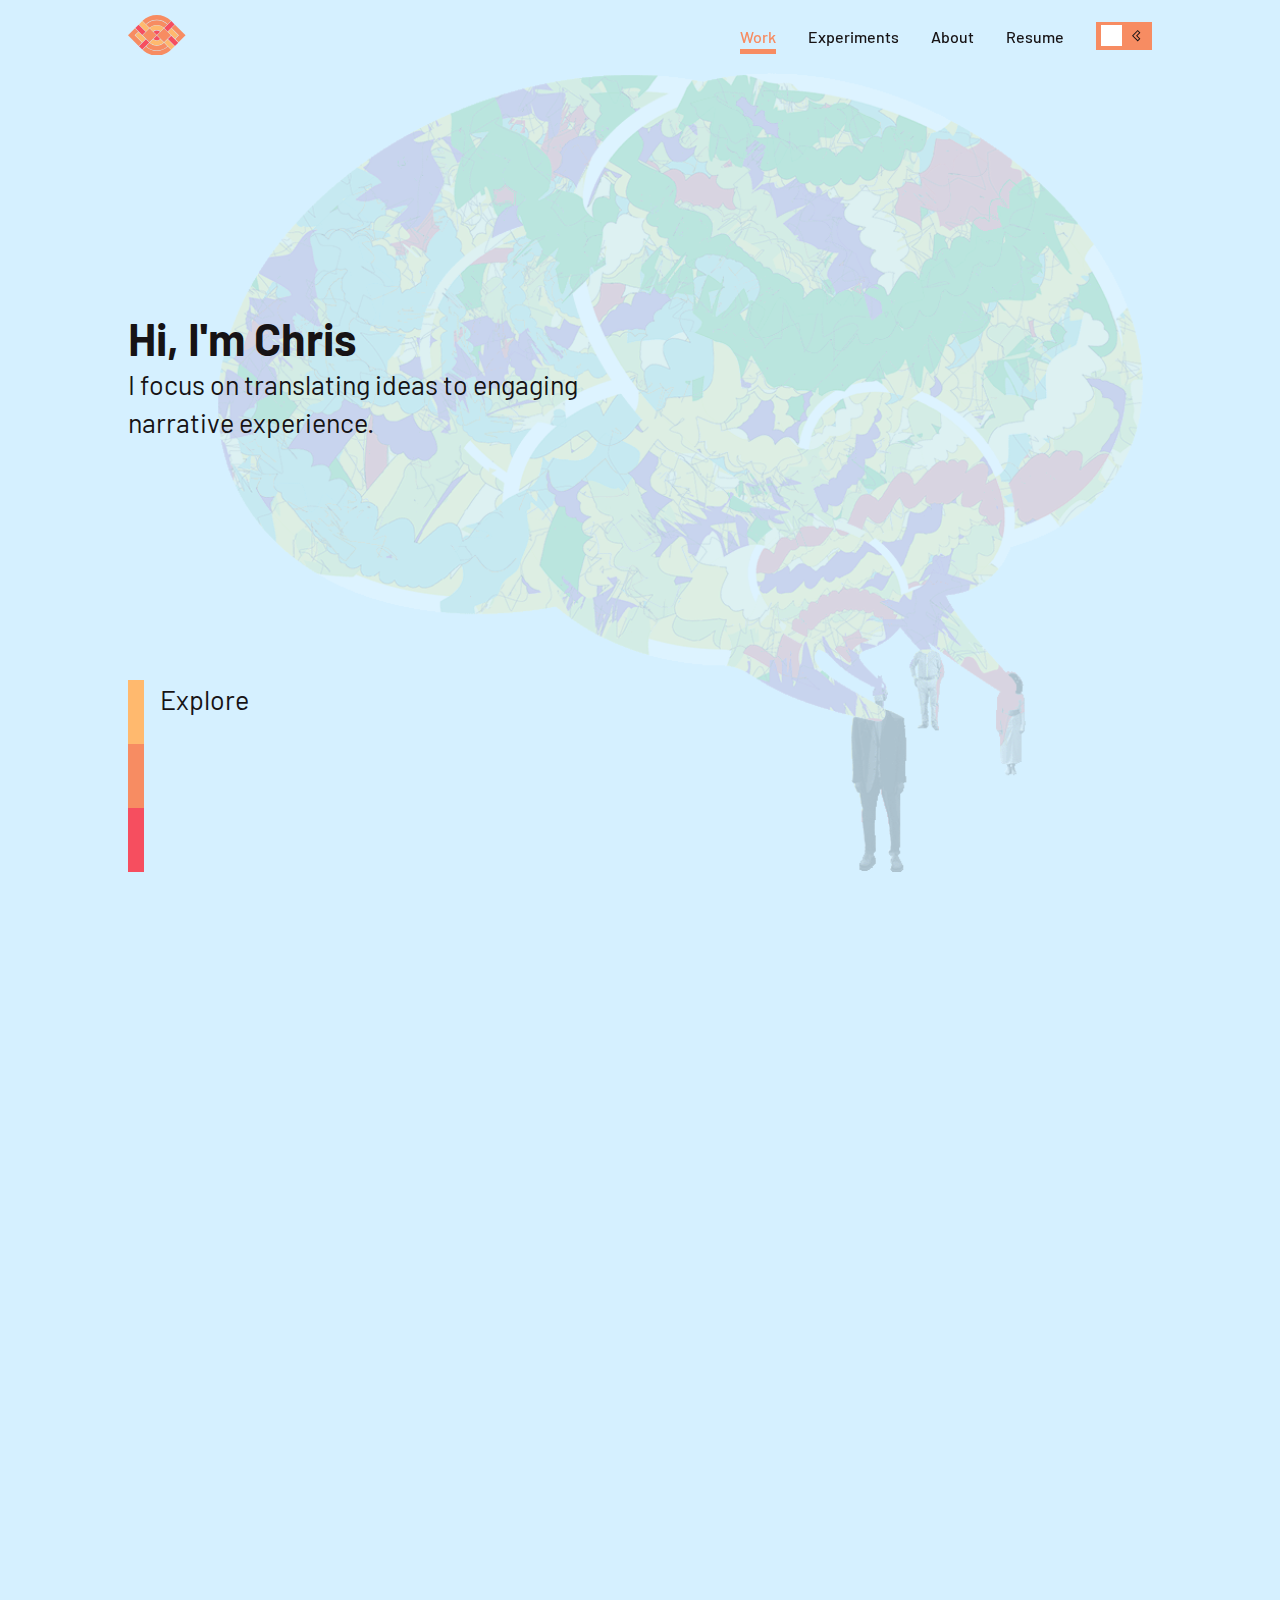
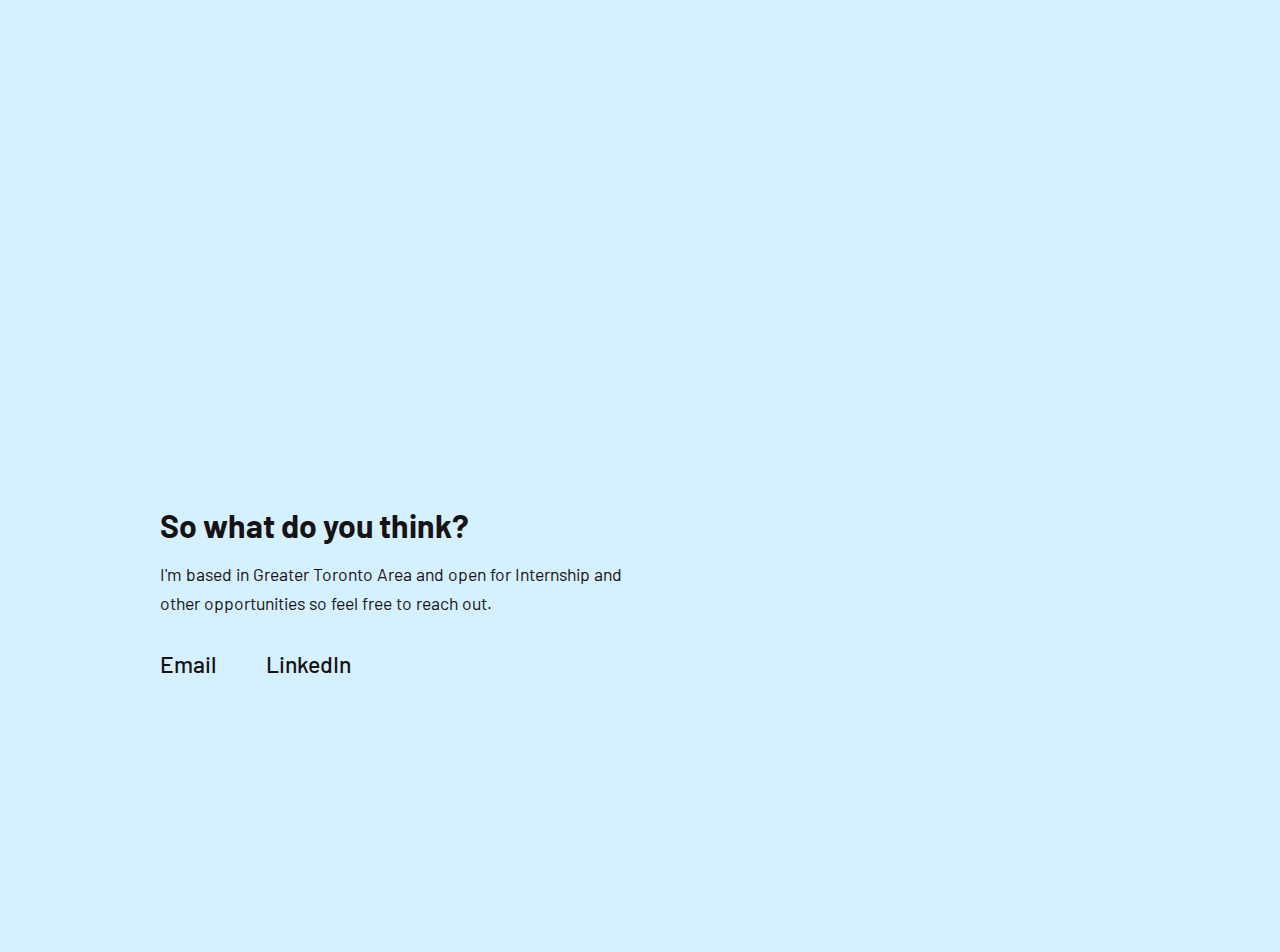
<file: index.html>
<!DOCTYPE html>
<html lang="en">

<head>
    <meta charset="utf-8">
    <meta name="viewport" content="width=device-width, initial-scale=1">
    <meta name="description" content="Hi, I'm Chris. I focus on translating ideas to engaging narrative experience.">
    <meta property="og:title" content="Chan Ik Chris Jung">
    <meta property="og:description"
        content="Hi, I'm Chris. I focus on translating ideas to engaging narrative experience.">
    <meta property="og:image" content="https://akachris.com/img/linkpreview.jpg">
    <meta name="author" content="Chan Ik Chris Jung">
    <link rel="stylesheet" type="text/css" href="css/style.css" />
    <link rel="stylesheet" href="https://unpkg.com/aos@next/dist/aos.css" />
    <link rel="icon" type="image/svg+xml" href="img/logo.svg">
    <link rel="shortcut icon" type="image/svg" href="img/logo.svg">
    <link rel="preconnect" href="https://fonts.googleapis.com">
    <link rel="preconnect" href="https://fonts.gstatic.com" crossorigin>
    <link
        href="https://fonts.googleapis.com/css2?family=Barlow:ital,wght@0,300;0,400;0,500;0,600;0,700;0,800;0,900;1,400;1,500;1,600;1,700;1,800;1,900&display=swap"
        rel="stylesheet">
    <title>aka Chris</title>
</head>

<body id="bglanding">
    <div class="container">
        <div id="bgnavbar"></div>
        <div id="navbar">
            <div id="homebutton">
                <a href="index.html">
                    <svg id="logo" xmlns="http://www.w3.org/2000/svg" viewbox="0 0 139.6787 98.6346">
                        <defs>
                            <style>
                                .cls-1 {
                                    fill: #f05060;
                                }

                                .cls-2 {
                                    fill: #f68c63;
                                }

                                .cls-3 {
                                    fill: #fcb86e;
                                }
                            </style>
                        </defs>
                        <g id="Layer_1-2">
                            <g id="eye">
                                <g id="highlight3">
                                    <path id="highlight3-2" class="cls-2"
                                        d="M52.2032,67.5425l-8.1317,8.1317c14.3342,13.956,37.2667,13.956,51.6008,0l-8.1317-8.1317c-9.8486,9.4737-25.4888,9.4737-35.3374,0Z" />
                                    <path id="highlight2-4" class="cls-2"
                                        d="M87.4755,31.0921l8.1317-8.1317c-14.3342-13.956-37.2667-13.956-51.6008,0l8.1317,8.1317c9.8486-9.4737,25.4888-9.4737,35.3374,0Z" />
                                    <path id="highlight3-3" class="cls-2"
                                        d="M43.3644,76.3814l-8.1317,8.1317c19.2089,18.8287,50.0696,18.8287,69.2785,0l-8.1317-8.1317c-14.7241,14.3457-38.291,14.3457-53.0151,0Z" />
                                    <rect id="highlight3-4" class="cls-2" x="40.3276" y="37.2911" width="23.9873"
                                        height="23.9873" transform="translate(50.1741 -22.5616) rotate(45)" />
                                    <polygon id="highlight3-5" class="cls-2"
                                        points="25.8047 75.094 33.9185 66.9801 16.2275 49.2892 25.0842 40.4326 16.9703 32.3187 0 49.2891 25.8047 75.094" />
                                    <path id="highlight3-6" class="cls-2"
                                        d="M96.3143,22.2533l8.1317-8.1317c-19.2089-18.8287-50.0696-18.8287-69.2785,0l8.1317,8.1317c14.7241-14.3457,38.291-14.3457,53.0151,0Z" />
                                    <rect id="highlight3-7" class="cls-2" x="75.3638" y="37.3562" width="23.9873"
                                        height="23.9873" transform="translate(114.2329 146.0165) rotate(-135)" />
                                    <polygon id="highlight3-8" class="cls-2"
                                        points="113.8741 23.5407 105.7602 31.6545 123.4512 49.3454 114.5946 58.2021 122.7084 66.3159 139.6787 49.3455 113.8741 23.5407" />
                                </g>
                                <g id="highlight2">
                                    <rect id="highlight2-2" class="cls-3" x="27.072" y="21.4503" width="23.9997"
                                        height="11.4747" transform="translate(30.6684 -19.6649) rotate(45)" />
                                    <rect id="highlight2-3" class="cls-3" x="18.2199" y="47.9713" width="23.9997"
                                        height="11.4747" transform="translate(46.8289 -5.6377) rotate(45)" />
                                    <rect id="highlight2-5" class="cls-3" x="88.607" y="65.7097" width="23.9997"
                                        height="11.4747" transform="translate(121.226 193.1075) rotate(-135)" />
                                    <rect id="highlight2-6" class="cls-3" x="97.4592" y="39.1887" width="23.9997"
                                        height="11.4747" transform="translate(155.0908 154.0927) rotate(-135)" />
                                    <path id="highlight2-7" class="cls-3"
                                        d="M61.051,58.6948l-8.1407,8.1407c9.4586,9.0841,24.4646,9.0841,33.9232,0l-8.1407-8.1407c-4.9694,4.6027-12.6725,4.6027-17.6418,0Z" />
                                    <path id="highlight2-8" class="cls-3"
                                        d="M78.6277,39.9399l8.1407-8.1407c-9.4586-9.0841-24.4646-9.0841-33.9232,0l8.1407,8.1407c4.9694-4.6027,12.6725-4.6027,17.6418,0Z" />
                                </g>
                                <g id="highlight1">
                                    <path id="highlight1-2" class="cls-1"
                                        d="M77.9857,57.9876l-8.1138-8.1138-8.1138,8.1138c4.5785,4.2135,11.6492,4.2135,16.2276,0Z" />
                                    <rect id="highlight1-3" class="cls-1" x="18.2287" y="30.2936" width="23.9997"
                                        height="11.4747" transform="translate(34.3314 -10.8216) rotate(45)" />
                                    <rect id="highlight1-4" class="cls-1" x="33.3194" y="59.3882" width="11.4873"
                                        height="23.9873" transform="translate(61.9159 -6.7145) rotate(45)" />
                                    <path id="highlight1-5" class="cls-1"
                                        d="M61.693,40.647l8.1138,8.1138,8.1138-8.1138c-4.5785-4.2135-11.6492-4.2135-16.2276,0Z" />
                                    <rect id="highlight1-6" class="cls-1" x="97.4503" y="56.8664" width="23.9997"
                                        height="11.4747" transform="translate(142.5756 184.2642) rotate(-135)" />
                                    <rect id="highlight1-7" class="cls-1" x="94.8721" y="15.2591" width="11.4873"
                                        height="23.9873" transform="translate(152.4912 117.6694) rotate(-135)" />
                                </g>
                            </g>
                        </g>
                    </svg>
                </a>
            </div>
            <ul class="menu">
                <li><a href="index.html" class="menulink menulink1">Work</a></li>
                <li><a href="experiments.html" class="menulink">Experiments</a></li>
                <li><a href="about.html" class="menulink">About</a></li>
                <li><a href="/download/Chris Jung Resume.pdf" target="_blank" class="menulink">Resume</a></li>
                <li>
                    <label class="darkmode-switch">
                        <input type="checkbox" id="darkmode" />
                        <span class="slider round">
                            <svg id="light" xmlns="http://www.w3.org/2000/svg" viewbox="0 0 137.9321 137.9326">
                                <defs>
                                    <style>
                                        .cls-1 {
                                            fill: #231f20;
                                        }
                                    </style>
                                </defs>
                                <g>
                                    <g>
                                        <path class="cls-5"
                                            d="M37.0811,68.9663l31.8848,31.8857,31.8857-31.8857-31.8857-31.8857-31.8848,31.8857Zm31.8848,17.7432l-17.7432-17.7432,17.7432-17.7432,17.7432,17.7432-17.7432,17.7432Z" />
                                        <rect class="cls-5" x="63.9658" width="10" height="29.7393" />
                                        <rect class="cls-5" x="25.714" y="15.8445" width="10.0003" height="29.7392"
                                            transform="translate(-12.7222 30.7141) rotate(-45)" />
                                        <rect class="cls-5" y="63.9663" width="29.7393" height="10" />
                                        <rect class="cls-5" x="15.8445" y="102.2183" width="29.7392" height="10.0003"
                                            transform="translate(-66.819 53.1217) rotate(-45)" />
                                        <rect class="cls-5" x="63.9658" y="108.1934" width="10" height="29.7393" />
                                        <rect class="cls-5" x="102.2179" y="92.3489" width="10.0003" height="29.7392"
                                            transform="translate(-44.4115 107.2182) rotate(-45)" />
                                        <rect class="cls-5" x="108.1929" y="63.9663" width="29.7393" height="10" />
                                        <rect class="cls-5" x="92.3484" y="25.714" width="29.7392" height="10.0003"
                                            transform="translate(9.6853 84.8105) rotate(-45)" />
                                    </g>
                                </g>
                            </svg>
                            <svg id="dark" xmlns="http://www.w3.org/2000/svg" viewbox="0 0 45.3687 61.7461">
                                <defs>
                                    <style>
                                        .cls-1 {
                                            fill: #231f20;
                                        }
                                    </style>
                                </defs>
                                <g>
                                    <path class="cls-5"
                                        d="M30.873,61.7461L0,30.873,30.873,0l14.4956,14.4956L28.9912,30.873l16.3774,16.3774-14.4956,14.4956ZM7.0713,30.873l23.8018,23.8018,7.4243-7.4243L21.9199,30.873,38.2974,14.4956l-7.4243-7.4243L7.0713,30.873Z" />
                                </g>
                            </svg>
                        </span>
                    </label>
                </li>
            </ul>
            <div class="hamburger">
                <span class="bar"></span>
                <span class="bar"></span>
                <span class="bar"></span>
            </div>
        </div>
        <div class="content">
            <div class="workpage">
                <div class="ctabg"></div>
                <div class="cta">
                    <div class="ctatext">
                        <h1>Hi, I'm Chris</h1>
                        <h3 class="ctawidth">I focus on translating ideas to engaging narrative experience.</h3>
                    </div>
                    <div>
                        <div class="line1 shade3">
                            <a href="#scrollto" class="menulink2">
                                <h3>Explore</h3>
                            </a>
                        </div>
                        <div class="line2 shade2"></div>
                        <div class="line3 shade1"></div>
                    </div>
                </div>
                <div id="scrollto" class="works">

                    <a href="reskale.html" target="_self" class="projectlink">
                        <div class="work" data-aos="fade-up" data-aos-easing="ease-in-out">
                            <div class="workimg workimg-animate reskalehover"></div>
                            <div class="worktext">
                                <div class="bug">
                                    <sup>Product Design</sup>
                                </div>
                                <h2>Re:skale</h2>
                                <div class="shade4">
                                    <div class="shade3"></div>
                                    <div class="shade2"></div>
                                    <div class="shade1"></div>
                                </div>
                                <p>Helping young women achieve financial wellbeing through customized rewards</p>
                            </div>
                            <div class="reskaletumbnail thumbheight"></div>
                        </div>
                    </a>

                    <a href="bookar.html" target="_self" class="projectlink">
                        <div class="work" data-aos="fade-up" data-aos-easing="ease-in-out">
                            <div class="workimg workimg-animate bookarhover"></div>
                            <div class="worktext">
                                <div class="bug">
                                    <sup>Visual Design</sup>
                                </div>
                                <h2>Book Cover (AR)</h2>
                                <div class="shade4">
                                    <div class="shade3"></div>
                                    <div class="shade2"></div>
                                    <div class="shade1"></div>
                                </div>
                                <p>Designing book cover with AR component that enhances the message</p>
                            </div>
                            <div class="bookartumbnail thumbheight"></div>
                        </div>
                    </a>

                    <a href="chatbot.html" target="_self" class="projectlink">
                        <div class="work" data-aos="fade-up" data-aos-easing="ease-in-out">
                            <div class="workimg workimg-animate chatbothover"></div>
                            <div class="worktext">
                                <div class="bug">
                                    <sup>Interaction Design</sup>
                                </div>
                                <h2>Audio Chatbot</h2>
                                <div class="shade4">
                                    <div class="shade3"></div>
                                    <div class="shade2"></div>
                                    <div class="shade1"></div>
                                </div>
                                <p>Exploring more personable audio chatbot</p>
                            </div>
                            <div class="chatbottumbnail thumbheight"></div>
                        </div>
                    </a>

                    <a href="sketchp5js.html" target="_self" class="projectlink">
                        <div class="work" data-aos="fade-up" data-aos-easing="ease-in-out">
                            <div class="workimg workimg-animate sketchhover"></div>
                            <div class="worktext">
                                <div class="bug">
                                    <sup>Design Exercise</sup>
                                </div>
                                <h2>Twizzlers Canvas</h2>
                                <div class="shade4">
                                    <div class="shade3"></div>
                                    <div class="shade2"></div>
                                    <div class="shade1"></div>
                                </div>
                                <p>Inspired by etch a sketch and powered by cherry Twizzler nibs!</p>
                            </div>
                            <div class="sketchtumbnail thumbheight"></div>
                        </div>
                    </a>

                </div>
            </div>
        </div>
        <div class="footer">
            <div class="contact">
                <h2>So what do you think?</h2>
                <p>I'm based in Greater Toronto Area and open for Internship and other opportunities so feel free to
                    reach out.</p>
                <div class="contactlink">
                    <a href="mailto:chanikjung@gmail.com" class="communication">Email</a>
                    <a href="https://www.linkedin.com/in/chanikjung" class="communication" target="_blank">LinkedIn</a>
                </div>
            </div>
        </div>
    </div>
    <script src="js/main.js" defer></script>
    <script src="https://unpkg.com/aos@next/dist/aos.js"></script>
    <script>
        AOS.init({
            duration: 250,
            anchorPlacement: 'center-bottom',
        });
    </script>
</body>

</html>
</file>
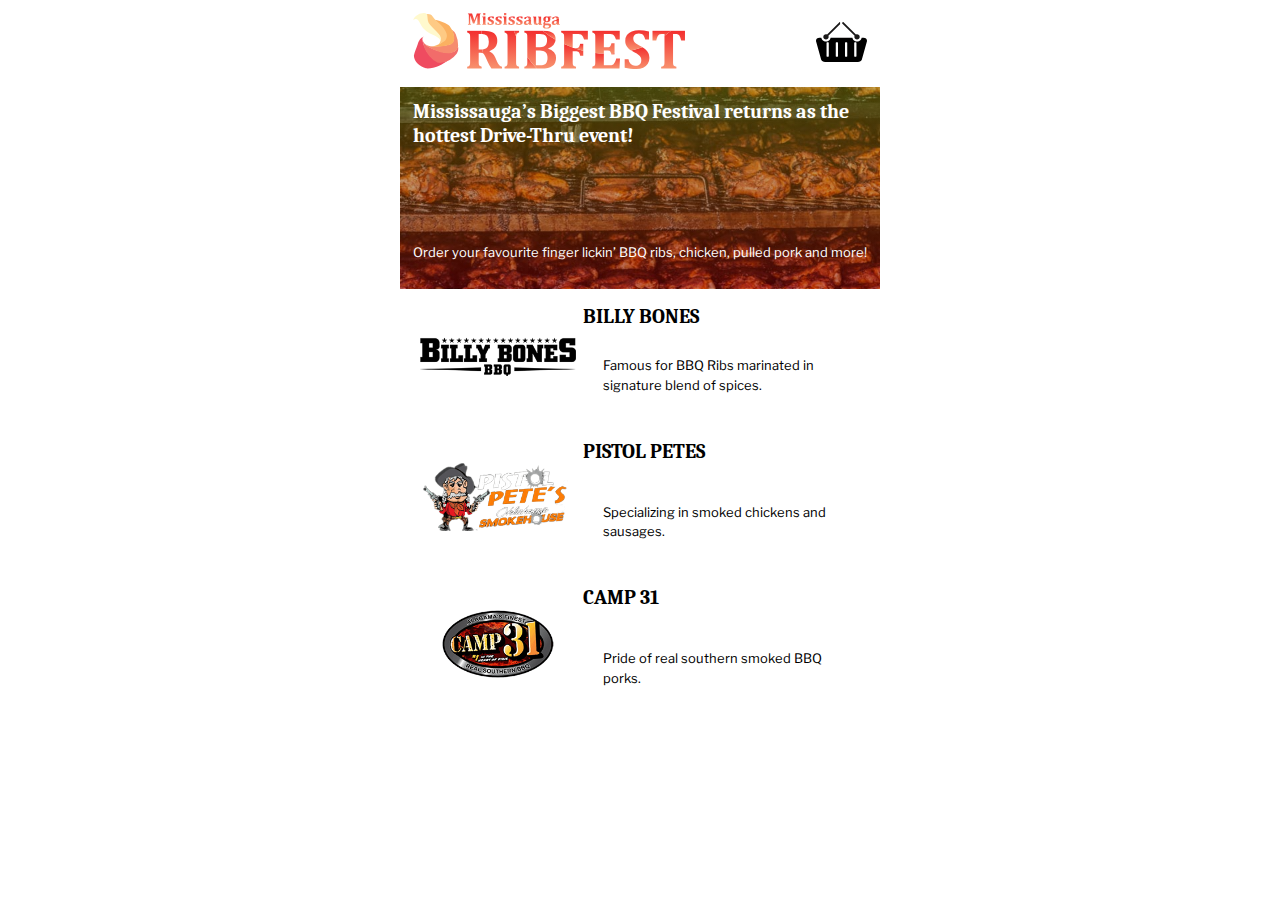
<file: rib/index.html>
<!DOCTYPE html>
<html lang="en">

<head>
    <meta charset="utf-8">
    <meta name="viewport" content="width=device-width, initial-scale=1.0">
    <title>RIB Fest</title>
    <link rel="stylesheet" href="css/design.css">
    <link rel="preconnect" href="https://fonts.gstatic.com">
    <link
        href="https://fonts.googleapis.com/css2?family=Caladea:ital,wght@0,700;1,700&family=Libre+Franklin:ital,wght@0,500;0,700;0,900;1,400;1,700;1,900&display=swap"
        rel="stylesheet">
</head>

<body>
    <div id="container">
        <div id="wrapper0">
            <div id="heading">
                <div id="title">
                    <img src="img/logo.svg">
                </div>
                <div id="navcart">
                    <div id="cartstat">
                        <p id="cartcount"></p>
                    </div>
                    <div id="cartbg">
                    </div>
                    <div id="sumup">
                        <img src="img/cart.svg">
                    </div>
                </div>
            </div>
            <div class="splash">
                <div id="welcome">
                    <h2>Mississauga’s Biggest BBQ Festival returns as the hottest Drive-Thru event!</h2>
                </div>
                <div>
                    <p>Order your favourite finger lickin’ BBQ ribs, chicken, pulled pork and more!</p>
                </div>
            </div>
            <div>
                <div class="menuitemv vendors" id="vendor1">
                    <div>
                        <img src="img/vendor1.png">
                    </div>
                    <div class="pad3">
                        <h2>BILLY&nbsp;BONES</h2>
                        <p>Famous for BBQ Ribs marinated in signature blend of spices.</p>
                    </div>
                </div>
                <div class="menuitemv vendors" id="vendor2">
                    <div>
                        <img src="img/vendor2.png">
                    </div>
                    <div class="pad3">
                        <h2>PISTOL&nbsp;PETES</h2>
                        <p>Specializing in smoked chickens and sausages.</p>
                    </div>
                </div>
                <div class="menuitemv vendors" id="vendor3">
                    <div>
                        <img src="img/vendor3.png">
                    </div>
                    <div class="pad3">
                        <h2>CAMP&nbsp;31</h2>
                        <p>Pride of real southern smoked BBQ porks.</p>
                    </div>
                </div>
            </div>
        </div>
        <div id="wrapper1">
            <div class="splash" id="vendorm">
                <div id="welcome2">
                    <button id="goback">X</button>
                </div>
            </div>
            <div id="menu">
                <div class="twocol pad">
                    <h1>Main Dish</h1>
                </div>
                <div class="menuitem btns" id="item1">
                    <div>
                        <img src="img/pulledpork.jpg">
                    </div>
                    <div>
                        <h3>Pulled Pork Sandwich</h3>
                    </div>
                    <div>
                        <p>w/ Beans Slaw</p>
                    </div>
                    <div>
                        <h3>$15</h3>
                    </div>
                </div>
                <div class="menuitem btns" id="item2">
                    <div>
                        <img src="img/2lbpulledpork.jpg">
                    </div>
                    <div>
                        <h3>2lb Pullled Pork </h3>
                    </div>
                    <div>
                        <p>w/ Beans Slaw &amp; Toasts</p>
                    </div>
                    <div>
                        <h3>$25</h3>
                    </div>
                </div>
                <div class="menuitem btns" id="item3">
                    <div>
                        <img src="img/halfrack.jpg">
                    </div>
                    <div>
                        <h3>Half Rack Ribs</h3>
                    </div>
                    <div>
                        <p>w/ Corn Slaw</p>
                    </div>
                    <div>
                        <h3>$20</h3>
                    </div>
                </div>
                <div class="menuitem btns" id="item4">
                    <div>
                        <img src="img/fullrack.jpg">
                    </div>
                    <div>
                        <h3>Full Rack Ribs</h3>
                    </div>
                    <div>
                        <p>w/ Corn Slaw</p>
                    </div>
                    <div>
                        <h3>$30</h3>
                    </div>
                </div>
                <div class="menuitem btns" id="item5">
                    <div>
                        <img src="img/3sausages.jpg">
                    </div>
                    <div>
                        <h3>3 Smoked Sausages</h3>
                    </div>
                    <div>
                        <p>w/ Coleslaw</p>
                    </div>
                    <div>
                        <h3>$15</h3>
                    </div>
                </div>
                <div class="menuitem btns" id="item6">
                    <div>
                        <img src="img/chicken.jpg">
                    </div>
                    <div>
                        <h3>Whole Chicken</h3>
                    </div>
                    <div>
                        <p>w/ Coleslaw</p>
                    </div>
                    <div>
                        <h3>$30</h3>
                    </div>
                </div>
            </div>
            <div id="specials">
                <div class="pad">
                    <h1>Specials</h1>
                </div>
                <div class="threecol menuitemh btns" id="special1">
                    <div>
                        <img src="img/speical1.jpg">
                    </div>
                    <div class="tworow">
                        <div>
                            <h2>Sampler Combo</h2>
                        </div>
                        <div>
                            <p>Assortment of Meat w/ sides</p>
                        </div>
                    </div>
                    <div class="sprice">
                        <h2>$50</h2>
                    </div>
                </div>
                <div class="threecol menuitemh btns" id="special2">
                    <div>
                        <img src="img/special2.jpg">
                    </div>
                    <div class="tworow">
                        <div>
                            <h2>Potbelly Combo</h2>
                        </div>
                        <div>
                            <p>Even more meat w/ sides</p>
                        </div>
                    </div>
                    <div class="sprice">
                        <h2>$80</h2>
                    </div>
                </div>
                <div class="threecol menuitemh btns" id="special3">
                    <div>
                        <img src="img/speical3.jpg">
                    </div>
                    <div class="tworow">
                        <div>
                            <h2>Carnivore Combo</h2>
                        </div>
                        <div>
                            <p>Feast on meat w/ sides</p>
                        </div>
                    </div>
                    <div class="sprice">
                        <h2>$120</h2>
                    </div>
                </div>
            </div>
            <div id="drink">
                <div class="pad">
                    <h1>Drink</h1>
                </div>
                <div class="threecol menuitemh btns" id="drink1">
                    <div>
                        <img src="img/drink.jpg">
                    </div>
                    <div class="tworow">
                        <div>
                            <h2>Coke</h2>
                        </div>
                        <div>
                            <p>Refreshing Drink</p>
                            <p>500ml</p>
                        </div>
                    </div>
                    <div class="sprice">
                        <h2>$2</h2>
                    </div>
                </div>
                <div class="threecol menuitemh btns" id="drink2">
                    <div>
                        <img src="img/drink.jpg">
                    </div>
                    <div class="tworow">
                        <div>
                            <h2>Diet Coke</h2>
                        </div>
                        <div>
                            <p>Refreshing Drink</p>
                            <p>500ml</p>
                        </div>
                    </div>
                    <div class="sprice">
                        <h2>$2</h2>
                    </div>
                </div>
                <div class="threecol menuitemh btns" id="drink3">
                    <div>
                        <img src="img/drink.jpg">
                    </div>
                    <div class="tworow">
                        <div>
                            <h2>Coke Zero</h2>
                        </div>
                        <div>
                            <p>Refreshing Drink</p>
                            <p>500ml</p>
                        </div>
                    </div>
                    <div class="sprice">
                        <h2>$2</h2>
                    </div>
                </div>
            </div>
            <div id="viewcartcontainer">
                <button id="viewcart">View Cart
                    <div id="itemcounter">0 items</div>
                    <div id="carttotalprice">$0</div>
                </button>
            </div>
        </div>
        <div id="wrapper2">
            <div class="detail">
                <div id="detailimg">
                    <button id="close">X</button>
                </div>
            </div>
            <div id="detaildesc">
                <div id="itemdesc">
                </div>
                <div>
                    <h2 id="itemprice"></h2>
                </div>
            </div>
            <div class="cartpanel">
                <div>
                    <button type="button" id="minus" class="addon">-</button>
                </div>
                <div>
                    <h2 id="counter">0</h2>
                </div>
                <div>
                    <button type="button" id="plus" class="addon">+</button>
                </div>
            </div>
            <div id="cartbuttoncontainer">
                <button id="cartbutton">Add to Cart</button>
            </div>
        </div>
        <div id="wrapper3">
            <div class="chekcout">
                <div class="pad2">
                    <button id="cartclose">X</button>
                </div>
                <div>
                    <h2>Cart</h2>
                </div>
            </div>
            <div id="summary">
                <h3>Order Summary</h3>
                <div class="ordersummary">
                    <div id="ordersummary">

                    </div>
                    <div id="orderprice">

                    </div>
                </div>
                <div class="addnotes">

                    <form>
                        <input type="text" placeholder="Add notes to your order..">
                    </form>
                </div>
                <br>
                <div class="viewcartmid">
                    <div class="schedule">
                        <h3>Schedule Pickup Time&nbsp;<svg class="dropdown" xmlns="http://www.w3.org/2000/svg"
                                width="28" height="28" viewbox="0 0 18 18">
                                <path d="M5 8l4 4 4-4z" />
                            </svg></h3>
                    </div>
                    <div>
                        <p class="droptext">2PM</p>
                    </div>
                    <br>
                    <div class="payment">
                        <h3>Select Payment&nbsp;<svg class="dropdown" xmlns="http://www.w3.org/2000/svg" width="28"
                                height="28" viewbox="0 0 18 18">
                                <path d="M5 8l4 4 4-4z" />
                            </svg></h3>
                    </div>
                    <div>
                        <p class="droptext">Credit Card</p>
                    </div>
                </div>
            </div>
            <div id="orderbuttoncontainer">
                <div id="total">
                    <div>
                        Total
                    </div>
                    <div>
                        <h1 id="totalpricehtml">$00</h1>
                    </div>
                </div>
                <button id="orderbutton">Place Order</button>
            </div>
        </div>
        <div id="wrapper4">
            <div class="chekcout2">
                <div>
                    <h2>Order Successful</h2>
                </div>
            </div>
            <div class="donemid">
                <div>
                    <h3>Thank you for your purchase!</h3>
                </div>
                <div>Order #13</div>
                <div>Your order will be ready by 2 pm. The app will notify you when order is ready to be picked up.
                </div>
                <div id="donecontainer">
                    <button id="done">Done</button>
                </div>
            </div>
        </div>
    </div>
    <script src="js/main.js"></script>
</body>

</html>
</file>
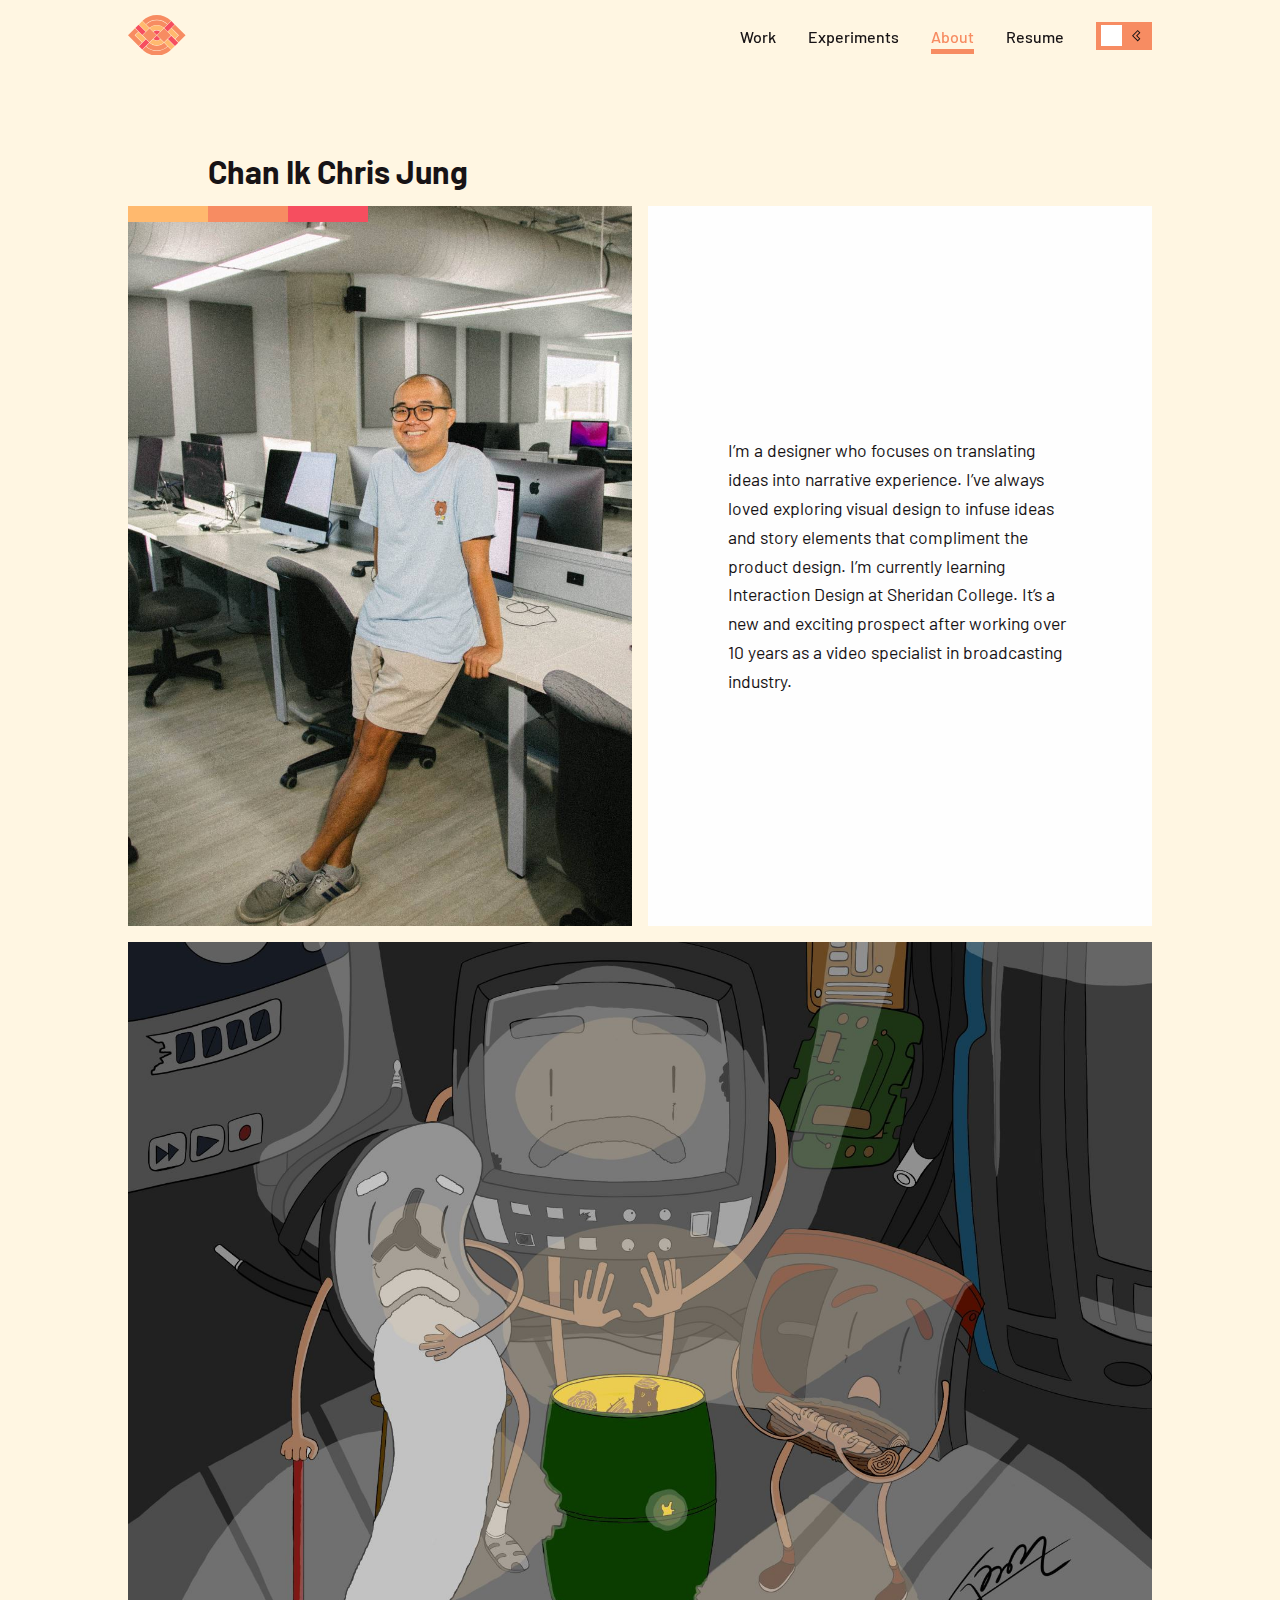
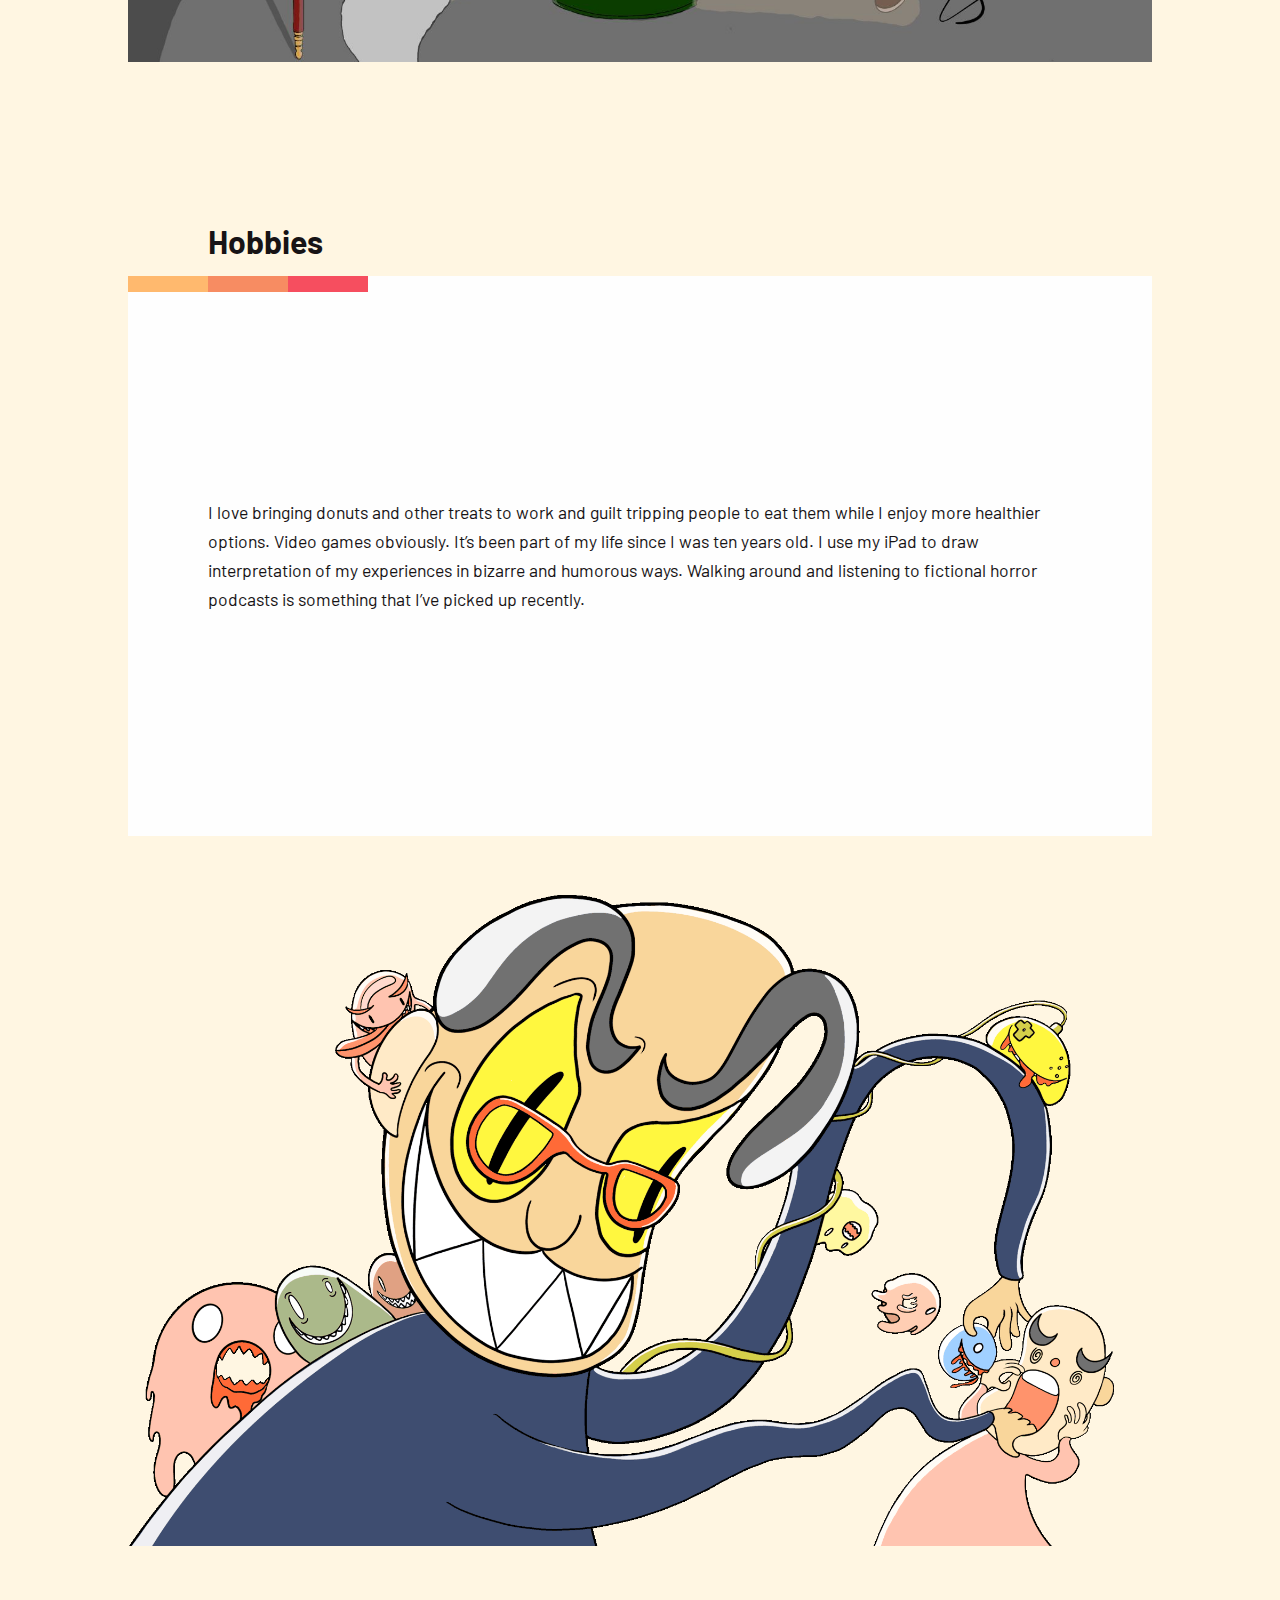
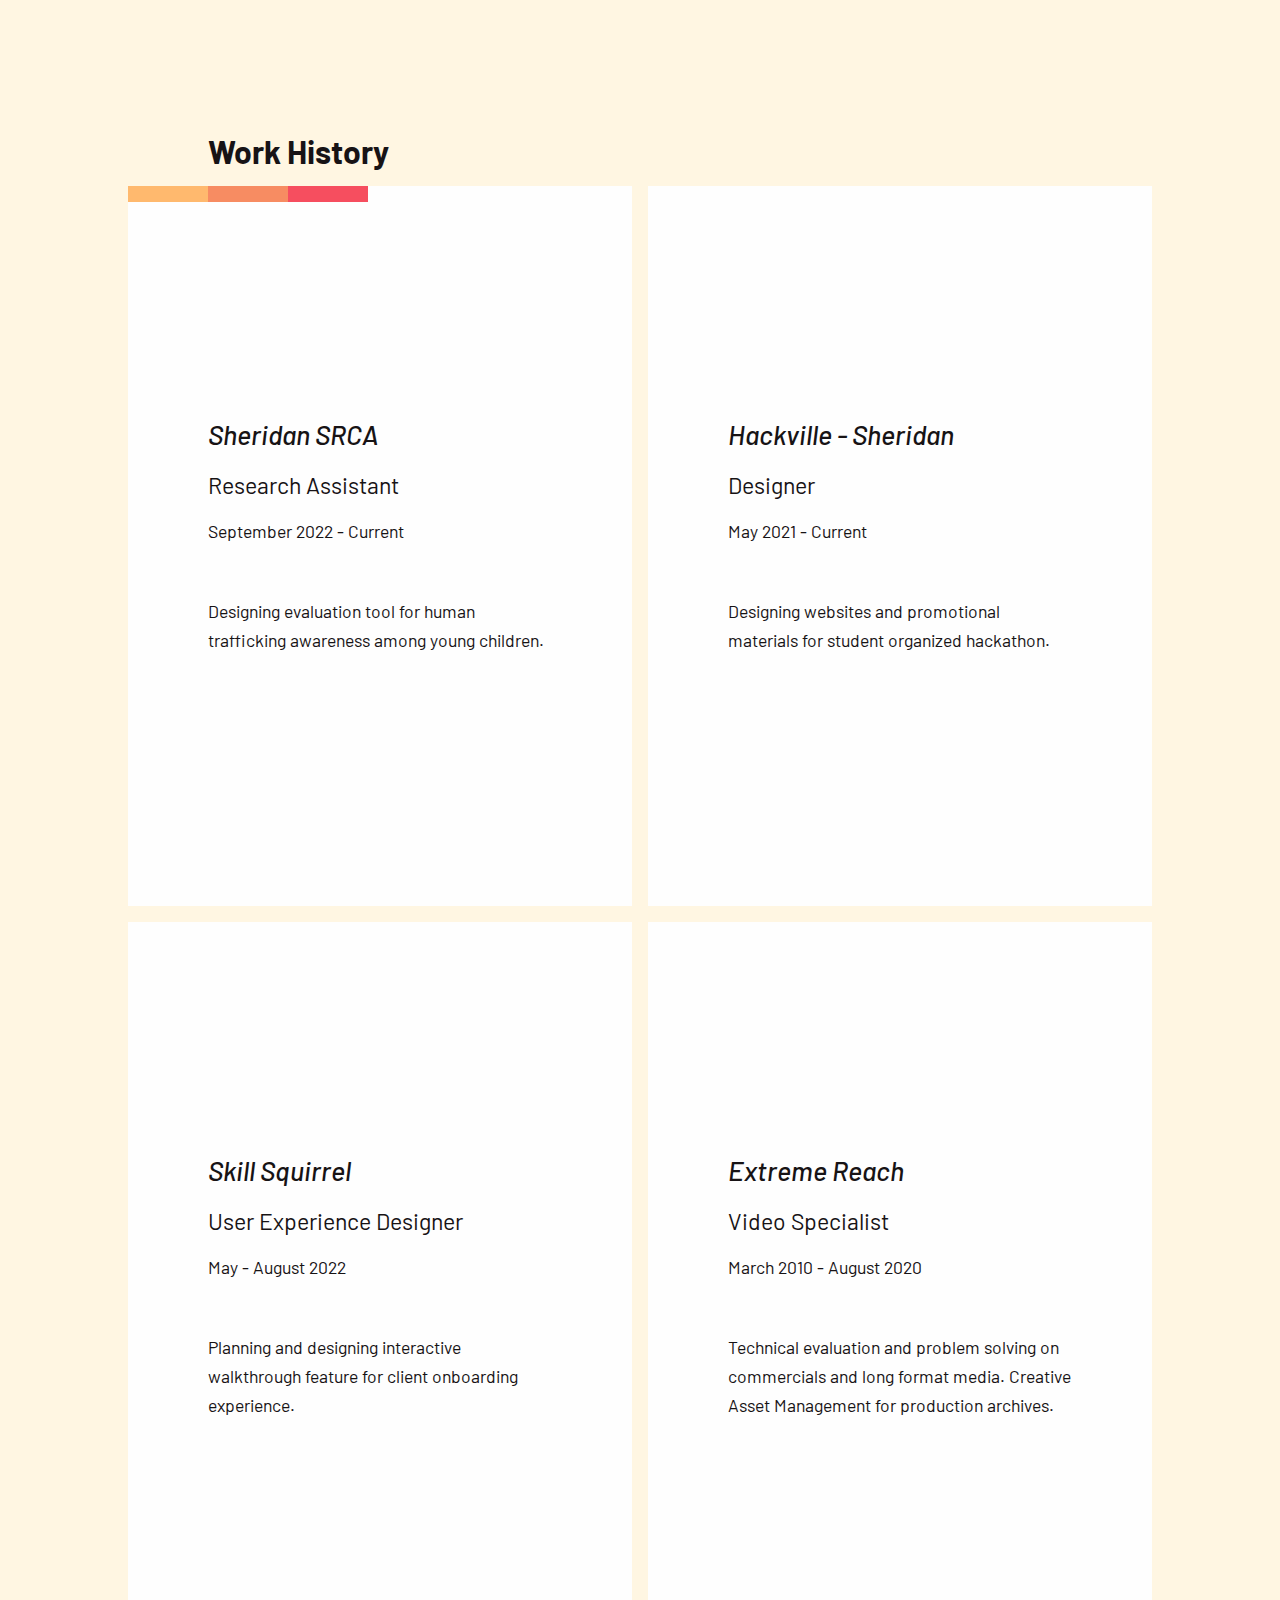
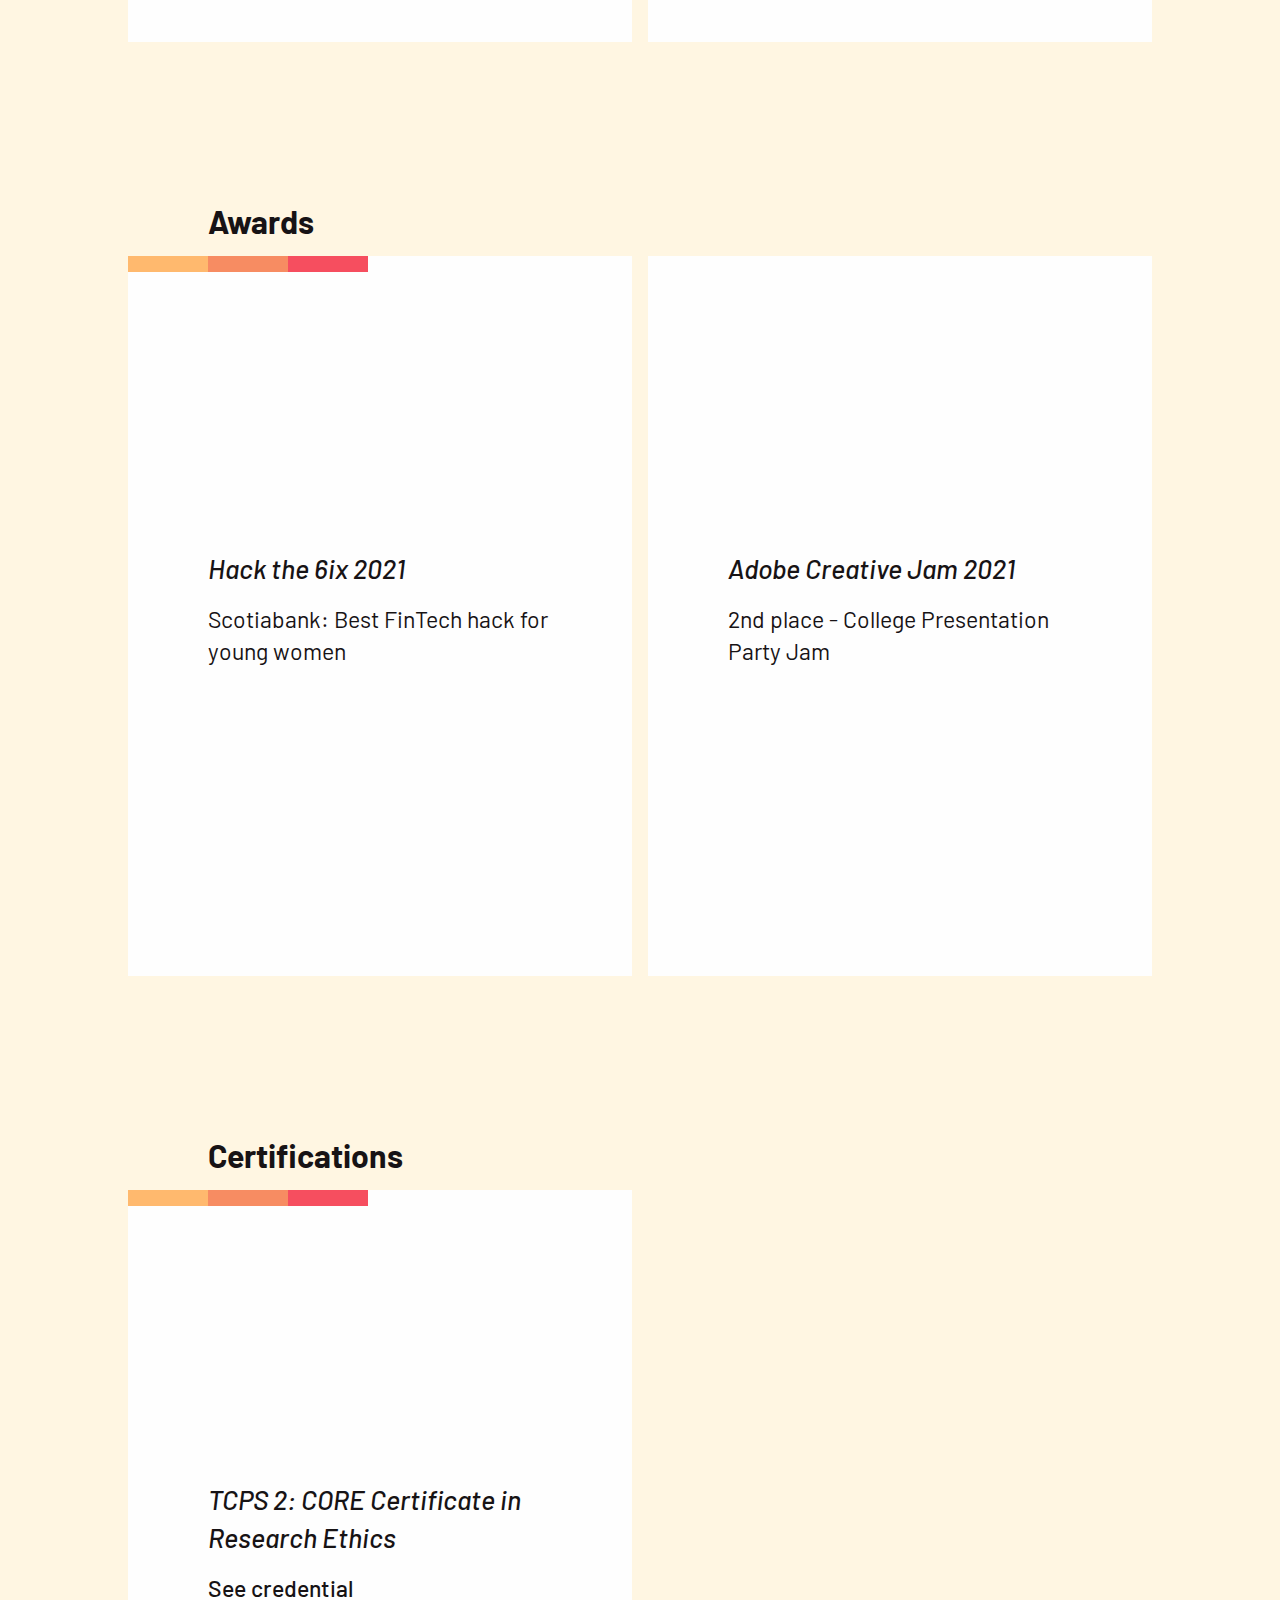
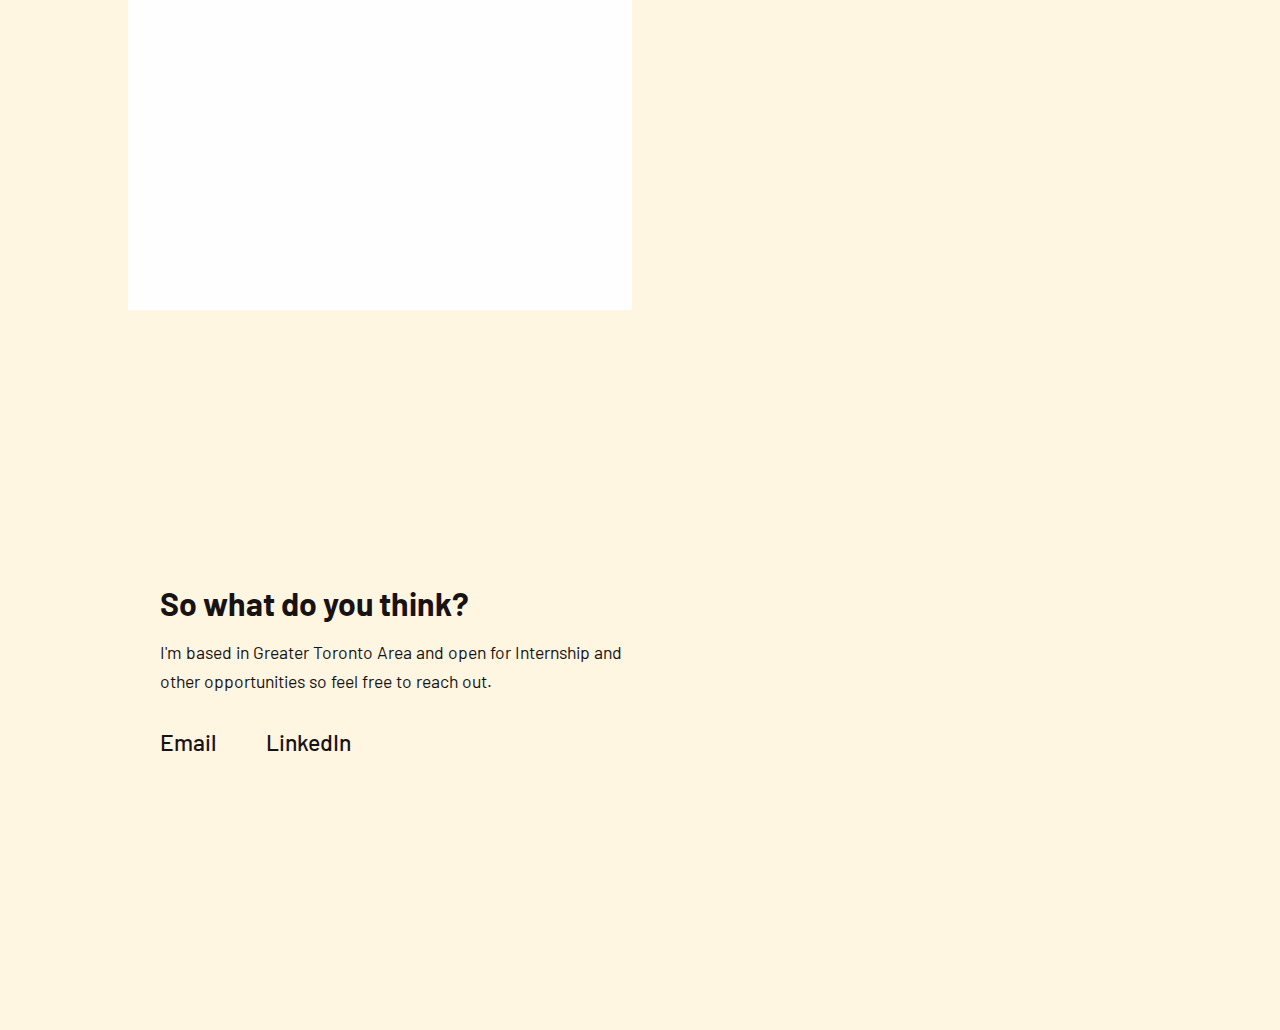
<file: about.html>
<!DOCTYPE html>
<html lang="en">

<head>
	<meta charset="utf-8">
	<meta name="viewport" content="width=device-width, initial-scale=1">
	<meta name="description" content="Hi, I'm Chris. I focus on translating ideas to engaging narrative experience.">
	<meta property="og:title" content="Chan Ik Chris Jung">
	<meta property="og:description"
		content="Hi, I'm Chris. I focus on translating ideas to engaging narrative experience.">
	<meta property="og:image" content="https://akachris.com/img/linkpreview.jpg">
	<meta name="author" content="Chan Ik Chris Jung">
	<link rel="stylesheet" type="text/css" href="css/style.css" />
	<link rel="stylesheet" href="https://unpkg.com/aos@next/dist/aos.css" />
	<link rel="icon" type="image/svg+xml" href="img/logo.svg">
	<link rel="shortcut icon" type="image/svg" href="img/logo.svg">
	<link rel="preconnect" href="https://fonts.googleapis.com">
	<link rel="preconnect" href="https://fonts.gstatic.com" crossorigin>
	<link
		href="https://fonts.googleapis.com/css2?family=Barlow:ital,wght@0,300;0,400;0,500;0,600;0,700;0,800;0,900;1,400;1,500;1,600;1,700;1,800;1,900&display=swap"
		rel="stylesheet">
	<title>aka Chris</title>
</head>

<body id="bgabout">
	<div class="project-container">
		<div id="bgnavbar"></div>
		<div id="navbar">
			<div id="homebutton">
				<a href="index.html">
					<svg id="logo" xmlns="http://www.w3.org/2000/svg" viewbox="0 0 139.6787 98.6346">
						<defs>
							<style>
								.cls-1 {
									fill: #f05060;
								}

								.cls-2 {
									fill: #f68c63;
								}

								.cls-3 {
									fill: #fcb86e;
								}
							</style>
						</defs>
						<g id="Layer_1-2">
							<g id="eye">
								<g id="highlight3">
									<path id="highlight3-2" class="cls-2"
										d="M52.2032,67.5425l-8.1317,8.1317c14.3342,13.956,37.2667,13.956,51.6008,0l-8.1317-8.1317c-9.8486,9.4737-25.4888,9.4737-35.3374,0Z" />
									<path id="highlight2-4" class="cls-2"
										d="M87.4755,31.0921l8.1317-8.1317c-14.3342-13.956-37.2667-13.956-51.6008,0l8.1317,8.1317c9.8486-9.4737,25.4888-9.4737,35.3374,0Z" />
									<path id="highlight3-3" class="cls-2"
										d="M43.3644,76.3814l-8.1317,8.1317c19.2089,18.8287,50.0696,18.8287,69.2785,0l-8.1317-8.1317c-14.7241,14.3457-38.291,14.3457-53.0151,0Z" />
									<rect id="highlight3-4" class="cls-2" x="40.3276" y="37.2911" width="23.9873" height="23.9873"
										transform="translate(50.1741 -22.5616) rotate(45)" />
									<polygon id="highlight3-5" class="cls-2"
										points="25.8047 75.094 33.9185 66.9801 16.2275 49.2892 25.0842 40.4326 16.9703 32.3187 0 49.2891 25.8047 75.094" />
									<path id="highlight3-6" class="cls-2"
										d="M96.3143,22.2533l8.1317-8.1317c-19.2089-18.8287-50.0696-18.8287-69.2785,0l8.1317,8.1317c14.7241-14.3457,38.291-14.3457,53.0151,0Z" />
									<rect id="highlight3-7" class="cls-2" x="75.3638" y="37.3562" width="23.9873" height="23.9873"
										transform="translate(114.2329 146.0165) rotate(-135)" />
									<polygon id="highlight3-8" class="cls-2"
										points="113.8741 23.5407 105.7602 31.6545 123.4512 49.3454 114.5946 58.2021 122.7084 66.3159 139.6787 49.3455 113.8741 23.5407" />
								</g>
								<g id="highlight2">
									<rect id="highlight2-2" class="cls-3" x="27.072" y="21.4503" width="23.9997" height="11.4747"
										transform="translate(30.6684 -19.6649) rotate(45)" />
									<rect id="highlight2-3" class="cls-3" x="18.2199" y="47.9713" width="23.9997" height="11.4747"
										transform="translate(46.8289 -5.6377) rotate(45)" />
									<rect id="highlight2-5" class="cls-3" x="88.607" y="65.7097" width="23.9997" height="11.4747"
										transform="translate(121.226 193.1075) rotate(-135)" />
									<rect id="highlight2-6" class="cls-3" x="97.4592" y="39.1887" width="23.9997" height="11.4747"
										transform="translate(155.0908 154.0927) rotate(-135)" />
									<path id="highlight2-7" class="cls-3"
										d="M61.051,58.6948l-8.1407,8.1407c9.4586,9.0841,24.4646,9.0841,33.9232,0l-8.1407-8.1407c-4.9694,4.6027-12.6725,4.6027-17.6418,0Z" />
									<path id="highlight2-8" class="cls-3"
										d="M78.6277,39.9399l8.1407-8.1407c-9.4586-9.0841-24.4646-9.0841-33.9232,0l8.1407,8.1407c4.9694-4.6027,12.6725-4.6027,17.6418,0Z" />
								</g>
								<g id="highlight1">
									<path id="highlight1-2" class="cls-1"
										d="M77.9857,57.9876l-8.1138-8.1138-8.1138,8.1138c4.5785,4.2135,11.6492,4.2135,16.2276,0Z" />
									<rect id="highlight1-3" class="cls-1" x="18.2287" y="30.2936" width="23.9997" height="11.4747"
										transform="translate(34.3314 -10.8216) rotate(45)" />
									<rect id="highlight1-4" class="cls-1" x="33.3194" y="59.3882" width="11.4873" height="23.9873"
										transform="translate(61.9159 -6.7145) rotate(45)" />
									<path id="highlight1-5" class="cls-1"
										d="M61.693,40.647l8.1138,8.1138,8.1138-8.1138c-4.5785-4.2135-11.6492-4.2135-16.2276,0Z" />
									<rect id="highlight1-6" class="cls-1" x="97.4503" y="56.8664" width="23.9997" height="11.4747"
										transform="translate(142.5756 184.2642) rotate(-135)" />
									<rect id="highlight1-7" class="cls-1" x="94.8721" y="15.2591" width="11.4873" height="23.9873"
										transform="translate(152.4912 117.6694) rotate(-135)" />
								</g>
							</g>
						</g>
					</svg>
				</a>
			</div>
			<ul class="menu">
				<li><a href="index.html" class="menulink">Work</a></li>
				<li><a href="experiments.html" class="menulink">Experiments</a></li>
				<li><a href="about.html" class="menulink menulink1">About</a></li>
				<li><a href="/download/Chris Jung Resume.pdf" target="_blank" class="menulink">Resume</a></li>
				<li>
					<label class="darkmode-switch">
						<input type="checkbox" id="darkmode" />
						<span class="slider round">
							<svg id="light" xmlns="http://www.w3.org/2000/svg" viewbox="0 0 137.9321 137.9326">
								<defs>
									<style>
										.cls-1 {
											fill: #231f20;
										}
									</style>
								</defs>
								<g>
									<g>
										<path class="cls-5"
											d="M37.0811,68.9663l31.8848,31.8857,31.8857-31.8857-31.8857-31.8857-31.8848,31.8857Zm31.8848,17.7432l-17.7432-17.7432,17.7432-17.7432,17.7432,17.7432-17.7432,17.7432Z" />
										<rect class="cls-5" x="63.9658" width="10" height="29.7393" />
										<rect class="cls-5" x="25.714" y="15.8445" width="10.0003" height="29.7392"
											transform="translate(-12.7222 30.7141) rotate(-45)" />
										<rect class="cls-5" y="63.9663" width="29.7393" height="10" />
										<rect class="cls-5" x="15.8445" y="102.2183" width="29.7392" height="10.0003"
											transform="translate(-66.819 53.1217) rotate(-45)" />
										<rect class="cls-5" x="63.9658" y="108.1934" width="10" height="29.7393" />
										<rect class="cls-5" x="102.2179" y="92.3489" width="10.0003" height="29.7392"
											transform="translate(-44.4115 107.2182) rotate(-45)" />
										<rect class="cls-5" x="108.1929" y="63.9663" width="29.7393" height="10" />
										<rect class="cls-5" x="92.3484" y="25.714" width="29.7392" height="10.0003"
											transform="translate(9.6853 84.8105) rotate(-45)" />
									</g>
								</g>
							</svg>
							<svg id="dark" xmlns="http://www.w3.org/2000/svg" viewbox="0 0 45.3687 61.7461">
								<defs>
									<style>
										.cls-1 {
											fill: #231f20;
										}
									</style>
								</defs>
								<g>
									<path class="cls-5"
										d="M30.873,61.7461L0,30.873,30.873,0l14.4956,14.4956L28.9912,30.873l16.3774,16.3774-14.4956,14.4956ZM7.0713,30.873l23.8018,23.8018,7.4243-7.4243L21.9199,30.873,38.2974,14.4956l-7.4243-7.4243L7.0713,30.873Z" />
								</g>
							</svg>
						</span>
					</label>
				</li>
			</ul>
			<div class="hamburger">
				<span class="bar"></span>
				<span class="bar"></span>
				<span class="bar"></span>
			</div>
		</div>
		<div class="content">
			<div class="aboutpage">
				<div id="scrollto" class="works">
					<div class="worktitle1">
						<h2>Chan Ik Chris Jung</h2>
					</div>
					<div class="projectgallery1">
						<div class="projectcontent1">
							<div class="shade5">
								<div class="shade3"></div>
								<div class="shade2"></div>
								<div class="shade1"></div>
							</div>
							<div class="about1 projectbodyorder"></div>
						</div>
						<div class="projectbody">
							<p>I’m a designer who focuses on translating ideas into narrative experience. I’ve always loved exploring
								visual design to infuse ideas and story elements that compliment the product design. I’m currently
								learning Interaction Design at Sheridan College. It’s a new and exciting prospect after working over 10
								years as a video specialist in broadcasting industry.</p>
						</div>
					</div>
					<div class="projectgallery2">
						<div class="about2"></div>
					</div>
					<div class="worktitle">
						<h2>Hobbies</h2>
					</div>
					<div class="projectcontent">
						<div class="shade5">
							<div class="shade3"></div>
							<div class="shade2"></div>
							<div class="shade1"></div>
						</div>
						<div class="projectbody projectbodyorder">
							<p>I love bringing donuts and other treats to work and guilt tripping people to eat them while I enjoy
								more healthier options. Video games obviously. It’s been part of my life since I was ten years old. I
								use my iPad
								to draw interpretation of my experiences in bizarre and humorous ways. Walking around and listening to
								fictional horror podcasts is something that I’ve picked up recently.</p>
						</div>
					</div>
					<div class="projectgallery2">
						<div class="about3"></div>
					</div>
					<div class="worktitle">
						<h2>Work History</h2>
					</div>
					<div class="projectgallery1">
						<div class="projectcontent1">
							<div class="shade5">
								<div class="shade3"></div>
								<div class="shade2"></div>
								<div class="shade1"></div>
							</div>
							<div class="projectbody1 projectbodyorder">
								<h3><i>Sheridan SRCA</i></h3>
								<h5>Research Assistant</h5>
								<p>September 2022 - Current</p>
								<p>Designing evaluation tool for human trafficking awareness among young children.</p>
							</div>
						</div>
						<div class="projectbody1">
							<h3><i>Hackville - Sheridan</i></h3>
							<h5>Designer</h5>
							<p>May 2021 - Current</p>
							<p>Designing websites and promotional materials for student organized hackathon.</p>
						</div>
						<div class="projectbody1">
							<h3><i>Skill Squirrel</i></h3>
							<h5>User Experience Designer</h5>
							<p>May - August 2022</p>
							<p>Planning and designing interactive walkthrough feature for client onboarding experience.</p>
						</div>
						<div class="projectbody1">
							<h3><i>Extreme Reach</i></h3>
							<h5>Video Specialist</h5>
							<p>March 2010 - August 2020</p>
							<p>Technical evaluation and problem solving on commercials and long format media. Creative Asset
								Management for production archives.</p>
						</div>
					</div>
					<div class="worktitle">
						<h2>Awards</h2>
					</div>
					<div class="projectgallery1">
						<div class="projectcontent1">
							<div class="shade5">
								<div class="shade3"></div>
								<div class="shade2"></div>
								<div class="shade1"></div>
							</div>
							<div class="projectbody1 projectbodyorder">
								<h3><i>Hack the 6ix 2021</i></h3>
								<h5>Scotiabank: Best FinTech hack for young women</h5>
							</div>
						</div>
						<div class="projectbody1">
							<h3><i>Adobe Creative Jam 2021</i></h3>
							<h5>2nd place - College Presentation Party Jam</h5>
						</div>
					</div>
					<div class="worktitle">
						<h2>Certifications</h2>
					</div>
					<div class="projectgallery1">
						<div class="projectcontent1">
							<div class="shade5">
								<div class="shade3"></div>
								<div class="shade2"></div>
								<div class="shade1"></div>
							</div>
							<div class="projectbody1 projectbodyorder">
								<h3><i>TCPS 2: CORE Certificate in Research Ethics</i></h3>
								<h5><a href="https://drive.google.com/file/d/1dQeGtapF_4GK3xTcIZBSYLBc-oEQPyGr/view" target="_blank"
										class="menulink">See credential</a></h5>
							</div>
						</div>
					</div>
				</div>
			</div>
		</div>
		<div class="footer">
			<div class="contact">
				<h2>So what do you think?</h2>
				<p>I'm based in Greater Toronto Area and open for Internship and other opportunities so feel free to reach out.
				</p>
				<div class="contactlink">
					<a href="mailto:chanikjung@gmail.com" class="communication">Email</a>
					<a href="https://www.linkedin.com/in/chanikjung" class="communication" target="_blank">LinkedIn</a>
				</div>
			</div>
		</div>
	</div>
	<script src="js/main.js"></script>
	<script src="https://unpkg.com/aos@next/dist/aos.js"></script>
	<script>
		AOS.init({
			duration: 250,
			anchorPlacement: 'center-bottom',
		});
	</script>
</body>

</html>
</file>
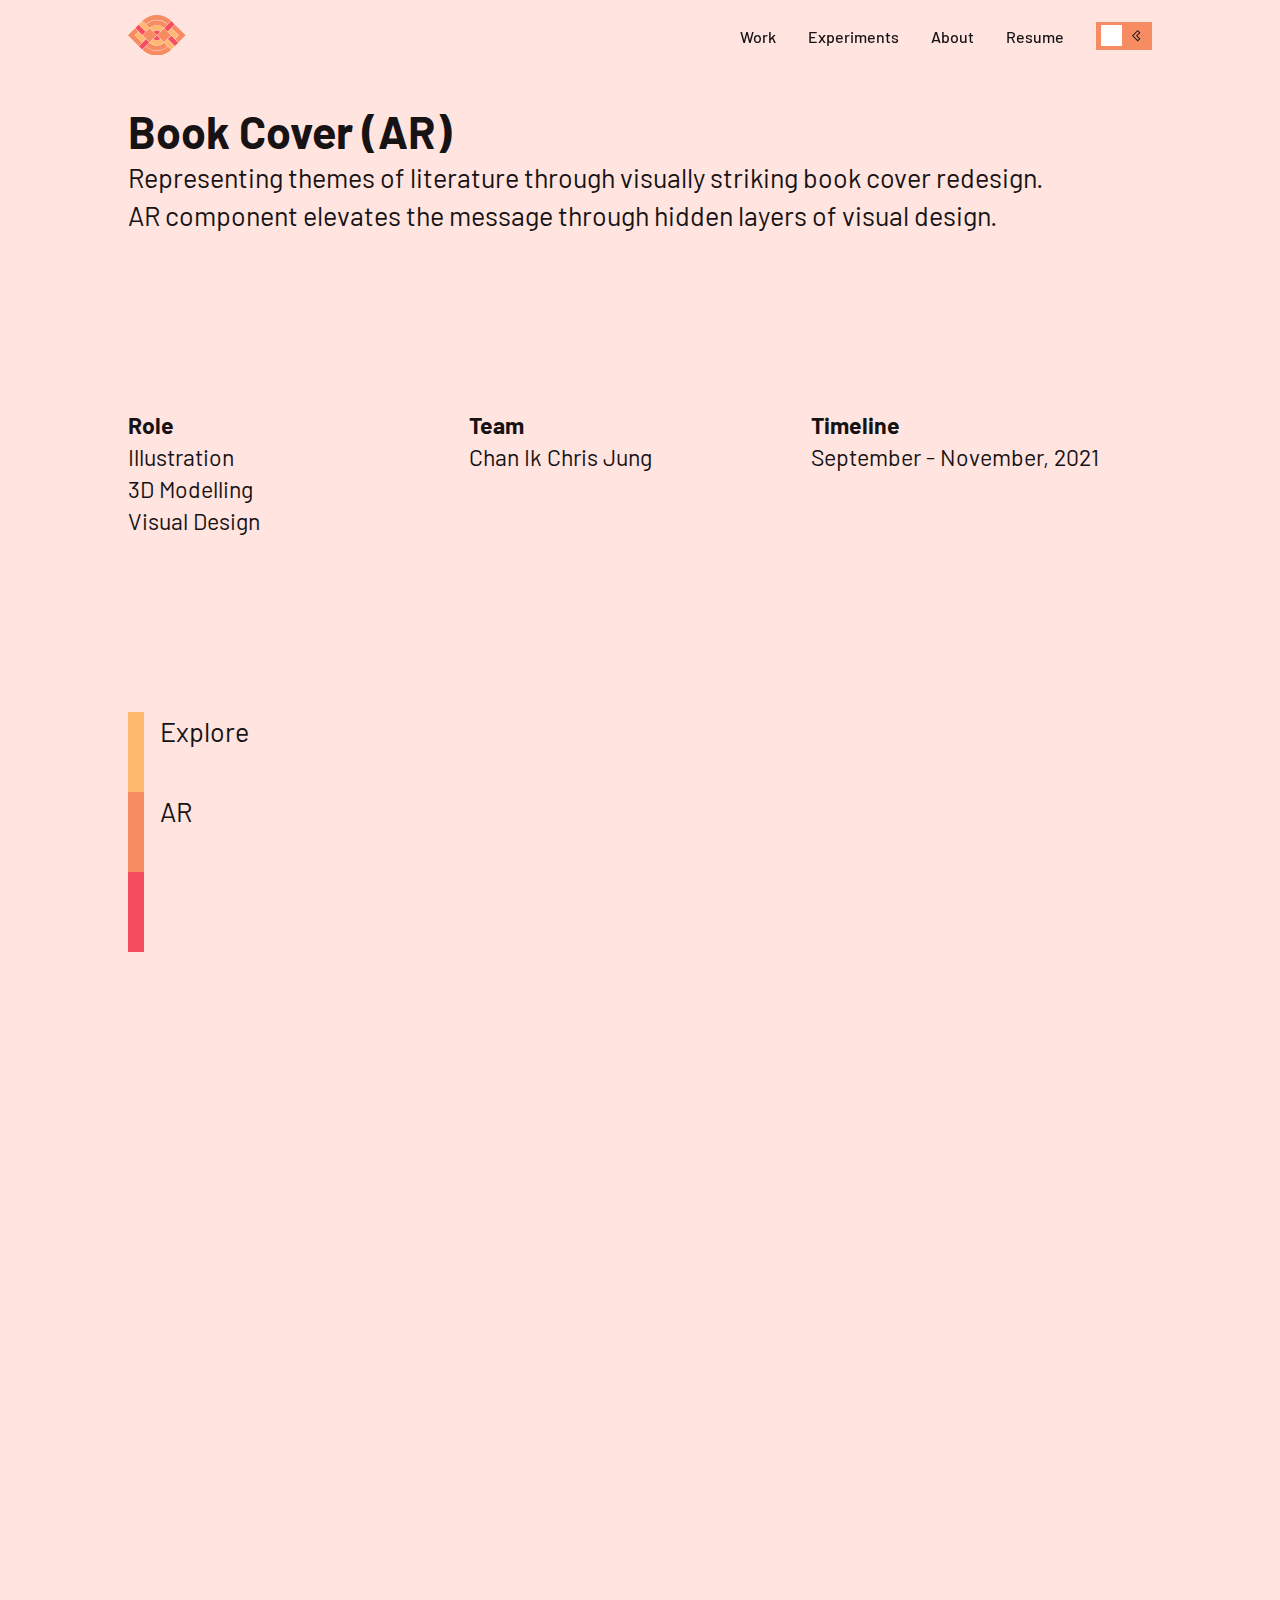
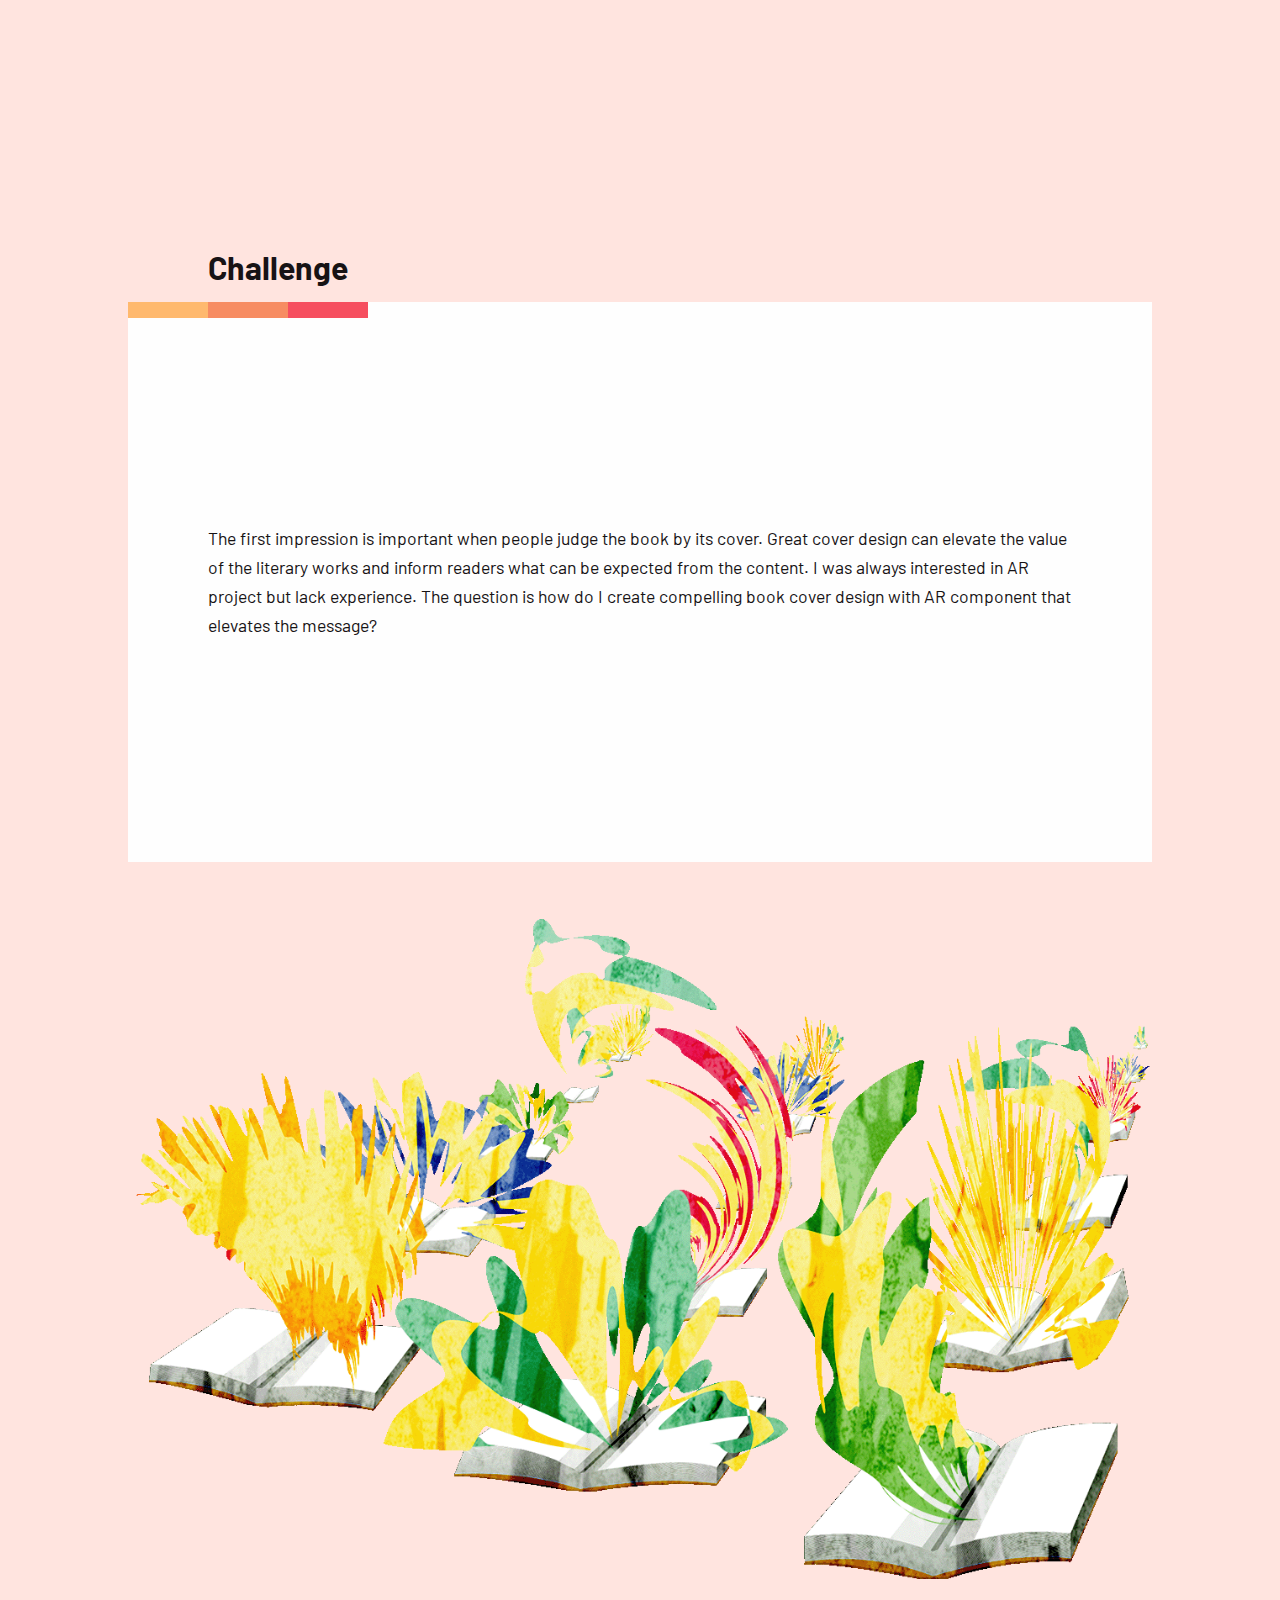
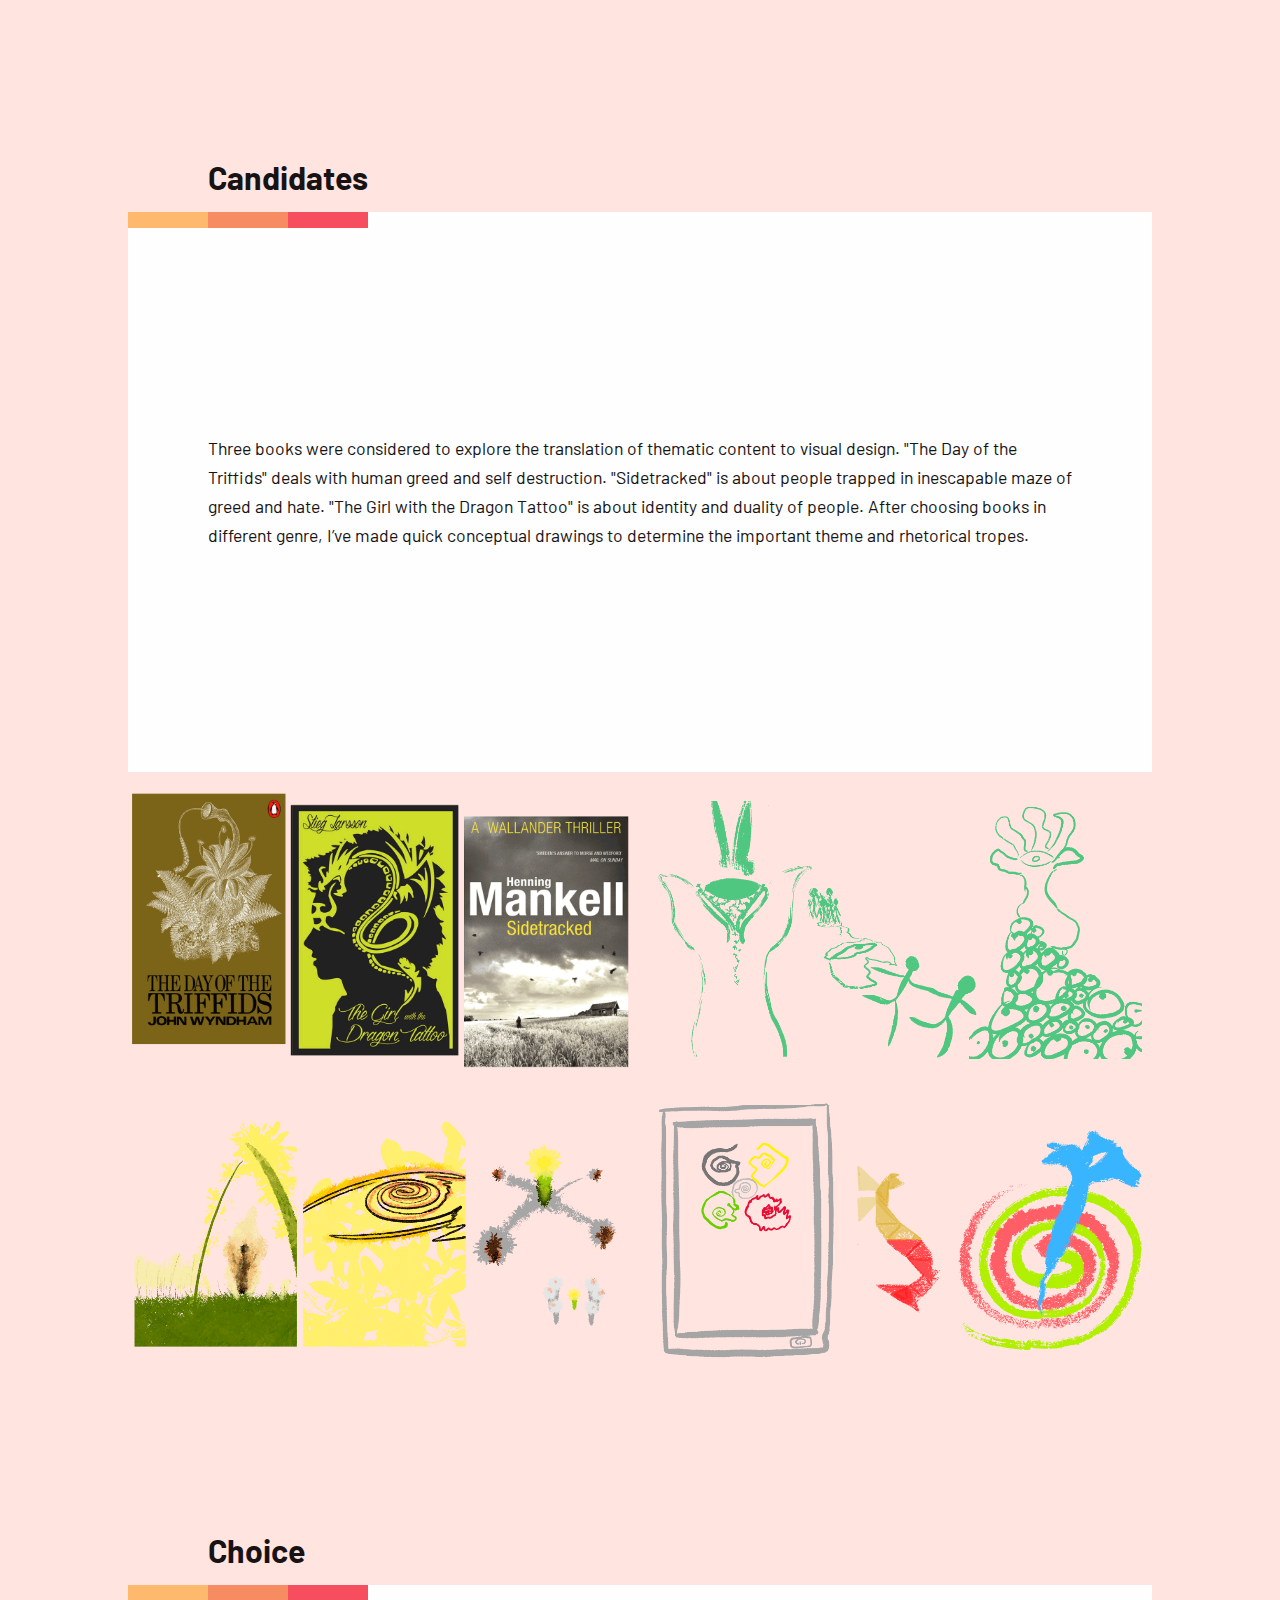
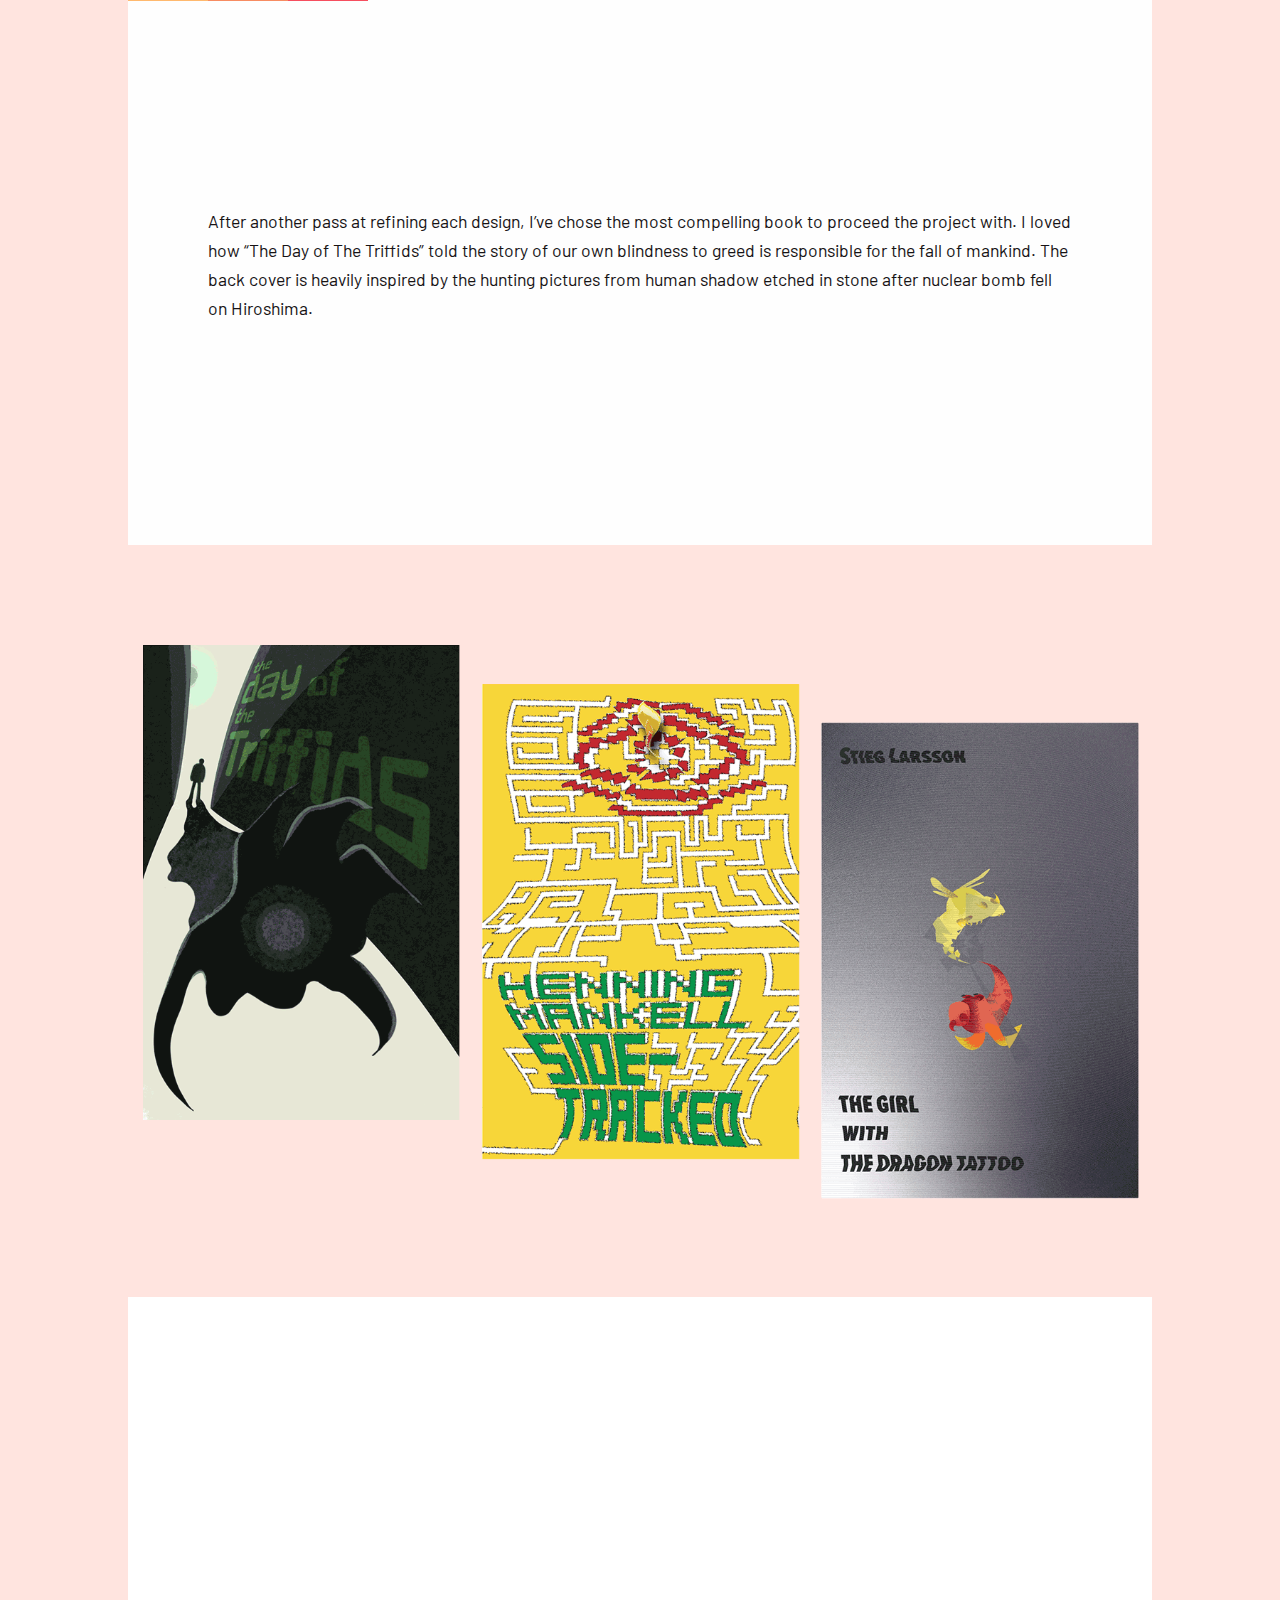
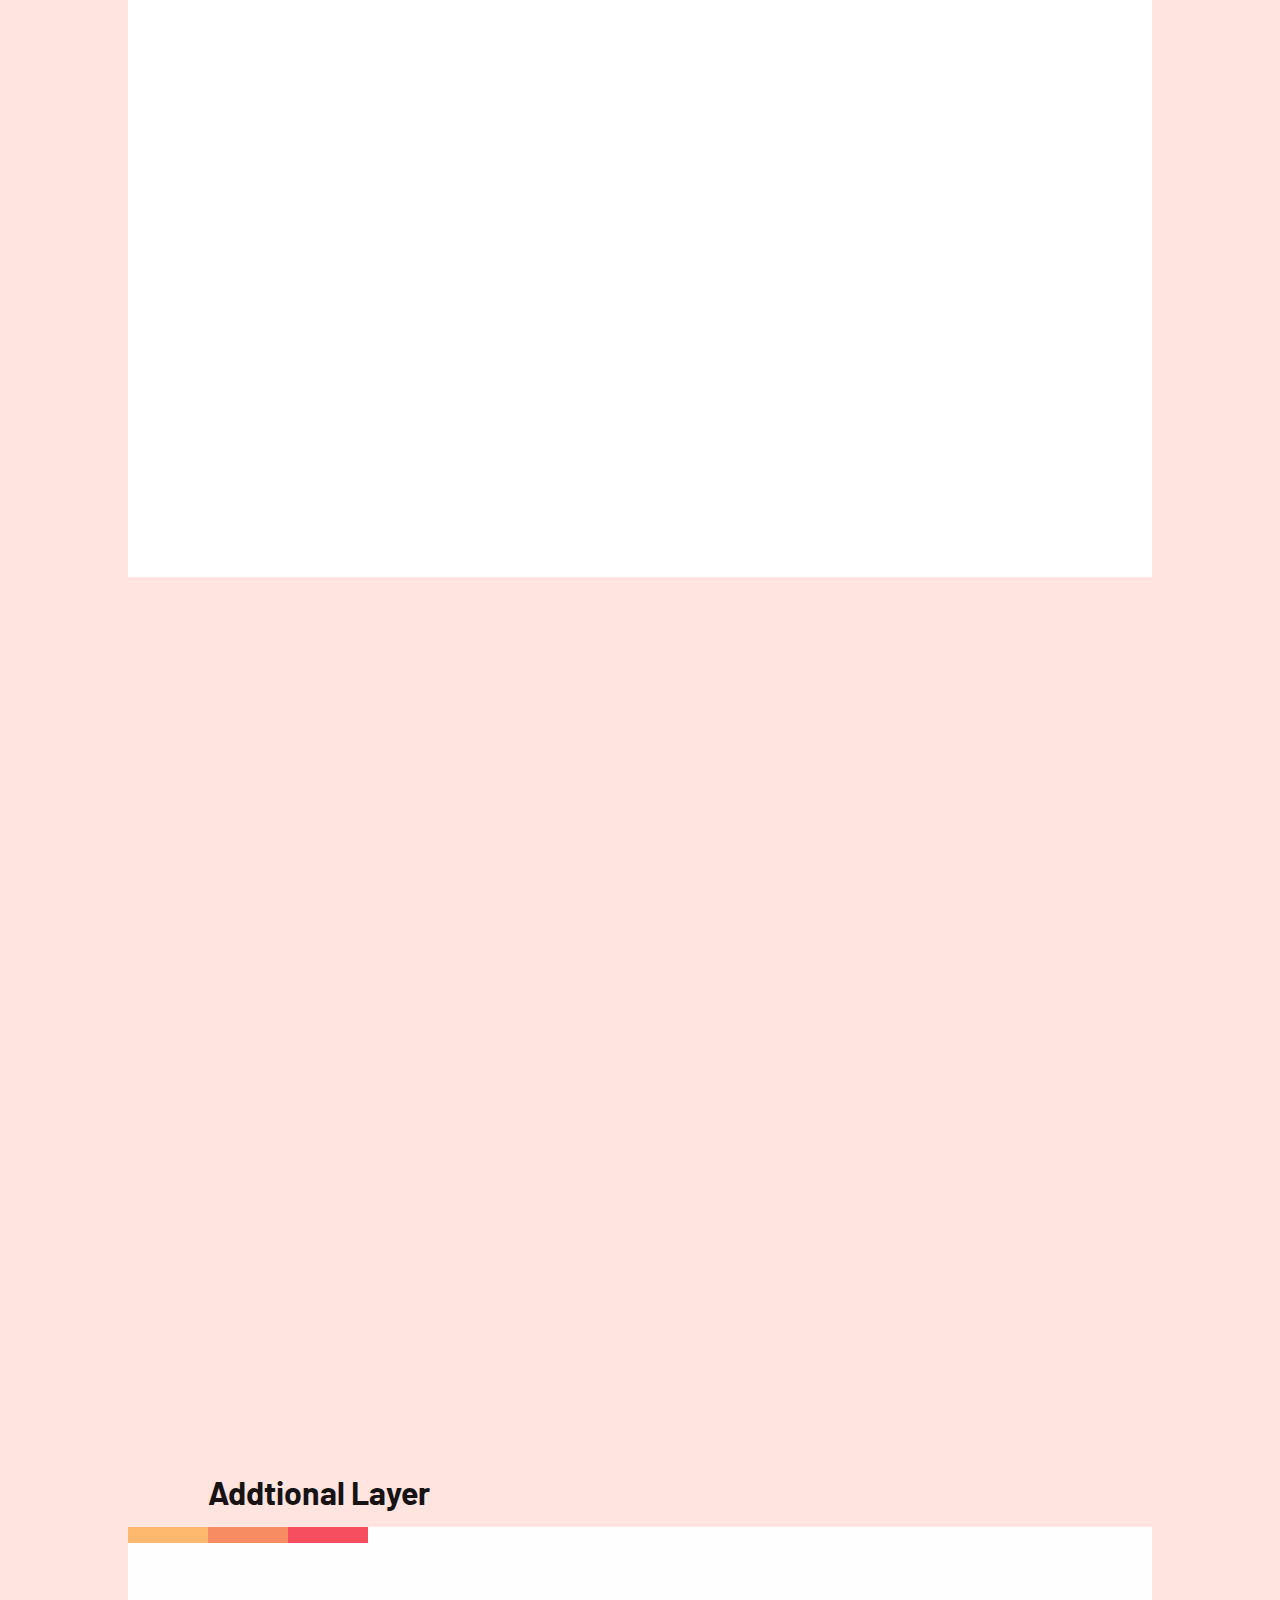
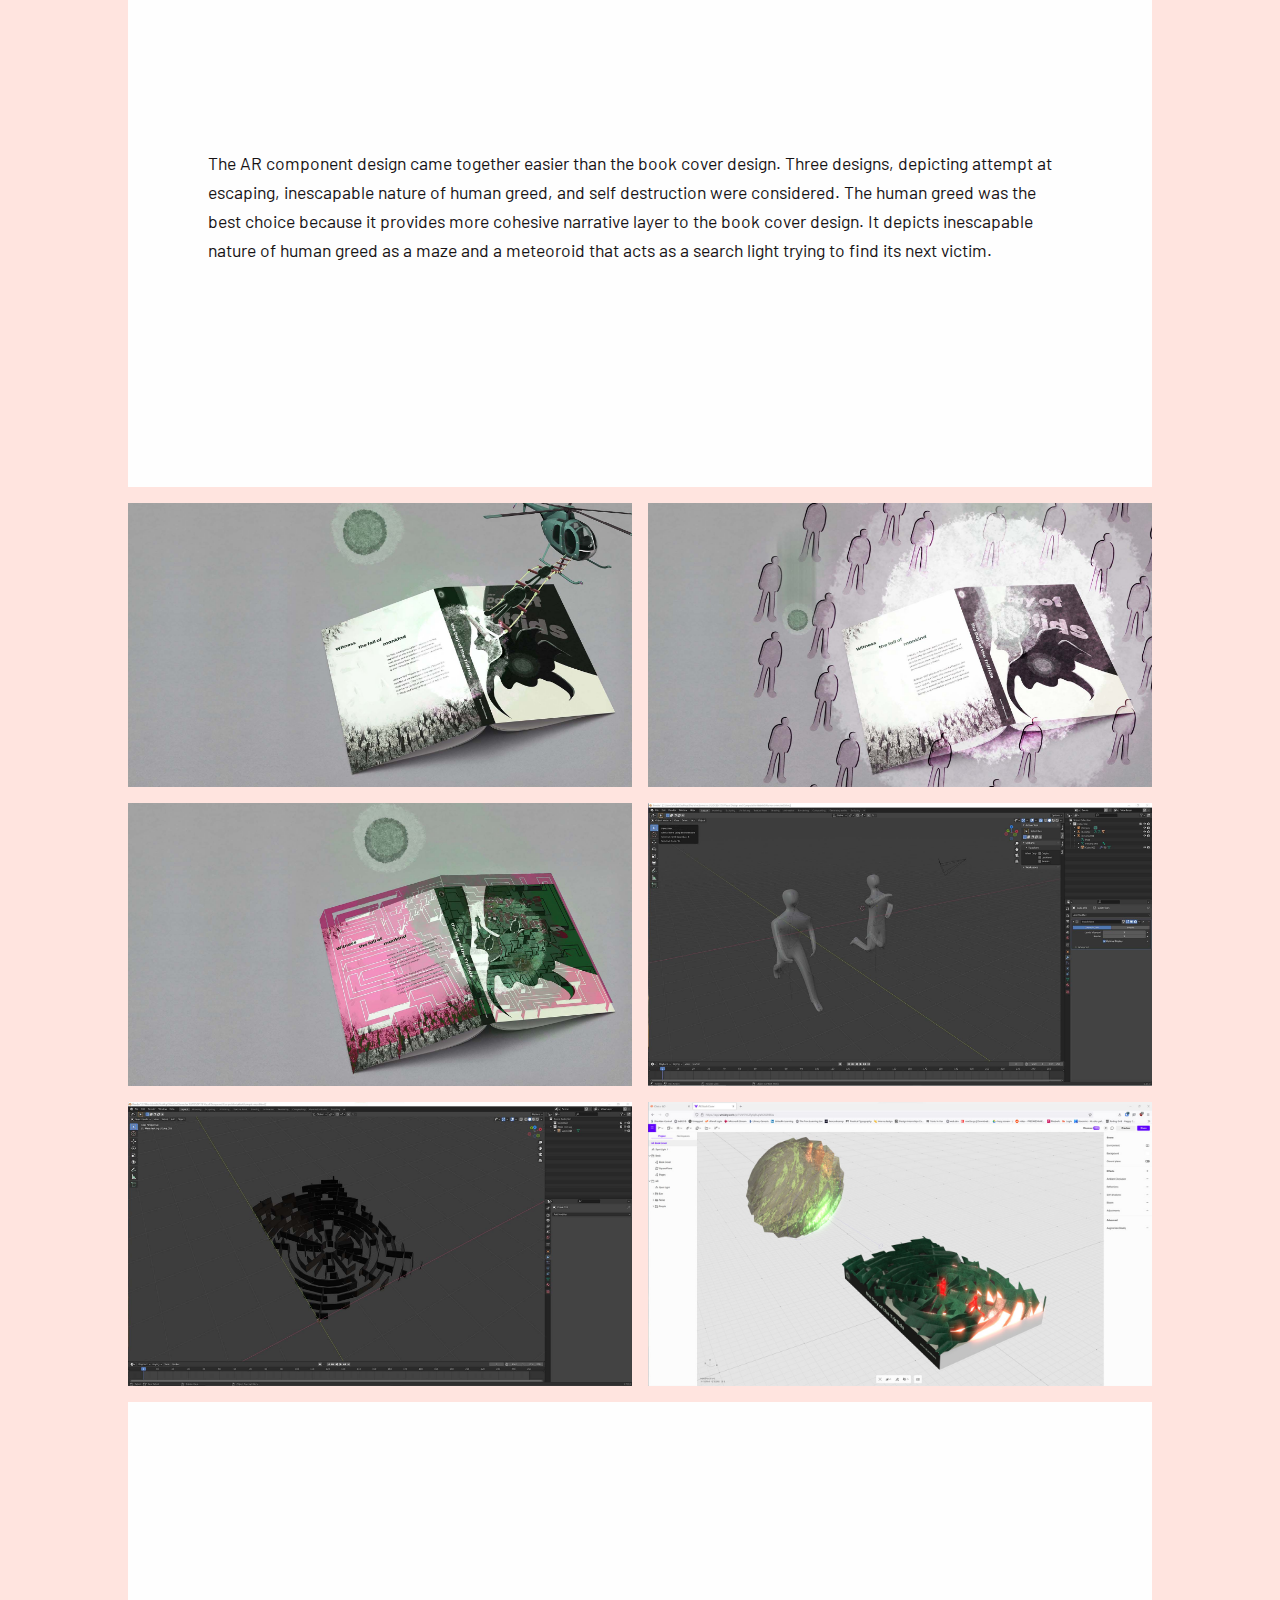
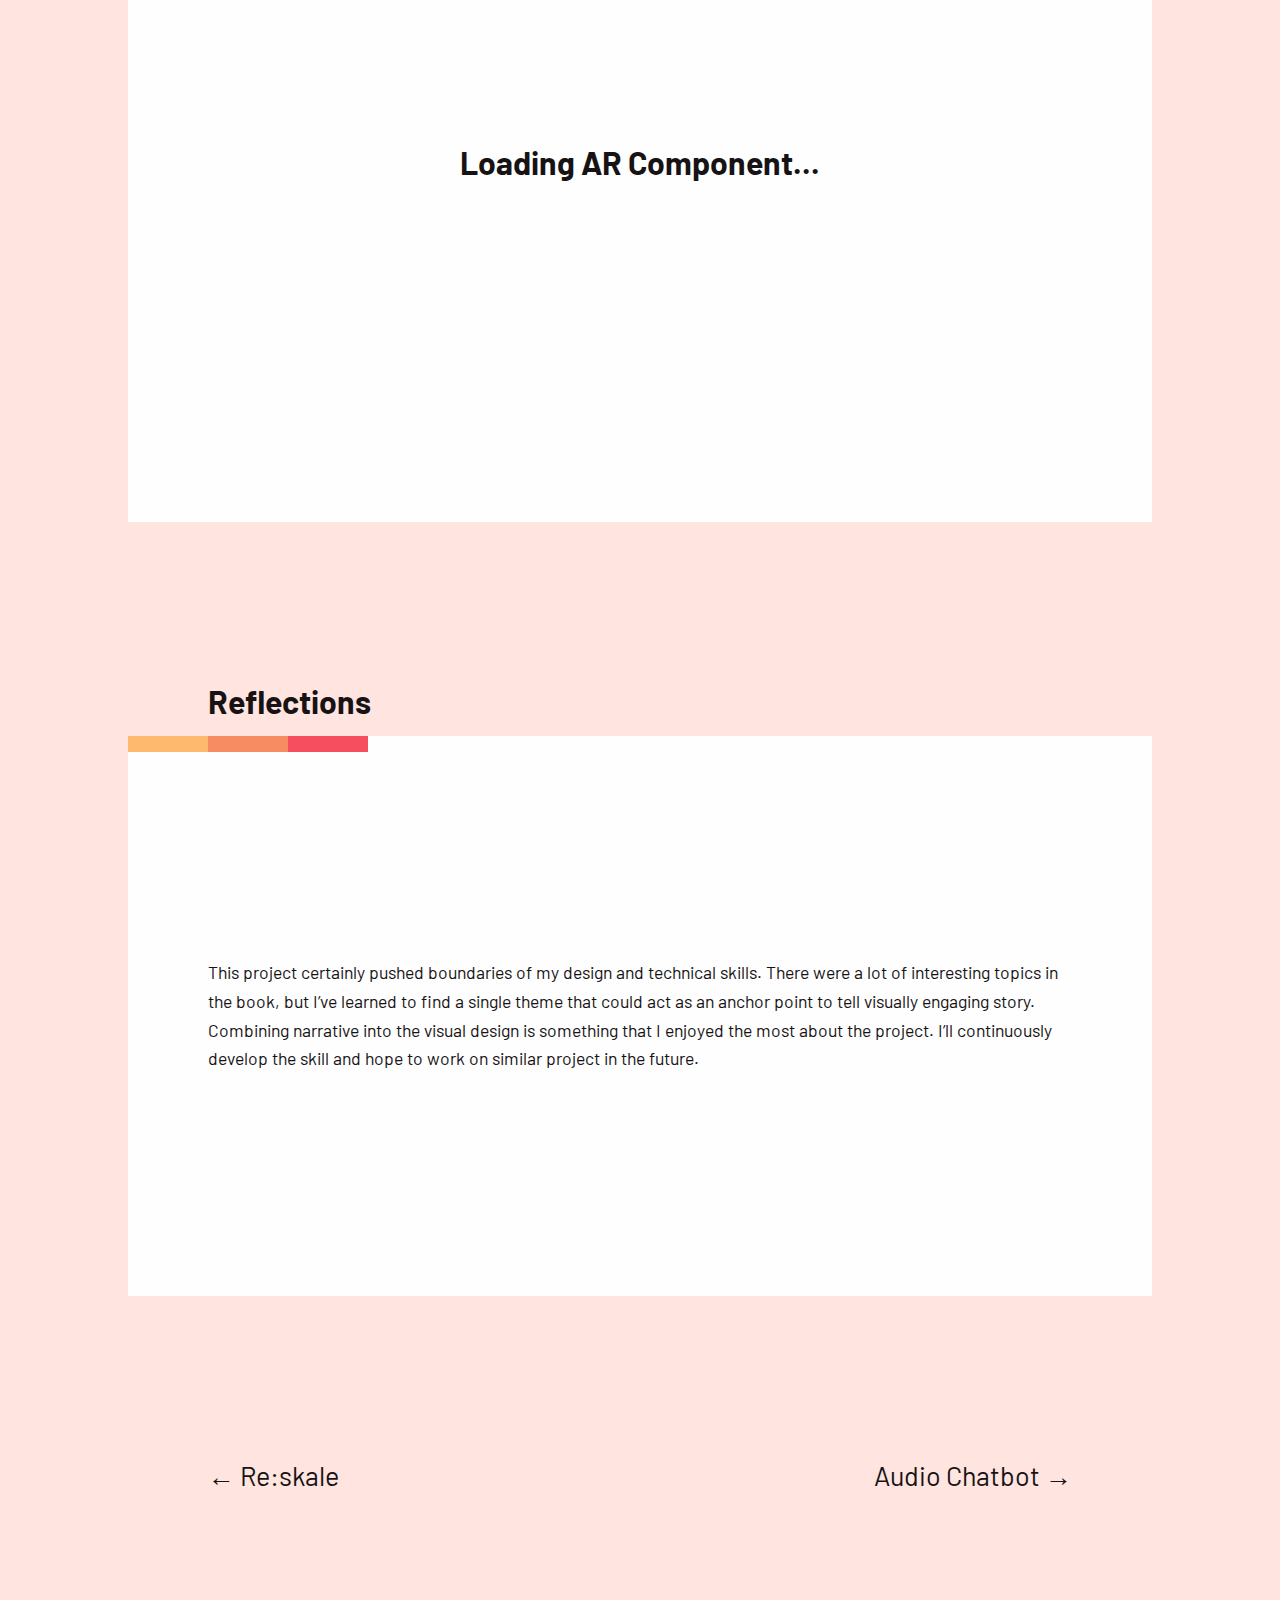
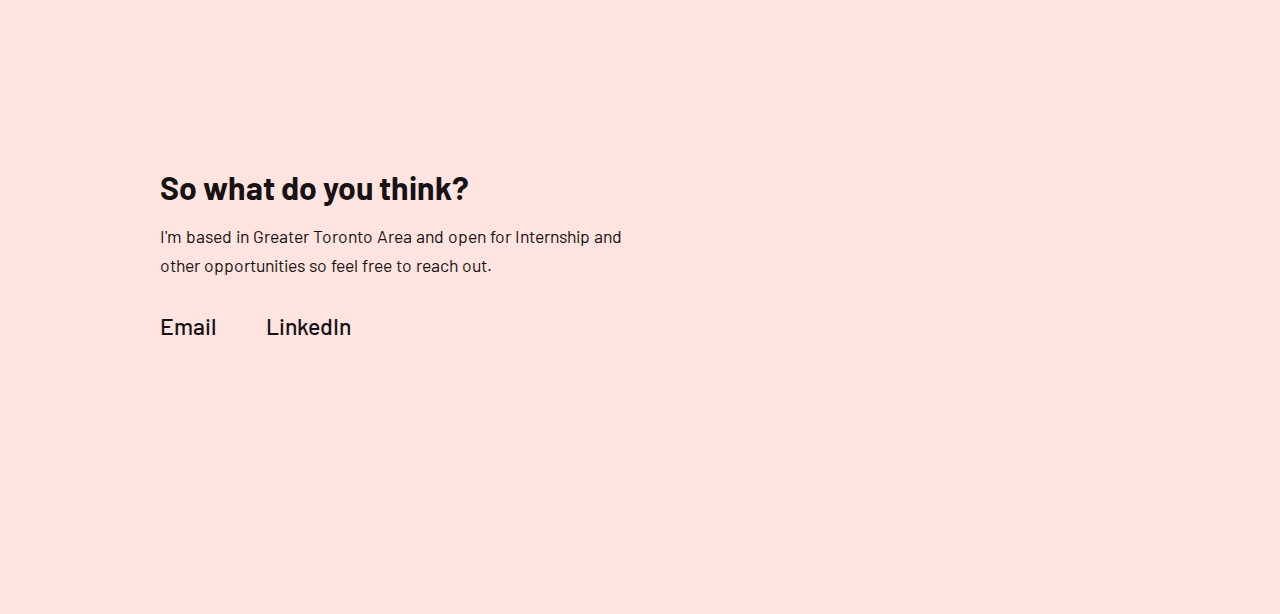
<file: bookar.html>
<!DOCTYPE html>
<html lang="en">

<head>
	<meta charset="utf-8">
	<meta name="viewport" content="width=device-width, initial-scale=1">
	<meta name="description" content="Hi, I'm Chris. I focus on translating ideas to engaging narrative experience.">
	<meta property="og:title" content="Chan Ik Chris Jung">
	<meta property="og:description"
		content="Hi, I'm Chris. I focus on translating ideas to engaging narrative experience.">
	<meta property="og:image" content="https://akachris.com/img/linkpreview.jpg">
	<meta name="author" content="Chan Ik Chris Jung">
	<link rel="stylesheet" type="text/css" href="css/style.css" />
	<link rel="stylesheet" href="https://unpkg.com/aos@next/dist/aos.css" />
	<link rel="icon" type="image/svg+xml" href="img/logo.svg">
	<link rel="shortcut icon" type="image/svg" href="img/logo.svg">
	<link rel="preconnect" href="https://fonts.googleapis.com">
	<link rel="preconnect" href="https://fonts.gstatic.com" crossorigin>
	<link
		href="https://fonts.googleapis.com/css2?family=Barlow:ital,wght@0,300;0,400;0,500;0,600;0,700;0,800;0,900;1,400;1,500;1,600;1,700;1,800;1,900&display=swap"
		rel="stylesheet">
	<title>aka Chris</title>
</head>

<body id="bgwork">
	<div class="project-container">
		<div id="bgnavbar"></div>
		<div id="navbar">
			<div id="homebutton">
				<a href="index.html">
					<svg id="logo" xmlns="http://www.w3.org/2000/svg" viewbox="0 0 139.6787 98.6346">
						<defs>
							<style>
								.cls-1 {
									fill: #f05060;
								}

								.cls-2 {
									fill: #f68c63;
								}

								.cls-3 {
									fill: #fcb86e;
								}
							</style>
						</defs>
						<g id="Layer_1-2">
							<g id="eye">
								<g id="highlight3">
									<path id="highlight3-2" class="cls-2"
										d="M52.2032,67.5425l-8.1317,8.1317c14.3342,13.956,37.2667,13.956,51.6008,0l-8.1317-8.1317c-9.8486,9.4737-25.4888,9.4737-35.3374,0Z" />
									<path id="highlight2-4" class="cls-2"
										d="M87.4755,31.0921l8.1317-8.1317c-14.3342-13.956-37.2667-13.956-51.6008,0l8.1317,8.1317c9.8486-9.4737,25.4888-9.4737,35.3374,0Z" />
									<path id="highlight3-3" class="cls-2"
										d="M43.3644,76.3814l-8.1317,8.1317c19.2089,18.8287,50.0696,18.8287,69.2785,0l-8.1317-8.1317c-14.7241,14.3457-38.291,14.3457-53.0151,0Z" />
									<rect id="highlight3-4" class="cls-2" x="40.3276" y="37.2911" width="23.9873" height="23.9873"
										transform="translate(50.1741 -22.5616) rotate(45)" />
									<polygon id="highlight3-5" class="cls-2"
										points="25.8047 75.094 33.9185 66.9801 16.2275 49.2892 25.0842 40.4326 16.9703 32.3187 0 49.2891 25.8047 75.094" />
									<path id="highlight3-6" class="cls-2"
										d="M96.3143,22.2533l8.1317-8.1317c-19.2089-18.8287-50.0696-18.8287-69.2785,0l8.1317,8.1317c14.7241-14.3457,38.291-14.3457,53.0151,0Z" />
									<rect id="highlight3-7" class="cls-2" x="75.3638" y="37.3562" width="23.9873" height="23.9873"
										transform="translate(114.2329 146.0165) rotate(-135)" />
									<polygon id="highlight3-8" class="cls-2"
										points="113.8741 23.5407 105.7602 31.6545 123.4512 49.3454 114.5946 58.2021 122.7084 66.3159 139.6787 49.3455 113.8741 23.5407" />
								</g>
								<g id="highlight2">
									<rect id="highlight2-2" class="cls-3" x="27.072" y="21.4503" width="23.9997" height="11.4747"
										transform="translate(30.6684 -19.6649) rotate(45)" />
									<rect id="highlight2-3" class="cls-3" x="18.2199" y="47.9713" width="23.9997" height="11.4747"
										transform="translate(46.8289 -5.6377) rotate(45)" />
									<rect id="highlight2-5" class="cls-3" x="88.607" y="65.7097" width="23.9997" height="11.4747"
										transform="translate(121.226 193.1075) rotate(-135)" />
									<rect id="highlight2-6" class="cls-3" x="97.4592" y="39.1887" width="23.9997" height="11.4747"
										transform="translate(155.0908 154.0927) rotate(-135)" />
									<path id="highlight2-7" class="cls-3"
										d="M61.051,58.6948l-8.1407,8.1407c9.4586,9.0841,24.4646,9.0841,33.9232,0l-8.1407-8.1407c-4.9694,4.6027-12.6725,4.6027-17.6418,0Z" />
									<path id="highlight2-8" class="cls-3"
										d="M78.6277,39.9399l8.1407-8.1407c-9.4586-9.0841-24.4646-9.0841-33.9232,0l8.1407,8.1407c4.9694-4.6027,12.6725-4.6027,17.6418,0Z" />
								</g>
								<g id="highlight1">
									<path id="highlight1-2" class="cls-1"
										d="M77.9857,57.9876l-8.1138-8.1138-8.1138,8.1138c4.5785,4.2135,11.6492,4.2135,16.2276,0Z" />
									<rect id="highlight1-3" class="cls-1" x="18.2287" y="30.2936" width="23.9997" height="11.4747"
										transform="translate(34.3314 -10.8216) rotate(45)" />
									<rect id="highlight1-4" class="cls-1" x="33.3194" y="59.3882" width="11.4873" height="23.9873"
										transform="translate(61.9159 -6.7145) rotate(45)" />
									<path id="highlight1-5" class="cls-1"
										d="M61.693,40.647l8.1138,8.1138,8.1138-8.1138c-4.5785-4.2135-11.6492-4.2135-16.2276,0Z" />
									<rect id="highlight1-6" class="cls-1" x="97.4503" y="56.8664" width="23.9997" height="11.4747"
										transform="translate(142.5756 184.2642) rotate(-135)" />
									<rect id="highlight1-7" class="cls-1" x="94.8721" y="15.2591" width="11.4873" height="23.9873"
										transform="translate(152.4912 117.6694) rotate(-135)" />
								</g>
							</g>
						</g>
					</svg>
				</a>
			</div>
			<ul class="menu">
				<li><a href="index.html" class="menulink">Work</a></li>
				<li><a href="experiments.html" class="menulink">Experiments</a></li>
				<li><a href="about.html" class="menulink">About</a></li>
				<li><a href="/download/Chris Jung Resume.pdf" target="_blank" class="menulink">Resume</a></li>
				<li>
					<label class="darkmode-switch">
						<input type="checkbox" id="darkmode" />
						<span class="slider round">
							<svg id="light" xmlns="http://www.w3.org/2000/svg" viewbox="0 0 137.9321 137.9326">
								<defs>
									<style>
										.cls-1 {
											fill: #231f20;
										}
									</style>
								</defs>
								<g>
									<g>
										<path class="cls-5"
											d="M37.0811,68.9663l31.8848,31.8857,31.8857-31.8857-31.8857-31.8857-31.8848,31.8857Zm31.8848,17.7432l-17.7432-17.7432,17.7432-17.7432,17.7432,17.7432-17.7432,17.7432Z" />
										<rect class="cls-5" x="63.9658" width="10" height="29.7393" />
										<rect class="cls-5" x="25.714" y="15.8445" width="10.0003" height="29.7392"
											transform="translate(-12.7222 30.7141) rotate(-45)" />
										<rect class="cls-5" y="63.9663" width="29.7393" height="10" />
										<rect class="cls-5" x="15.8445" y="102.2183" width="29.7392" height="10.0003"
											transform="translate(-66.819 53.1217) rotate(-45)" />
										<rect class="cls-5" x="63.9658" y="108.1934" width="10" height="29.7393" />
										<rect class="cls-5" x="102.2179" y="92.3489" width="10.0003" height="29.7392"
											transform="translate(-44.4115 107.2182) rotate(-45)" />
										<rect class="cls-5" x="108.1929" y="63.9663" width="29.7393" height="10" />
										<rect class="cls-5" x="92.3484" y="25.714" width="29.7392" height="10.0003"
											transform="translate(9.6853 84.8105) rotate(-45)" />
									</g>
								</g>
							</svg>
							<svg id="dark" xmlns="http://www.w3.org/2000/svg" viewbox="0 0 45.3687 61.7461">
								<defs>
									<style>
										.cls-1 {
											fill: #231f20;
										}
									</style>
								</defs>
								<g>
									<path class="cls-5"
										d="M30.873,61.7461L0,30.873,30.873,0l14.4956,14.4956L28.9912,30.873l16.3774,16.3774-14.4956,14.4956ZM7.0713,30.873l23.8018,23.8018,7.4243-7.4243L21.9199,30.873,38.2974,14.4956l-7.4243-7.4243L7.0713,30.873Z" />
								</g>
							</svg>
						</span>
					</label>
				</li>
			</ul>
			<div class="hamburger">
				<span class="bar"></span>
				<span class="bar"></span>
				<span class="bar"></span>
			</div>
		</div>
		<div class="content">
			<div class="projectpage">
				<div class="projectlanding">
					<div class="project-title">
						<h1>Book Cover (AR)</h1>
						<h3>Representing themes of literature through visually striking book cover redesign. AR
							component elevates the message through hidden layers of visual design.</h3>
					</div>
					<div class="rollcall">
						<div>
							<h4>Role</h4>
							<h5>Illustration</h5>
							<h5>3D Modelling</h5>
							<h5>Visual Design</h5>
						</div>
						<div>
							<h4>Team</h4>
							<h5>Chan Ik Chris Jung</h5>
						</div>
						<div>
							<h4>Timeline</h4>
							<h5>September - November, 2021</h5>
						</div>
					</div>
					<div>
						<div class="line1 shade3">
							<a href="#scrollto" class="menulink2">
								<h3>Explore</h3>
							</a>
						</div>
						<div class="line2 shade2">
							<a href="#vectaryframe" class="menulink2">
								<h3>AR</h3>
							</a>
						</div>
						<div class="line3 shade1"></div>
					</div>
				</div>
				<div id="scrollto" class="works">
					<div class="projectgallery2">
						<div class="bookar1" data-aos="fade-up" data-aos-easing="ease-in-out"></div>
					</div>
					<div class="worktitle">
						<h2>Challenge</h2>
					</div>
					<div class="projectcontent">
						<div class="shade5">
							<div class="shade3"></div>
							<div class="shade2"></div>
							<div class="shade1"></div>
						</div>
						<div class="projectbody projectbodyorder">
							<p>The first impression is important when people judge the book by its cover. Great cover
								design can elevate the value of the literary works and inform readers what can be
								expected from the content.<br><br> I was always interested in AR project but lack experience.
								The question is how do I create compelling book cover design with AR component that
								elevates the message?</p>
						</div>
					</div>
					<div class="projectgallery2">
						<div class="bookar2"></div>
					</div>
					<div class="worktitle">
						<h2>Candidates</h2>
					</div>
					<div class="projectcontent">
						<div class="shade5">
							<div class="shade3"></div>
							<div class="shade2"></div>
							<div class="shade1"></div>
						</div>
						<div class="projectbody projectbodyorder">
							<p>Three books were considered to explore the translation of thematic content to visual
								design. "The Day of the Triffids" deals with human greed and self destruction. "Sidetracked"
								is about people trapped in inescapable maze of greed and hate.<br><br> "The Girl with the Dragon
								Tattoo" is about identity and duality of people. After choosing books in different genre,
								I’ve made quick conceptual drawings to determine the important theme and rhetorical
								tropes.</p>
						</div>
					</div>
					<div class="projectgallery4">
						<div>
							<div class="bookar3 bookarsizeaos"></div>
						</div>
						<div>
							<div class="bookar4 bookarsizeaos"></div>
						</div>
						<div>
							<div class="bookar5 bookarsizeaos"></div>
						</div>
						<div>
							<div class="bookar6 bookarsizeaos"></div>
						</div>
					</div>
					<div class="worktitle">
						<h2>Choice</h2>
					</div>
					<div class="projectcontent">
						<div class="shade5">
							<div class="shade3"></div>
							<div class="shade2"></div>
							<div class="shade1"></div>
						</div>
						<div class="projectbody projectbodyorder">
							<p>After another pass at refining each design, I’ve chose the most compelling book to
								proceed the project with. I loved how “The Day of The Triffids” told the story of our
								own blindness to greed is responsible for the fall of mankind.<br><br> The back cover is heavily
								inspired by the hunting pictures from human shadow etched in stone after nuclear bomb
								fell on Hiroshima.</p>
						</div>
					</div>
					<div class="projectgallery2">
						<div class="bookar7"></div>
					</div>
					<div class="projectgallery2">
						<div class="projectfocus">
							<div data-aos="fade-up" data-aos-easing="ease-in-out" data-aos-delay="50">
								<div class="bookar8"></div>
								<div class="keypoints">
									<h4>People as greedy monster</h4>
								</div>
							</div>
							<div data-aos="fade-up" data-aos-easing="ease-in-out" data-aos-delay="150">
								<div class="bookar9"></div>
								<div class="keypoints">
									<h4>Meteoroid as eyes blind by greed</h4>
								</div>
							</div>
							<div data-aos="fade-up" data-aos-easing="ease-in-out" data-aos-delay="250">
								<div class="bookar10"></div>
								<div class="keypoints">
									<h4>Nuclear shadow as destructive human nature</h4>
								</div>
							</div>
						</div>
					</div>
					<div class="projectgallery2">
						<div class="bookar11" data-aos="fade-up" data-aos-easing="ease-in-out" data-aos-delay="50"></div>
					</div>
					<div class="worktitle">
						<h2>Addtional Layer</h2>
					</div>
					<div class="projectcontent">
						<div class="shade5">
							<div class="shade3"></div>
							<div class="shade2"></div>
							<div class="shade1"></div>
						</div>
						<div class="projectbody projectbodyorder">
							<p>The AR component design came together easier than the book cover design. Three designs,
								depicting attempt at escaping, inescapable nature of human greed, and self destruction
								were considered.<br><br> The human greed was the best choice because it provides more cohesive
								narrative layer to the book cover design. It depicts inescapable nature of human greed
								as a maze and a meteoroid that acts as a search light trying to find its next victim.
							</p>
						</div>
					</div>
					<div class="projectgallery4">
						<div class="bookar12 bookarsize"></div>
						<div class="bookar14 bookarsize"></div>
						<div class="bookar13 bookarsize"></div>
						<div class="bookar15 bookarsize"></div>
						<div class="bookar16 bookarsize"></div>
						<div class="bookar19 bookarsize"></div>
					</div>
					<div class="projectgallery2">
						<div>
							<div id="arloading" class="projectbody projectbodyorder">
								<h2>Loading AR Component...</h2>
							</div>
							<iframe id="vectaryframe" loading="lazy" src="https://app.vectary.com/p/7UW7V3Zfy4qhLpWCKGNBGu"
								frameborder="0" width="100%" height="100%"></iframe>
						</div>
					</div>
					<div class="worktitle">
						<h2>Reflections</h2>
					</div>
					<div class="projectcontent">
						<div class="shade5">
							<div class="shade3"></div>
							<div class="shade2"></div>
							<div class="shade1"></div>
						</div>
						<div class="projectbody projectbodyorder">
							<p>This project certainly pushed boundaries of my design and technical skills. There were a
								lot of interesting topics in the book, but I’ve learned to find a single theme that
								could act as an anchor point to tell visually engaging story.<br><br> Combining narrative into
								the visual design is something that I enjoyed the most about the project. I’ll
								continuously develop the skill and hope to work on similar project in the future.</p>
						</div>
					</div>
					<div class="projectnav">
						<div>
							<a href="/reskale.html" class="menulink">
								<h3>&#8592; Re:skale</h3>
							</a>
						</div>
						<div>
							<a href="/chatbot.html" class="menulink">
								<h3>Audio Chatbot &#8594;</h3>
							</a>
						</div>
					</div>
				</div>
			</div>
		</div>
		<div class="footer">
			<div class="contact">
				<h2>So what do you think?</h2>
				<p>I'm based in Greater Toronto Area and open for Internship and other opportunities so feel free to reach out.
				</p>
				<div class="contactlink">
					<a href="mailto:chanikjung@gmail.com" class="communication">Email</a>
					<a href="https://www.linkedin.com/in/chanikjung" class="communication" target="_blank">LinkedIn</a>
				</div>
			</div>
		</div>
	</div>
	<script src="js/main.js"></script>
	<script src="https://unpkg.com/aos@next/dist/aos.js"></script>
	<script>
		AOS.init({
			duration: 250,
			anchorPlacement: 'center-bottom',
		});
	</script>
</body>

</html>
</file>
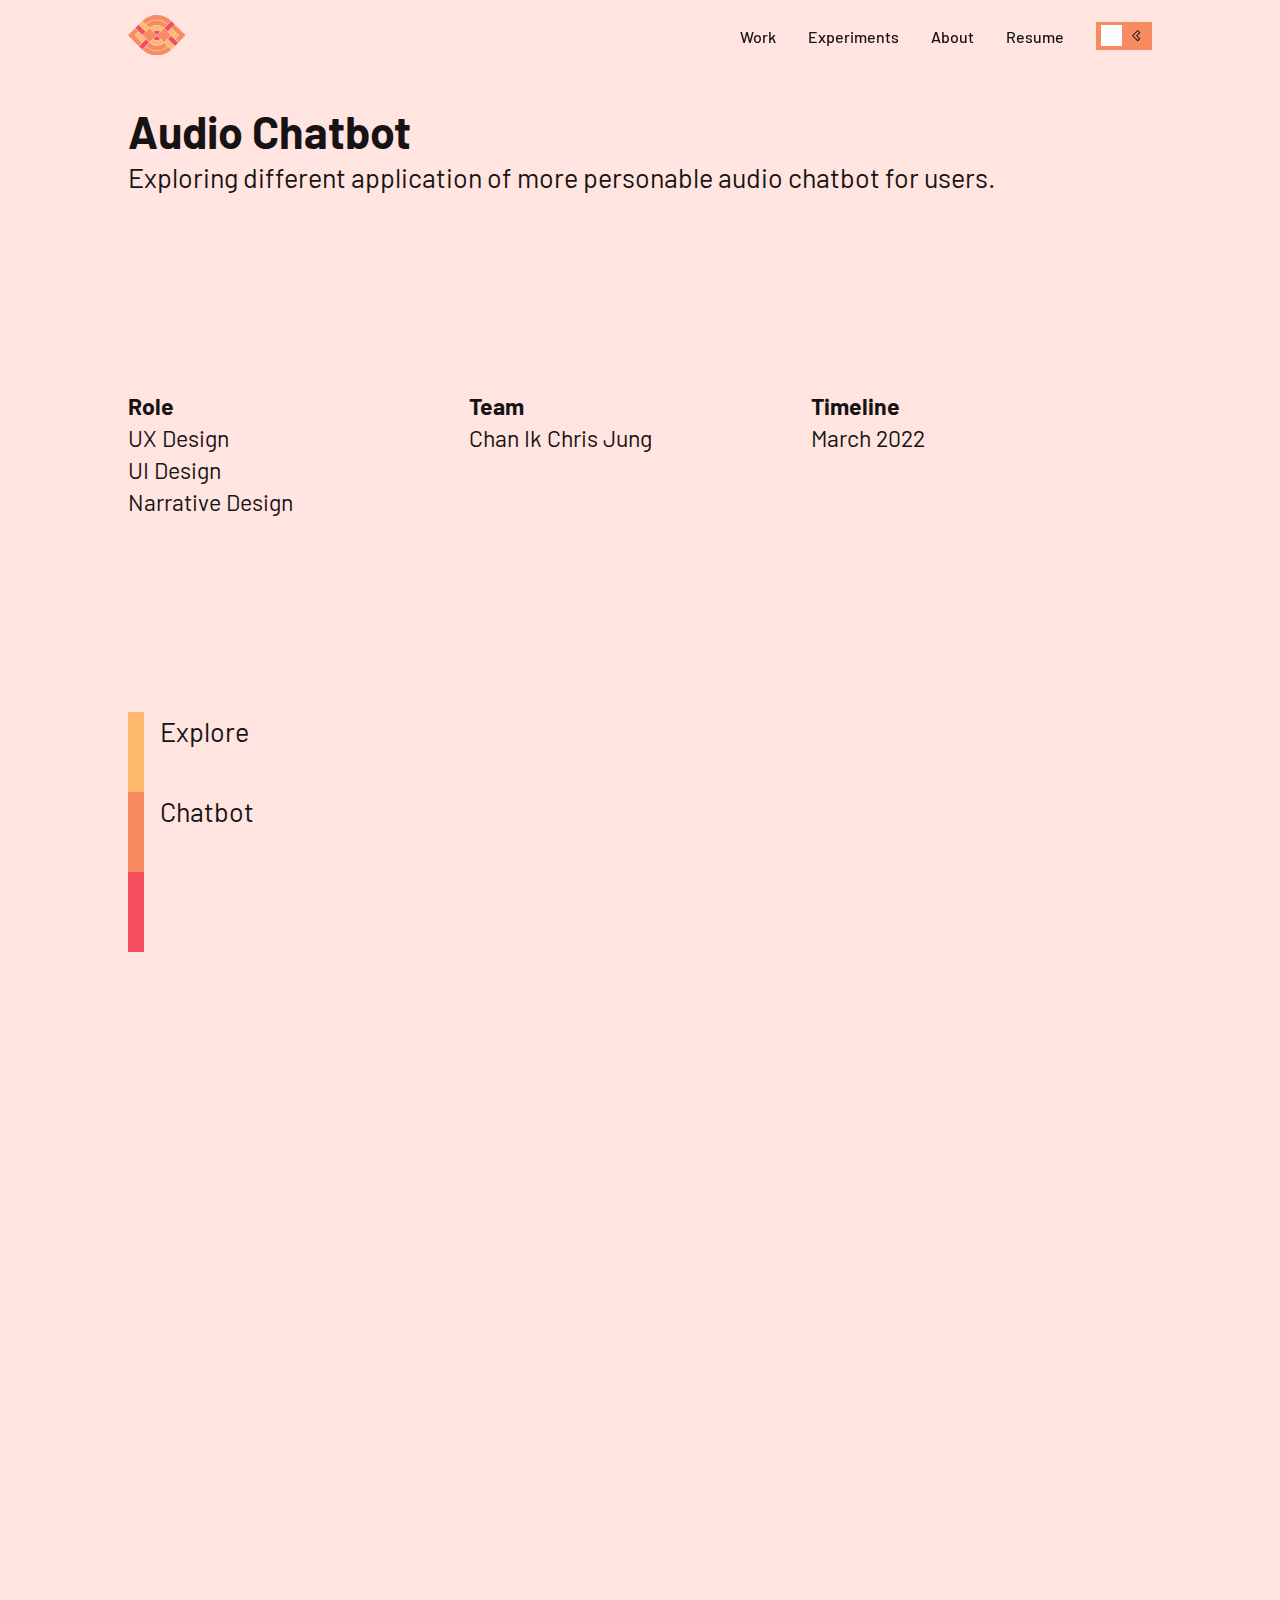
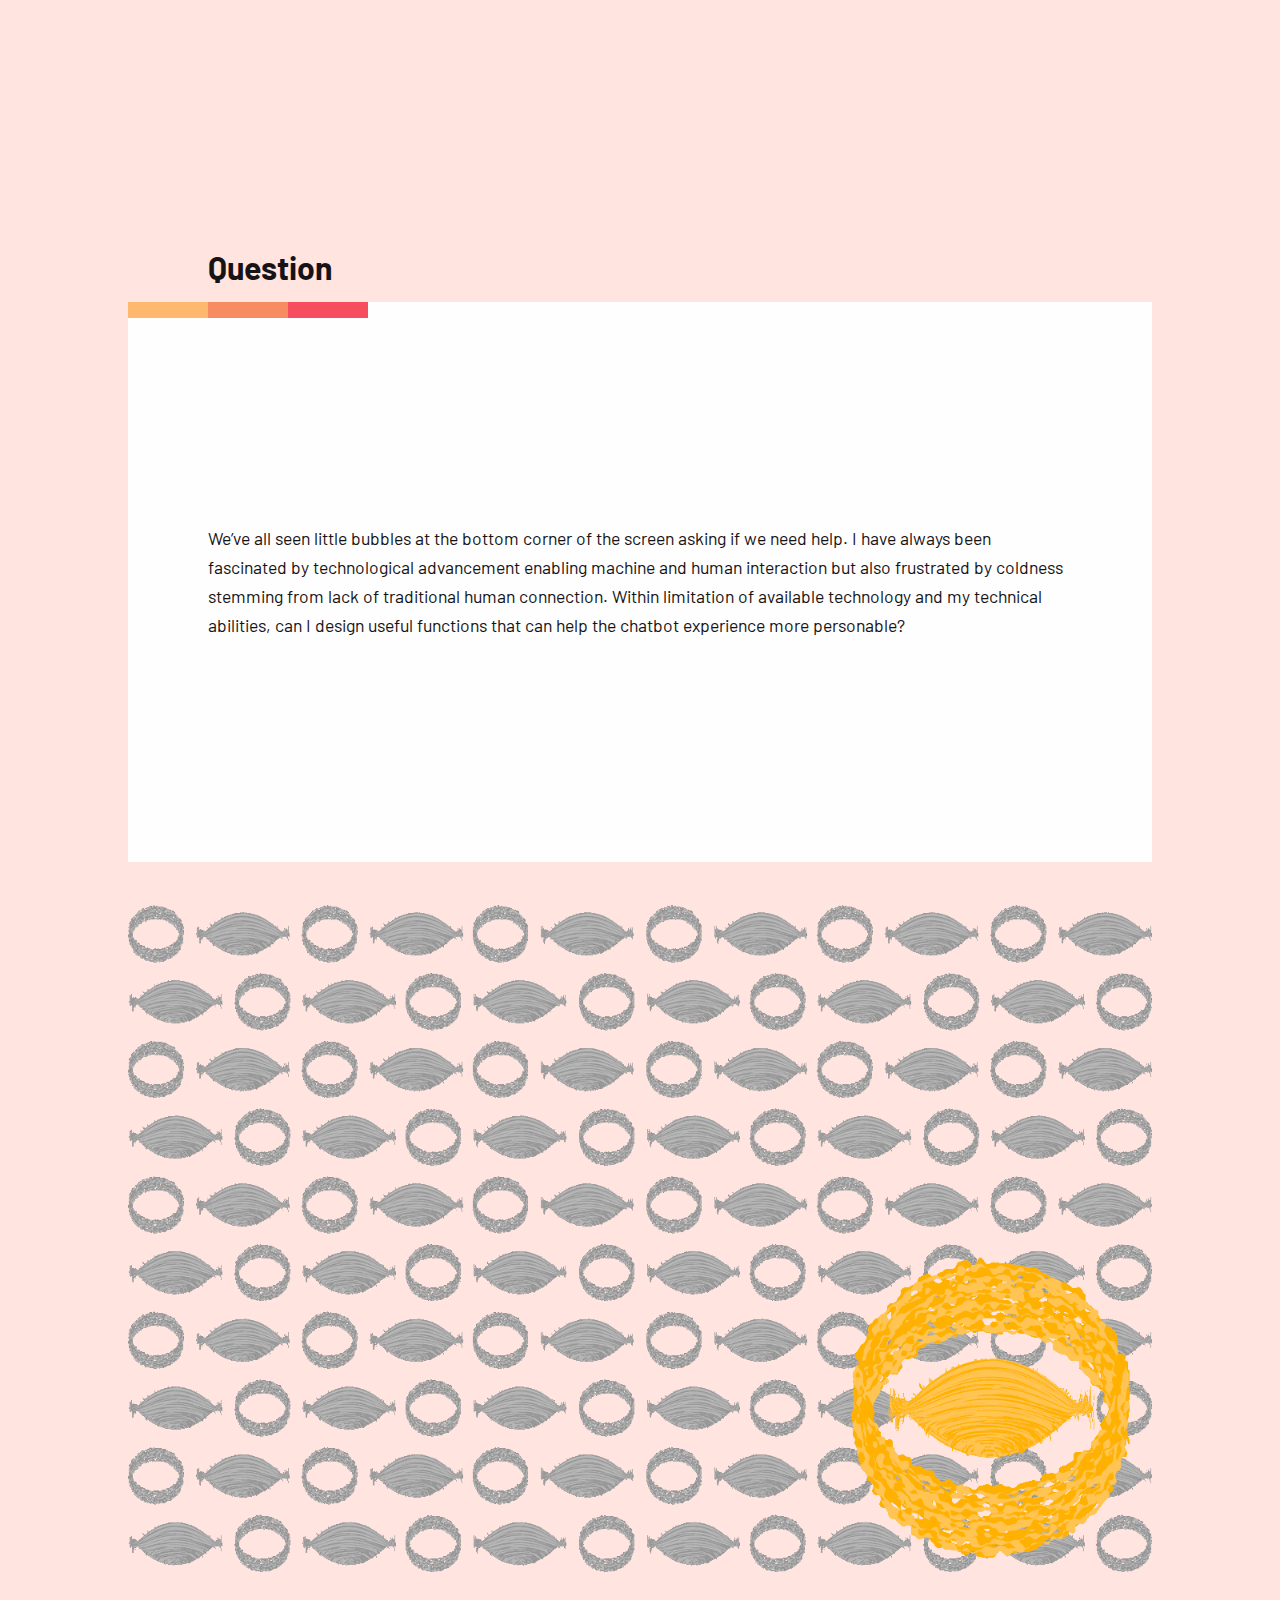
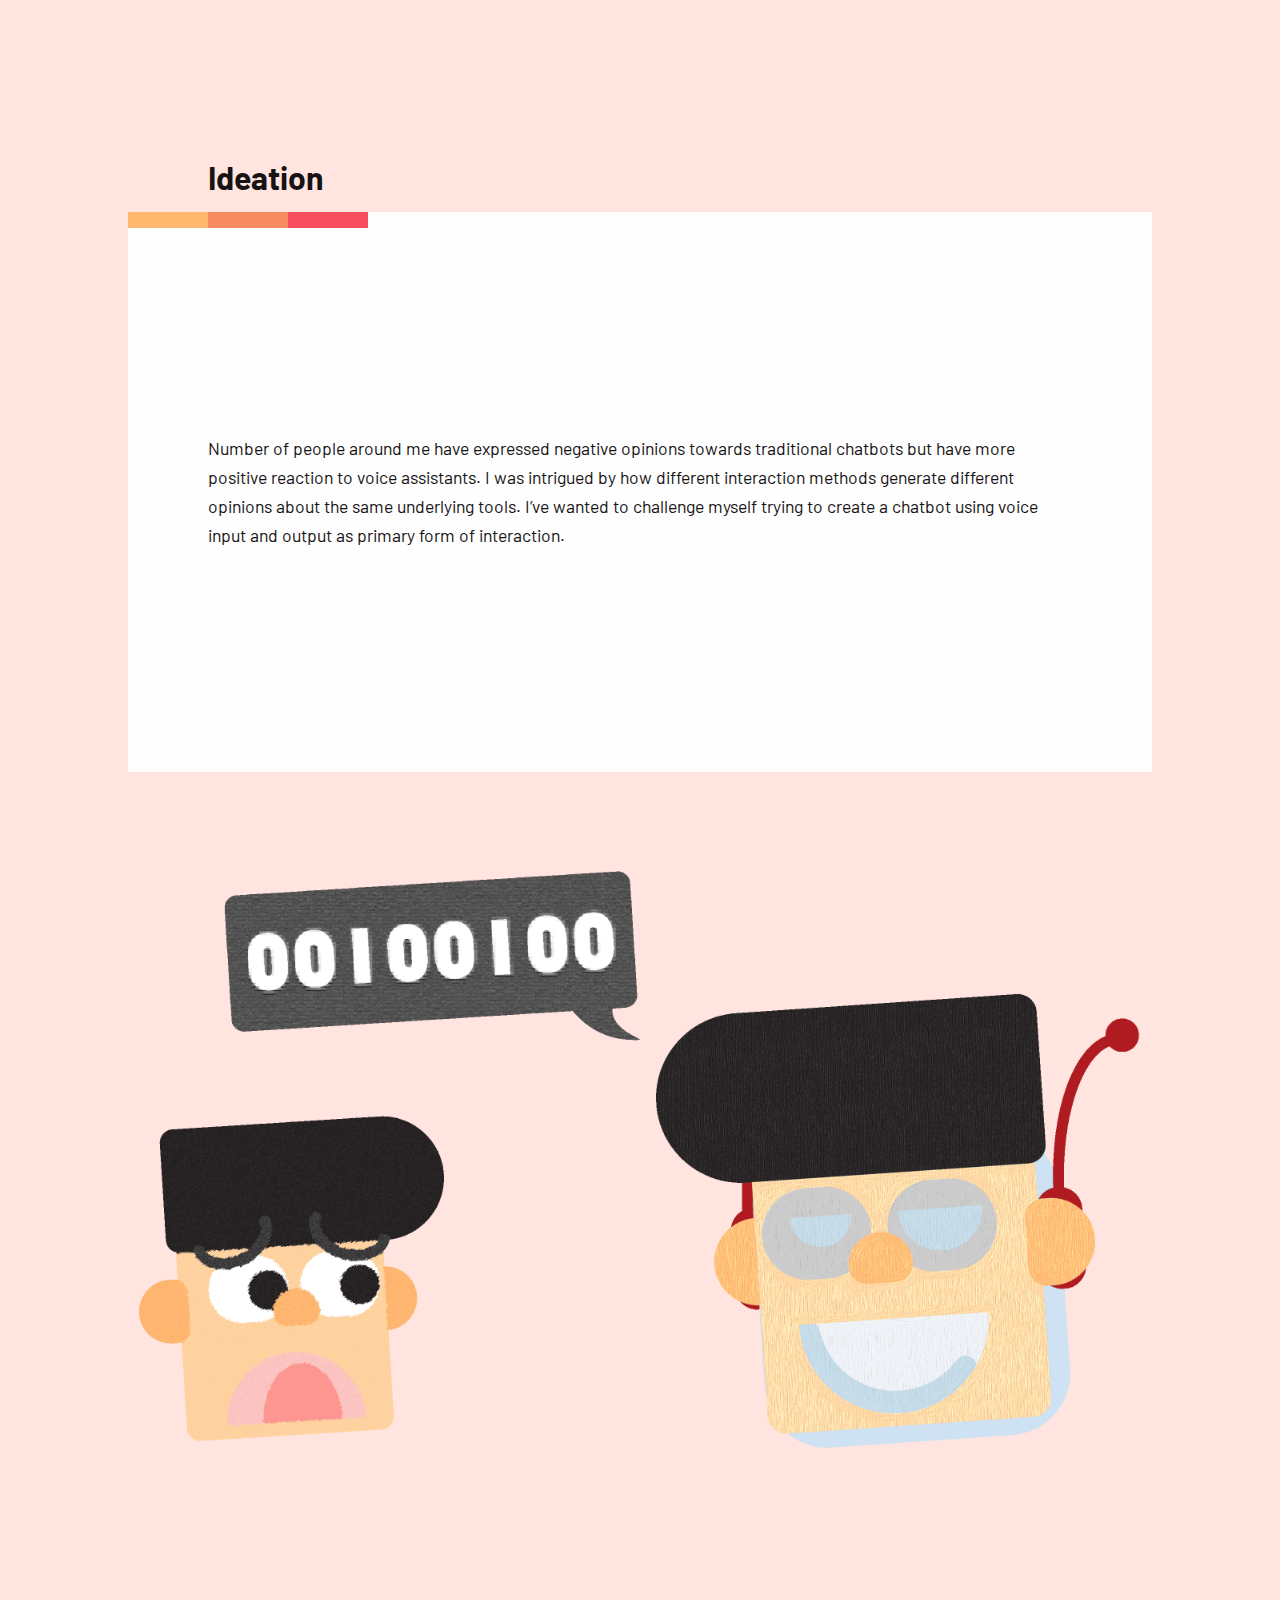
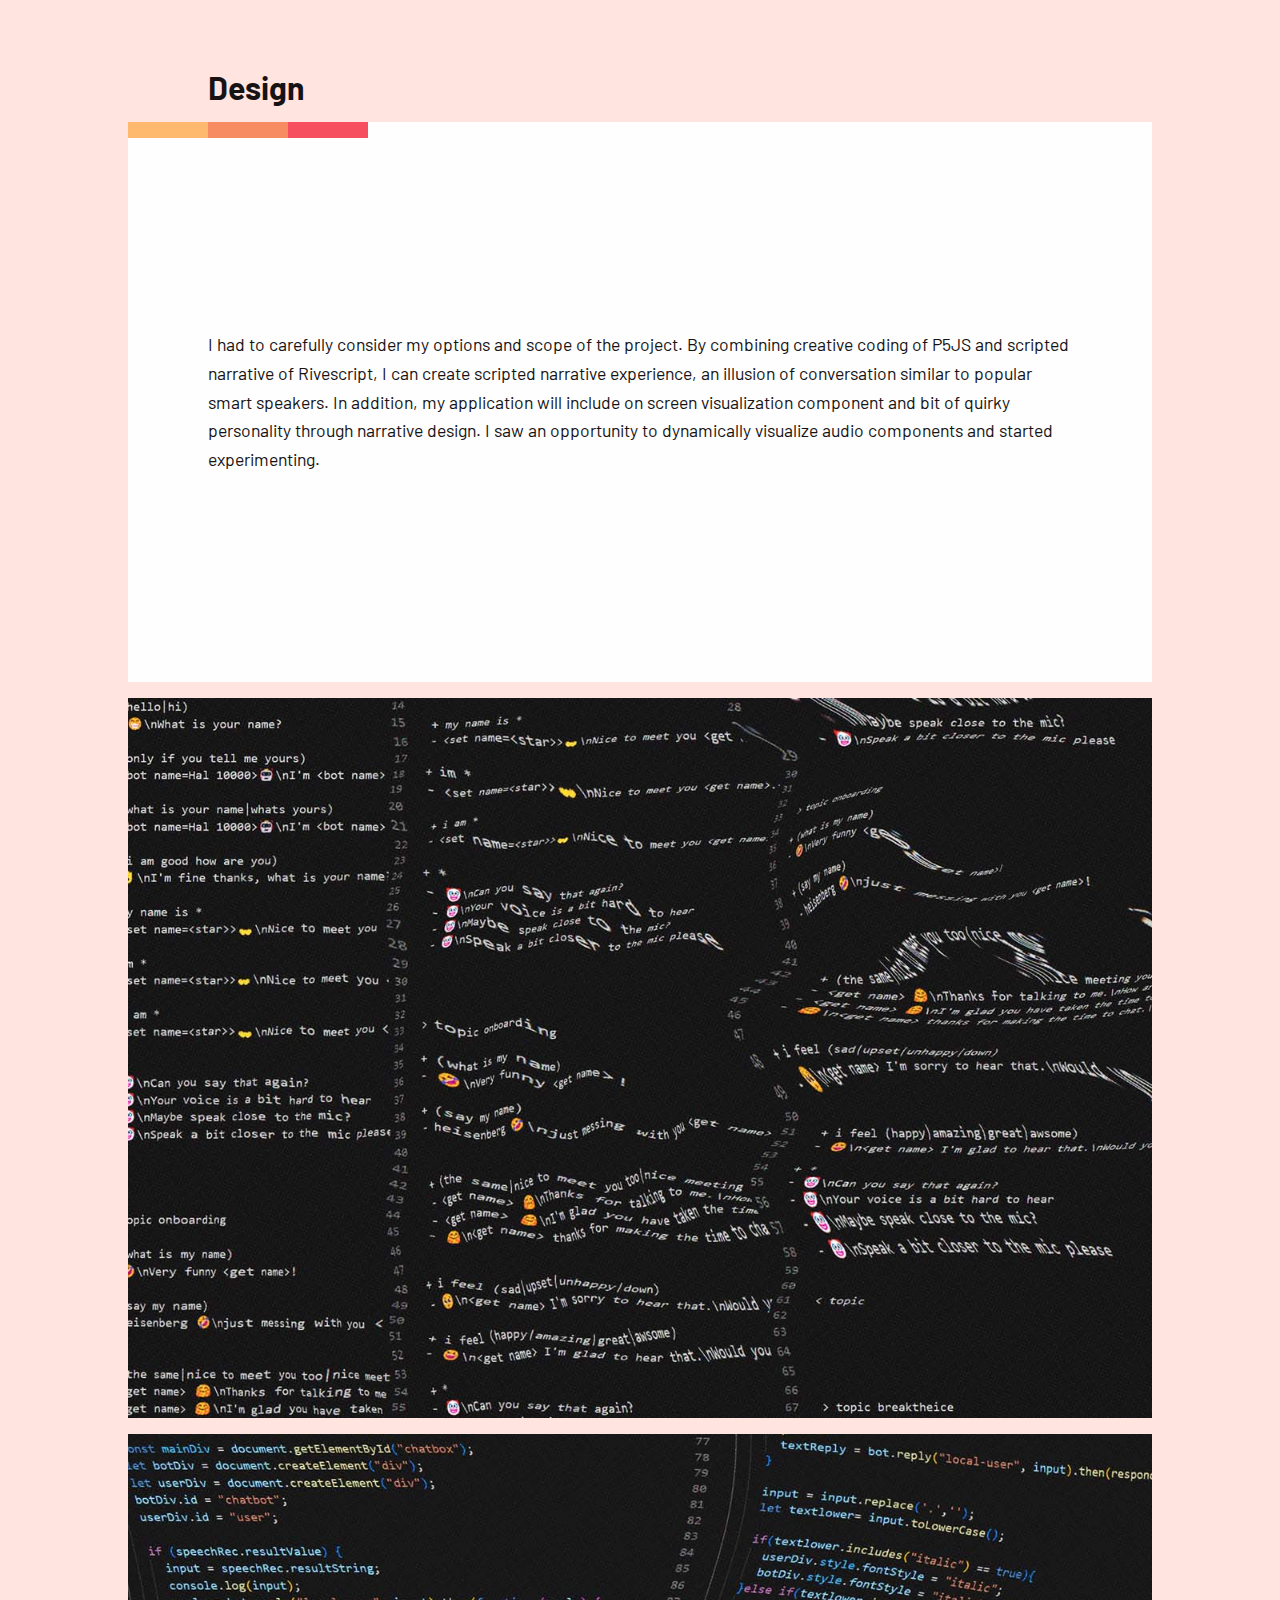
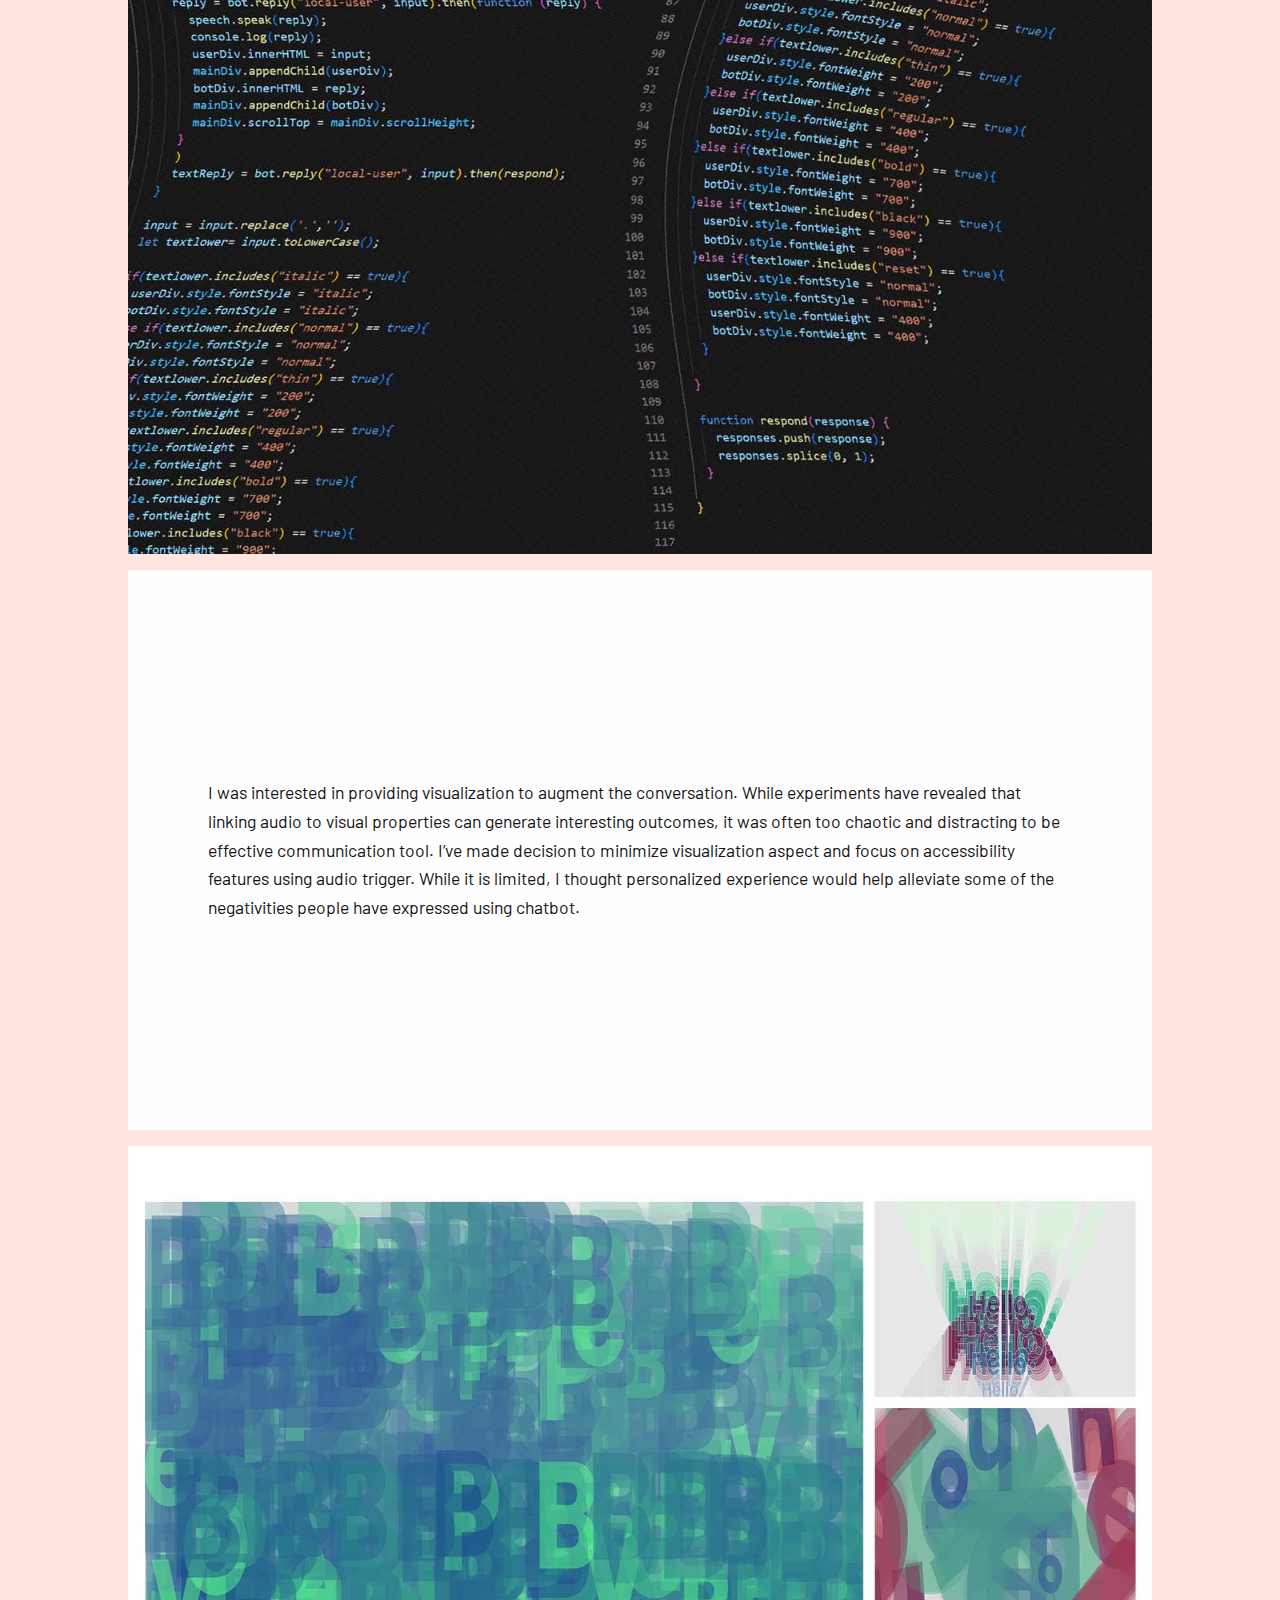
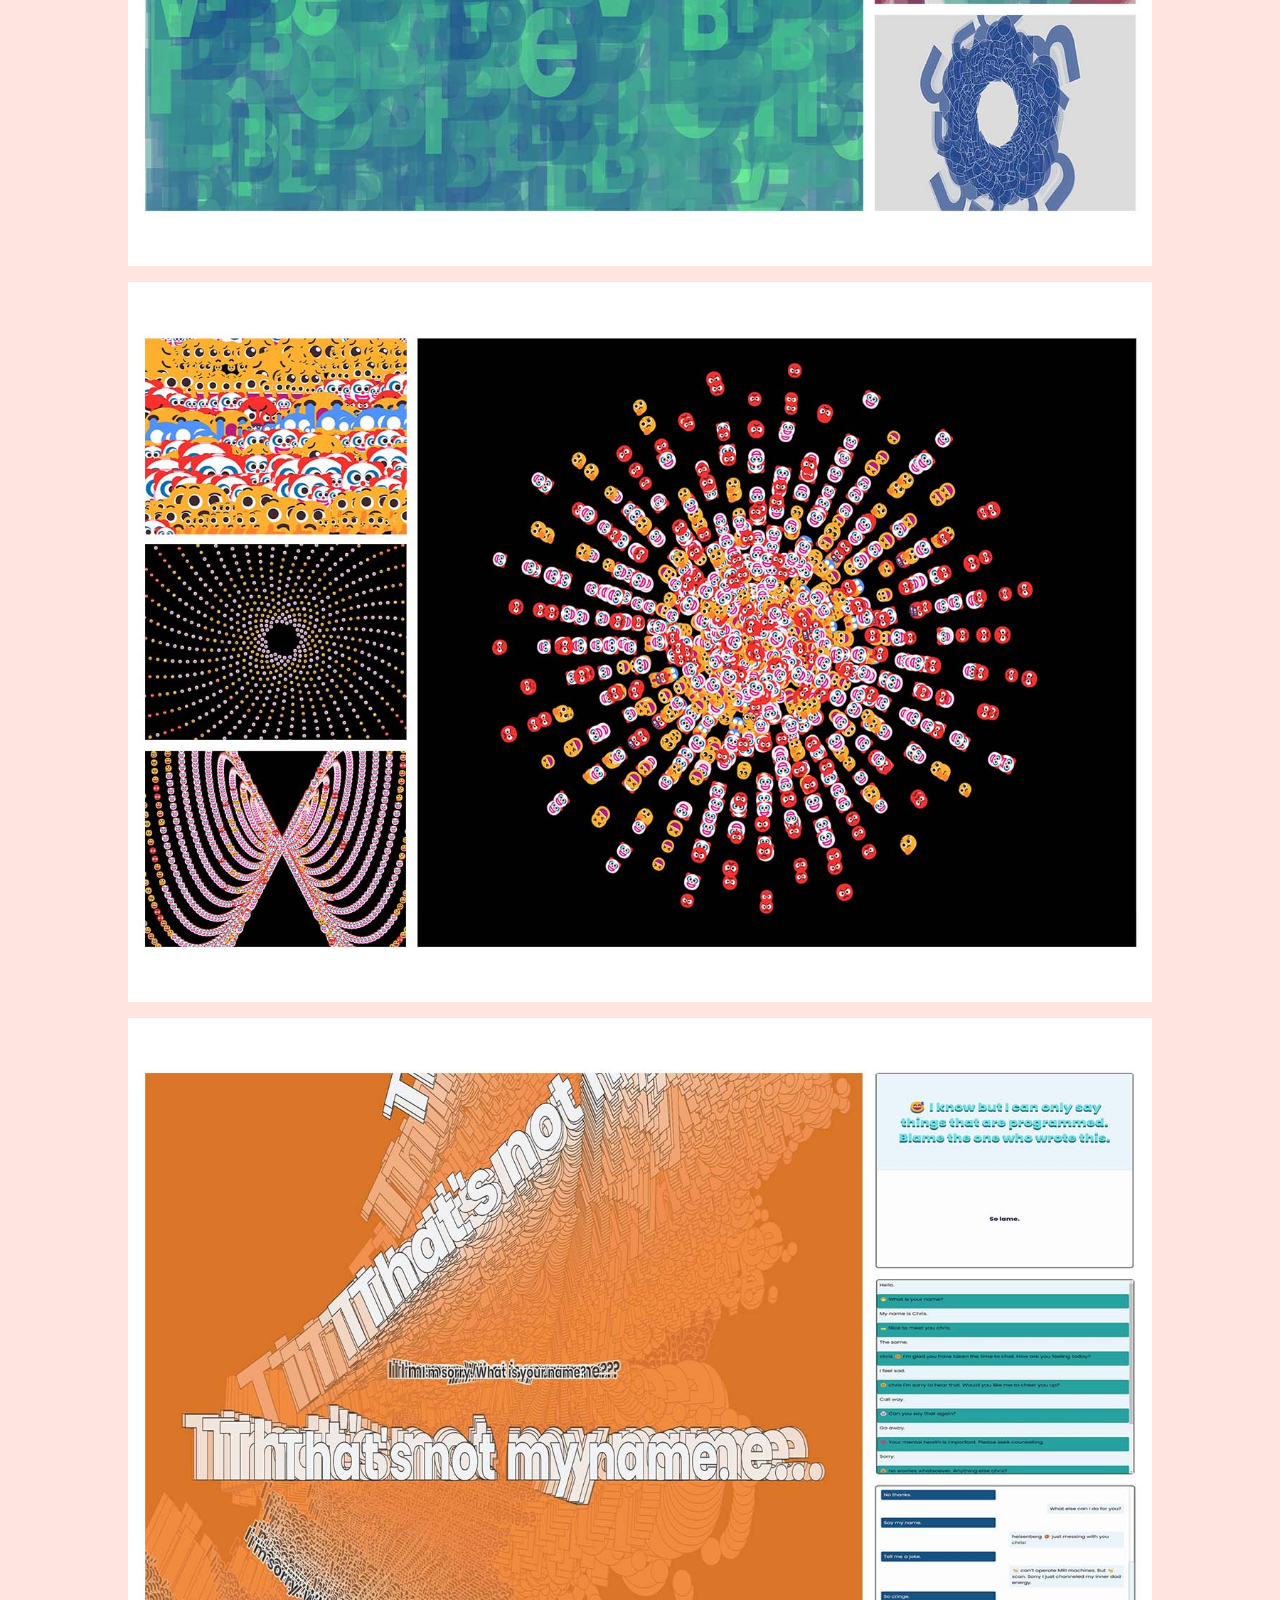
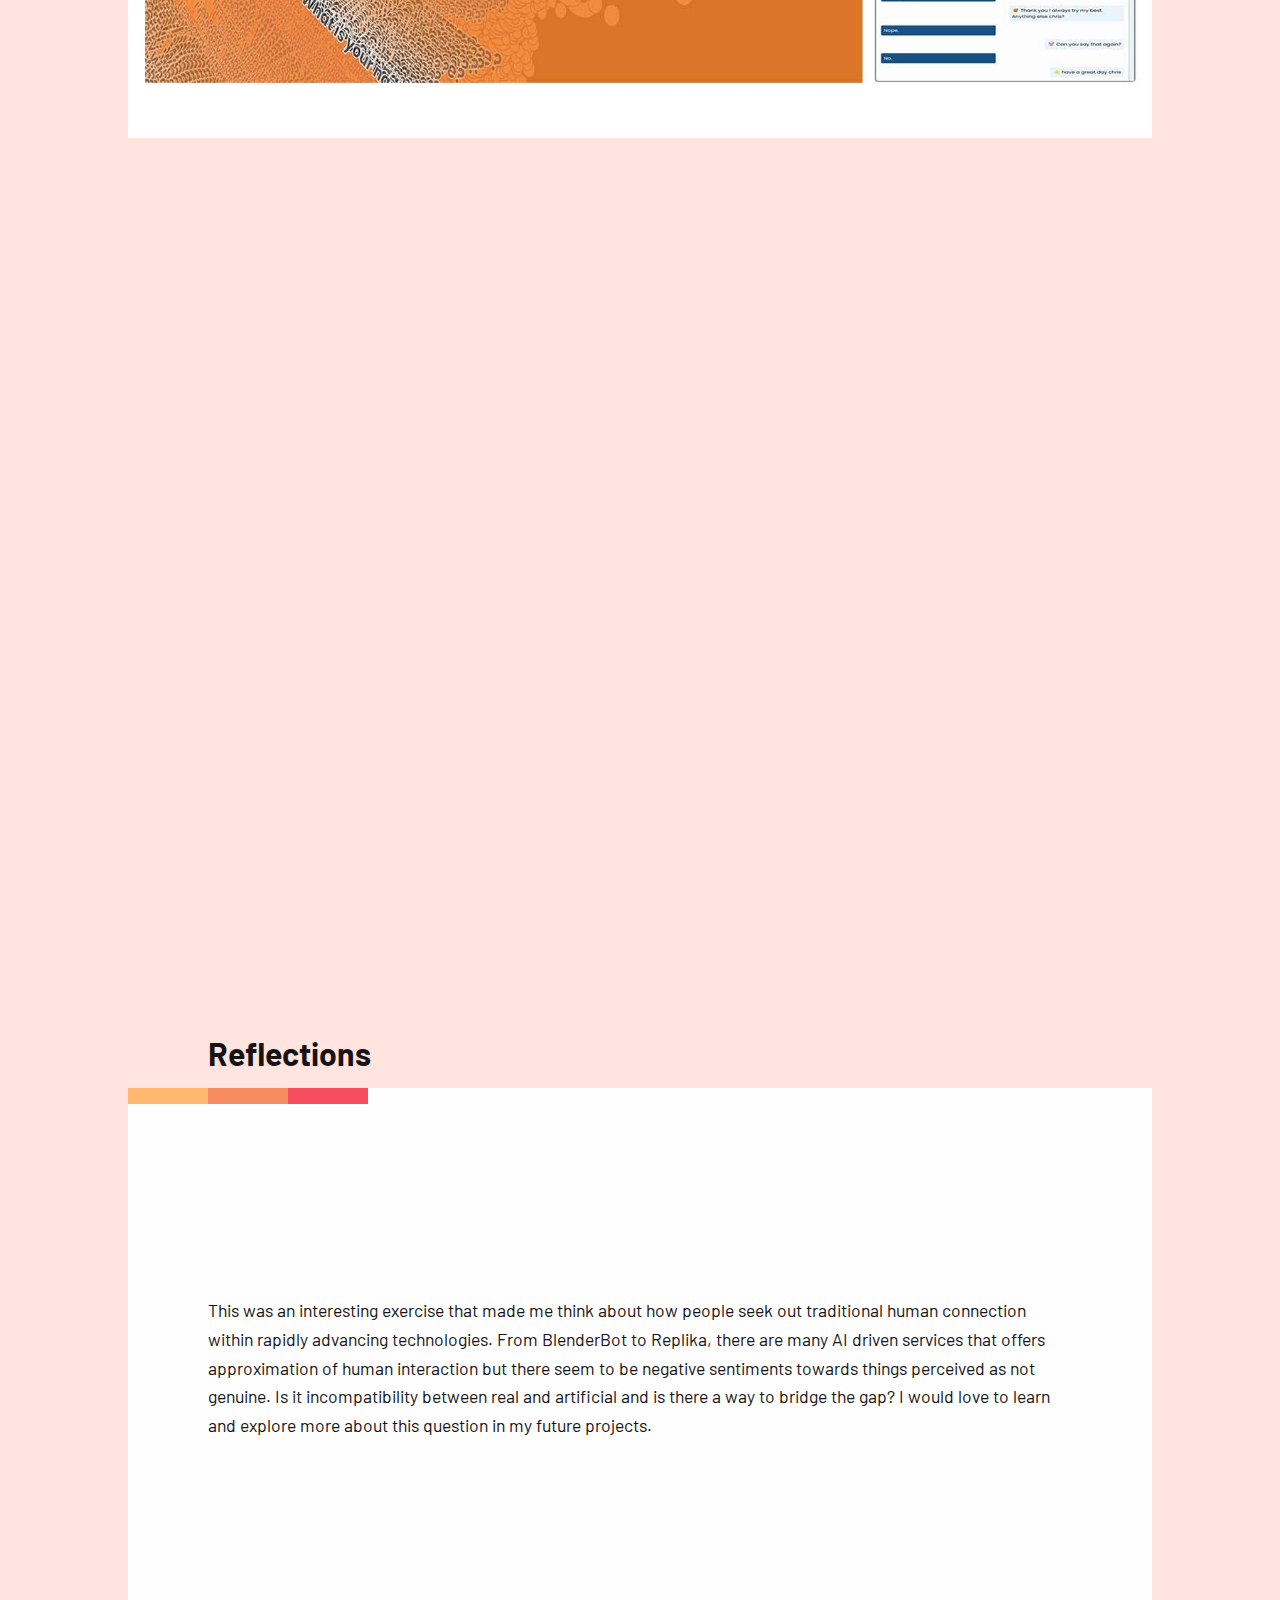
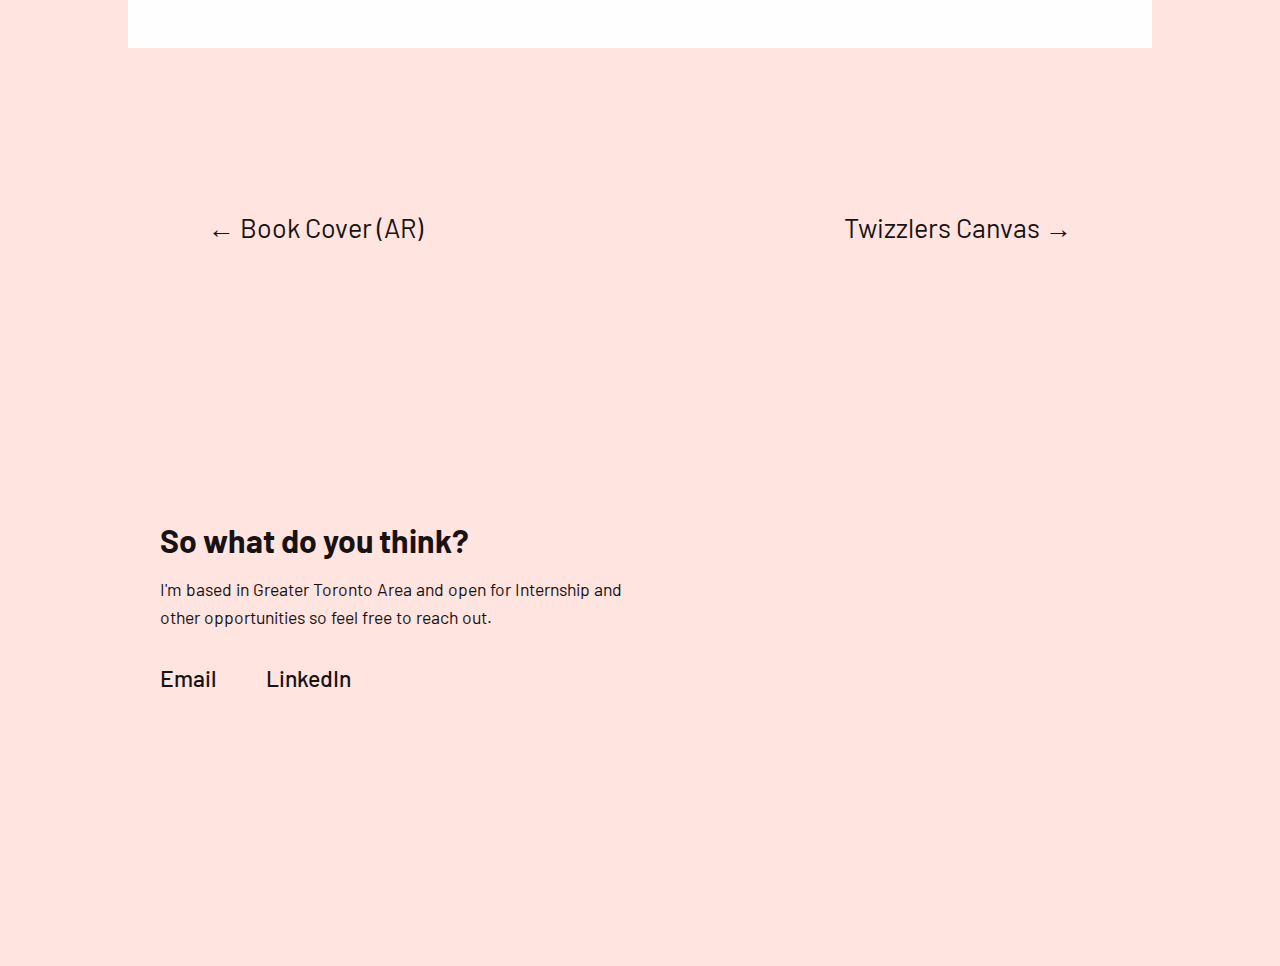
<file: chatbot.html>
<!DOCTYPE html>
<html lang="en">

<head>
	<meta charset="utf-8">
	<meta name="viewport" content="width=device-width, initial-scale=1">
	<meta name="description" content="Hi, I'm Chris. I focus on translating ideas to engaging narrative experience.">
	<meta property="og:title" content="Chan Ik Chris Jung">
	<meta property="og:description"
		content="Hi, I'm Chris. I focus on translating ideas to engaging narrative experience.">
	<meta property="og:image" content="https://akachris.com/img/linkpreview.jpg">
	<meta name="author" content="Chan Ik Chris Jung">
	<link rel="stylesheet" type="text/css" href="css/style.css" />
	<link rel="stylesheet" href="https://unpkg.com/aos@next/dist/aos.css" />
	<link rel="icon" type="image/svg+xml" href="img/logo.svg">
	<link rel="shortcut icon" type="image/svg" href="img/logo.svg">
	<link rel="preconnect" href="https://fonts.googleapis.com">
	<link rel="preconnect" href="https://fonts.gstatic.com" crossorigin>
	<link
		href="https://fonts.googleapis.com/css2?family=Barlow:ital,wght@0,300;0,400;0,500;0,600;0,700;0,800;0,900;1,400;1,500;1,600;1,700;1,800;1,900&display=swap"
		rel="stylesheet">
	<title>aka Chris</title>
</head>

<body id="bgwork">
	<div class="project-container">
		<div id="bgnavbar"></div>
		<div id="navbar">
			<div id="homebutton">
				<a href="index.html">
					<svg id="logo" xmlns="http://www.w3.org/2000/svg" viewbox="0 0 139.6787 98.6346">
						<defs>
							<style>
								.cls-1 {
									fill: #f05060;
								}

								.cls-2 {
									fill: #f68c63;
								}

								.cls-3 {
									fill: #fcb86e;
								}
							</style>
						</defs>
						<g id="Layer_1-2">
							<g id="eye">
								<g id="highlight3">
									<path id="highlight3-2" class="cls-2"
										d="M52.2032,67.5425l-8.1317,8.1317c14.3342,13.956,37.2667,13.956,51.6008,0l-8.1317-8.1317c-9.8486,9.4737-25.4888,9.4737-35.3374,0Z" />
									<path id="highlight2-4" class="cls-2"
										d="M87.4755,31.0921l8.1317-8.1317c-14.3342-13.956-37.2667-13.956-51.6008,0l8.1317,8.1317c9.8486-9.4737,25.4888-9.4737,35.3374,0Z" />
									<path id="highlight3-3" class="cls-2"
										d="M43.3644,76.3814l-8.1317,8.1317c19.2089,18.8287,50.0696,18.8287,69.2785,0l-8.1317-8.1317c-14.7241,14.3457-38.291,14.3457-53.0151,0Z" />
									<rect id="highlight3-4" class="cls-2" x="40.3276" y="37.2911" width="23.9873" height="23.9873"
										transform="translate(50.1741 -22.5616) rotate(45)" />
									<polygon id="highlight3-5" class="cls-2"
										points="25.8047 75.094 33.9185 66.9801 16.2275 49.2892 25.0842 40.4326 16.9703 32.3187 0 49.2891 25.8047 75.094" />
									<path id="highlight3-6" class="cls-2"
										d="M96.3143,22.2533l8.1317-8.1317c-19.2089-18.8287-50.0696-18.8287-69.2785,0l8.1317,8.1317c14.7241-14.3457,38.291-14.3457,53.0151,0Z" />
									<rect id="highlight3-7" class="cls-2" x="75.3638" y="37.3562" width="23.9873" height="23.9873"
										transform="translate(114.2329 146.0165) rotate(-135)" />
									<polygon id="highlight3-8" class="cls-2"
										points="113.8741 23.5407 105.7602 31.6545 123.4512 49.3454 114.5946 58.2021 122.7084 66.3159 139.6787 49.3455 113.8741 23.5407" />
								</g>
								<g id="highlight2">
									<rect id="highlight2-2" class="cls-3" x="27.072" y="21.4503" width="23.9997" height="11.4747"
										transform="translate(30.6684 -19.6649) rotate(45)" />
									<rect id="highlight2-3" class="cls-3" x="18.2199" y="47.9713" width="23.9997" height="11.4747"
										transform="translate(46.8289 -5.6377) rotate(45)" />
									<rect id="highlight2-5" class="cls-3" x="88.607" y="65.7097" width="23.9997" height="11.4747"
										transform="translate(121.226 193.1075) rotate(-135)" />
									<rect id="highlight2-6" class="cls-3" x="97.4592" y="39.1887" width="23.9997" height="11.4747"
										transform="translate(155.0908 154.0927) rotate(-135)" />
									<path id="highlight2-7" class="cls-3"
										d="M61.051,58.6948l-8.1407,8.1407c9.4586,9.0841,24.4646,9.0841,33.9232,0l-8.1407-8.1407c-4.9694,4.6027-12.6725,4.6027-17.6418,0Z" />
									<path id="highlight2-8" class="cls-3"
										d="M78.6277,39.9399l8.1407-8.1407c-9.4586-9.0841-24.4646-9.0841-33.9232,0l8.1407,8.1407c4.9694-4.6027,12.6725-4.6027,17.6418,0Z" />
								</g>
								<g id="highlight1">
									<path id="highlight1-2" class="cls-1"
										d="M77.9857,57.9876l-8.1138-8.1138-8.1138,8.1138c4.5785,4.2135,11.6492,4.2135,16.2276,0Z" />
									<rect id="highlight1-3" class="cls-1" x="18.2287" y="30.2936" width="23.9997" height="11.4747"
										transform="translate(34.3314 -10.8216) rotate(45)" />
									<rect id="highlight1-4" class="cls-1" x="33.3194" y="59.3882" width="11.4873" height="23.9873"
										transform="translate(61.9159 -6.7145) rotate(45)" />
									<path id="highlight1-5" class="cls-1"
										d="M61.693,40.647l8.1138,8.1138,8.1138-8.1138c-4.5785-4.2135-11.6492-4.2135-16.2276,0Z" />
									<rect id="highlight1-6" class="cls-1" x="97.4503" y="56.8664" width="23.9997" height="11.4747"
										transform="translate(142.5756 184.2642) rotate(-135)" />
									<rect id="highlight1-7" class="cls-1" x="94.8721" y="15.2591" width="11.4873" height="23.9873"
										transform="translate(152.4912 117.6694) rotate(-135)" />
								</g>
							</g>
						</g>
					</svg>
				</a>
			</div>
			<ul class="menu">
				<li><a href="index.html" class="menulink">Work</a></li>
				<li><a href="experiments.html" class="menulink">Experiments</a></li>
				<li><a href="about.html" class="menulink">About</a></li>
				<li><a href="/download/Chris Jung Resume.pdf" target="_blank" class="menulink">Resume</a></li>
				<li>
					<label class="darkmode-switch">
						<input type="checkbox" id="darkmode" />
						<span class="slider round">
							<svg id="light" xmlns="http://www.w3.org/2000/svg" viewbox="0 0 137.9321 137.9326">
								<defs>
									<style>
										.cls-1 {
											fill: #231f20;
										}
									</style>
								</defs>
								<g>
									<g>
										<path class="cls-5"
											d="M37.0811,68.9663l31.8848,31.8857,31.8857-31.8857-31.8857-31.8857-31.8848,31.8857Zm31.8848,17.7432l-17.7432-17.7432,17.7432-17.7432,17.7432,17.7432-17.7432,17.7432Z" />
										<rect class="cls-5" x="63.9658" width="10" height="29.7393" />
										<rect class="cls-5" x="25.714" y="15.8445" width="10.0003" height="29.7392"
											transform="translate(-12.7222 30.7141) rotate(-45)" />
										<rect class="cls-5" y="63.9663" width="29.7393" height="10" />
										<rect class="cls-5" x="15.8445" y="102.2183" width="29.7392" height="10.0003"
											transform="translate(-66.819 53.1217) rotate(-45)" />
										<rect class="cls-5" x="63.9658" y="108.1934" width="10" height="29.7393" />
										<rect class="cls-5" x="102.2179" y="92.3489" width="10.0003" height="29.7392"
											transform="translate(-44.4115 107.2182) rotate(-45)" />
										<rect class="cls-5" x="108.1929" y="63.9663" width="29.7393" height="10" />
										<rect class="cls-5" x="92.3484" y="25.714" width="29.7392" height="10.0003"
											transform="translate(9.6853 84.8105) rotate(-45)" />
									</g>
								</g>
							</svg>
							<svg id="dark" xmlns="http://www.w3.org/2000/svg" viewbox="0 0 45.3687 61.7461">
								<defs>
									<style>
										.cls-1 {
											fill: #231f20;
										}
									</style>
								</defs>
								<g>
									<path class="cls-5"
										d="M30.873,61.7461L0,30.873,30.873,0l14.4956,14.4956L28.9912,30.873l16.3774,16.3774-14.4956,14.4956ZM7.0713,30.873l23.8018,23.8018,7.4243-7.4243L21.9199,30.873,38.2974,14.4956l-7.4243-7.4243L7.0713,30.873Z" />
								</g>
							</svg>
						</span>
					</label>
				</li>
			</ul>
			<div class="hamburger">
				<span class="bar"></span>
				<span class="bar"></span>
				<span class="bar"></span>
			</div>
		</div>
		<div class="content">
			<div class="projectpage">
				<div class="projectlanding">
					<div class="project-title">
						<h1>Audio Chatbot</h1>
						<h3>Exploring different application of more personable audio chatbot for users.</h3>
					</div>
					<div class="rollcall">
						<div>
							<h4>Role</h4>
							<h5>UX Design</h5>
							<h5>UI Design</h5>
							<h5>Narrative Design</h5>
						</div>
						<div>
							<h4>Team</h4>
							<h5>Chan Ik Chris Jung</h5>
						</div>
						<div>
							<h4>Timeline</h4>
							<h5>March 2022</h5>
						</div>
					</div>
					<div>
						<div class="line1 shade3">
							<a href="#scrollto" class="menulink2">
								<h3>Explore</h3>
							</a>
						</div>
						<div class="line2 shade2">
							<a href="/chatbot/chatbotdemo.html" class="menulink2" target="_blank">
								<h3>Chatbot</h3>
							</a>
						</div>
						<div class="line3 shade1">
						</div>
					</div>
				</div>
				<div id="scrollto" class="works">
					<div class="projectgallery2">
						<div class="chatbotthumb" data-aos="fade-up" data-aos-easing="ease-in-out"></div>
					</div>
					<div class="worktitle">
						<h2>Question</h2>
					</div>
					<div class="projectcontent">
						<div class="shade5">
							<div class="shade3"></div>
							<div class="shade2"></div>
							<div class="shade1"></div>
						</div>
						<div class="projectbody projectbodyorder">
							<p>We’ve all seen little bubbles at the bottom corner of the screen asking if we need help. I have always
								been fascinated by technological advancement enabling machine and human interaction but also frustrated
								by coldness stemming from lack of traditional human connection.<br><br> Within limitation of available
								technology and my technical abilities, can I design useful functions that can help the chatbot
								experience more personable?</p>
						</div>
					</div>
					<div class="projectgallery2">
						<div class="chatbot1"></div>
					</div>
					<div class="worktitle">
						<h2>Ideation</h2>
					</div>
					<div class="projectcontent">
						<div class="shade5">
							<div class="shade3"></div>
							<div class="shade2"></div>
							<div class="shade1"></div>
						</div>
						<div class="projectbody projectbodyorder">
							<p>Number of people around me have expressed negative opinions towards traditional chatbots but have more
								positive reaction to voice assistants.<br><br> I was intrigued by how different interaction methods
								generate different opinions about the same underlying tools. I’ve wanted to challenge myself trying to
								create a chatbot using voice input and output as primary form of interaction.</p>
						</div>
					</div>
					<div class="projectgallery2">
						<div class="chatbot2"></div>
					</div>
					<div class="worktitle">
						<h2>Design</h2>
					</div>
					<div class="projectcontent">
						<div class="shade5">
							<div class="shade3"></div>
							<div class="shade2"></div>
							<div class="shade1"></div>
						</div>
						<div class="projectbody projectbodyorder">
							<p>I had to carefully consider my options and scope of the project. By combining creative coding of P5JS
								and scripted narrative of Rivescript, I can create scripted narrative experience, an illusion of
								conversation similar to popular smart speakers.<br><br> In addition, my application will include on
								screen
								visualization component and bit of quirky personality through narrative design. I saw an opportunity to
								dynamically visualize audio components and started experimenting.</p>
						</div>
					</div>
					<div class="projectgallery2">
						<div class="chatbot3"></div>
						<div class="chatbot4"></div>
					</div>
					<div class="projectcontent">
						<div class="projectbody projectbodyorder">
							<p>I was interested in providing visualization to augment the conversation. While experiments have
								revealed that linking audio to visual properties can generate interesting outcomes, it was often too
								chaotic and distracting to be effective communication tool.<br><br> I’ve made decision to minimize
								visualization
								aspect and focus on accessibility features using audio trigger. While it is limited, I thought
								personalized experience would help alleviate some of the negativities people have expressed using
								chatbot.</p>
						</div>
					</div>
					<div class="projectgallery2">
						<div class="chatbot5 chatbotsize"></div>
						<div class="chatbot6 chatbotsize"></div>
						<div class="chatbot7 chatbotsize"></div>
					</div>
					<div class="projectgallery2">
						<iframe width="100%" height="100%" src="https://www.youtube-nocookie.com/embed/b9qD0JBFYSk?rel=0"
							title="YouTube video player" frameborder="0"
							allow="accelerometer; autoplay; clipboard-write; encrypted-media; gyroscope; picture-in-picture"
							allowfullscreen></iframe>
					</div>
					<div class="worktitle">
						<h2>Reflections</h2>
					</div>
					<div class="projectcontent">
						<div class="shade5">
							<div class="shade3"></div>
							<div class="shade2"></div>
							<div class="shade1"></div>
						</div>
						<div class="projectbody projectbodyorder">
							<p>This was an interesting exercise that made me think about how people seek out traditional human
								connection within rapidly advancing technologies.<br><br> From BlenderBot to Replika, there are many AI
								driven
								services that offers approximation of human interaction but there seem to be negative sentiments towards
								things perceived as not genuine.<br><br> Is it incompatibility between real and artificial and is there
								a way to
								bridge the gap? I would love to learn and explore more about this question in my future projects.</p>
						</div>
					</div>
					<div class="projectnav">
						<div>
							<a href="/bookar.html" class="menulink">
								<h3>&#8592; Book Cover (AR)</h3>
							</a>
						</div>
						<div>
							<a href="/sketchp5js.html" class="menulink">
								<h3>Twizzlers Canvas &#8594;</h3>
							</a>
						</div>
					</div>
				</div>
			</div>
		</div>
		<div class="footer">
			<div class="contact">
				<h2>So what do you think?</h2>
				<p>I'm based in Greater Toronto Area and open for Internship and other opportunities so feel free to reach out.
				</p>
				<div class="contactlink">
					<a href="mailto:chanikjung@gmail.com" class="communication">Email</a>
					<a href="https://www.linkedin.com/in/chanikjung" class="communication" target="_blank">LinkedIn</a>
				</div>
			</div>
		</div>
	</div>
	<script src="js/main.js"></script>
	<script src="https://unpkg.com/aos@next/dist/aos.js"></script>
	<script>
		AOS.init({
			duration: 250,
			anchorPlacement: 'center-bottom',
		});
	</script>
</body>

</html>
</file>
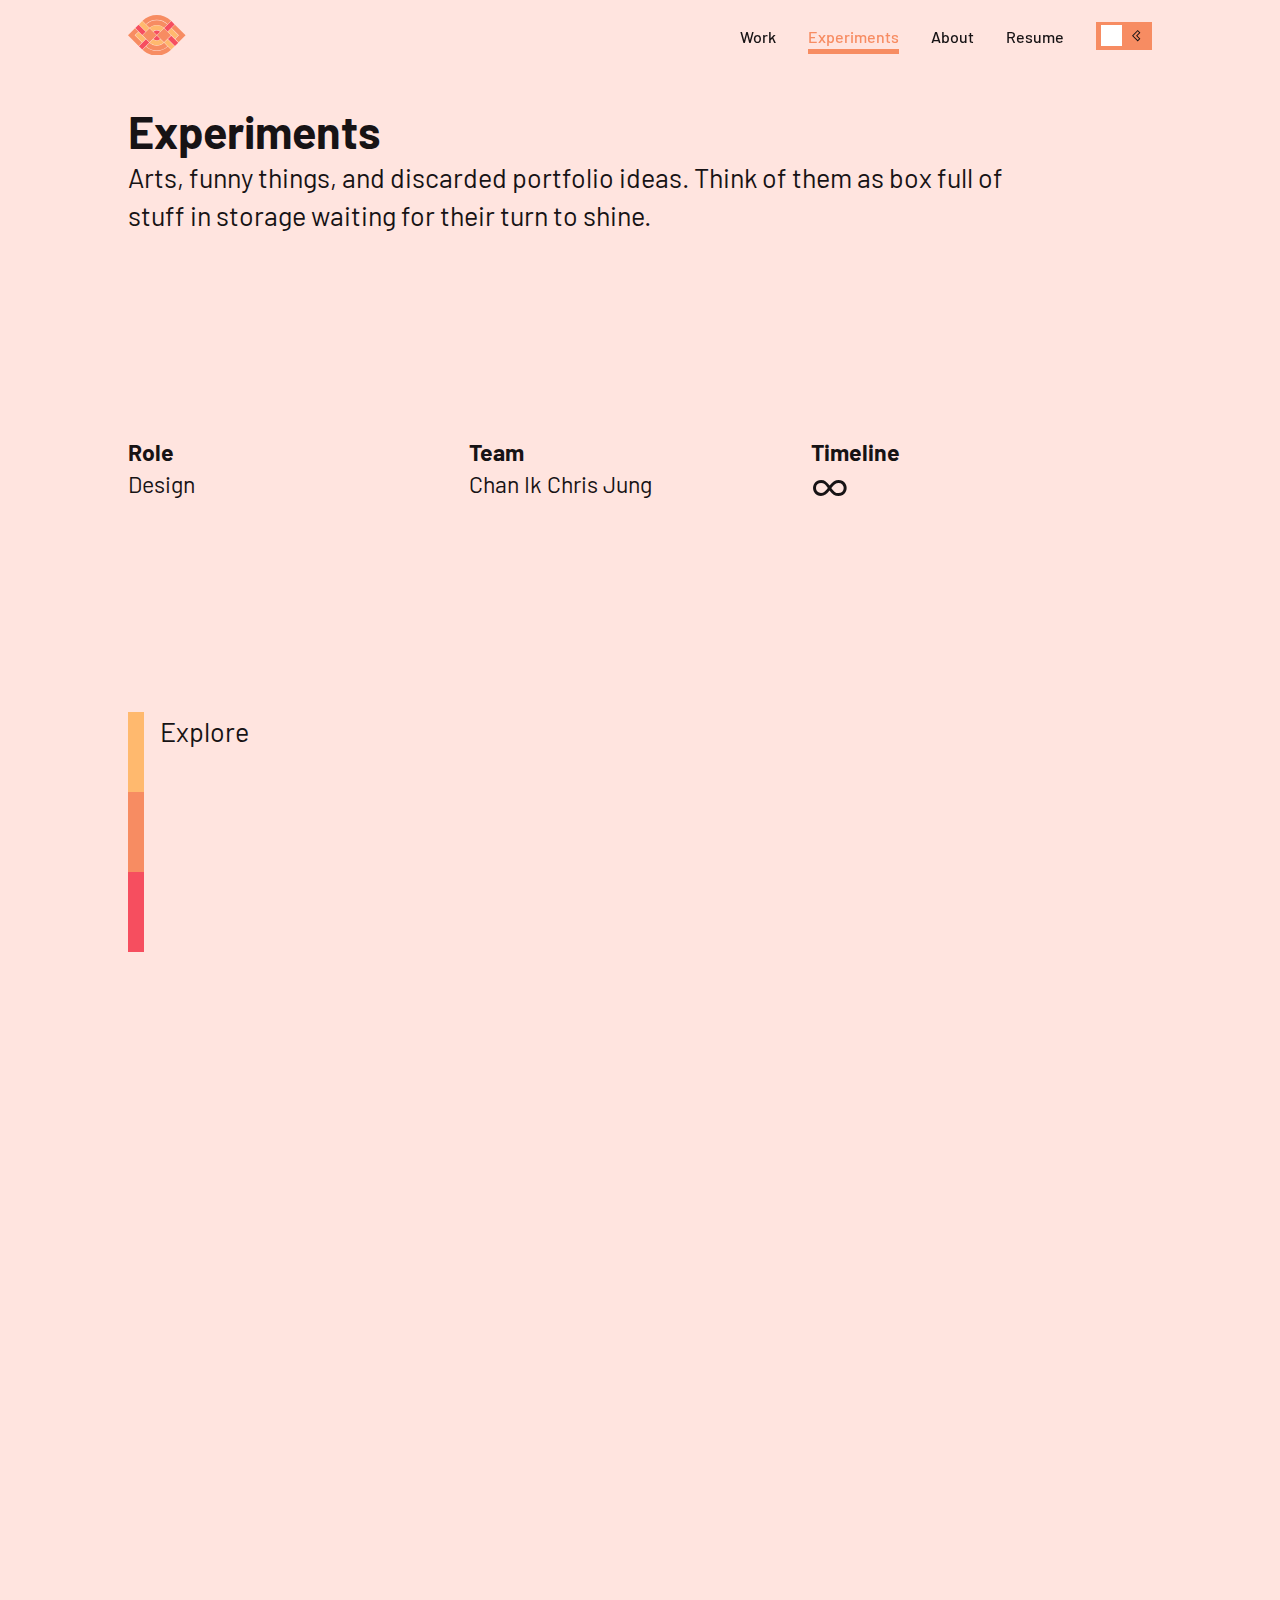
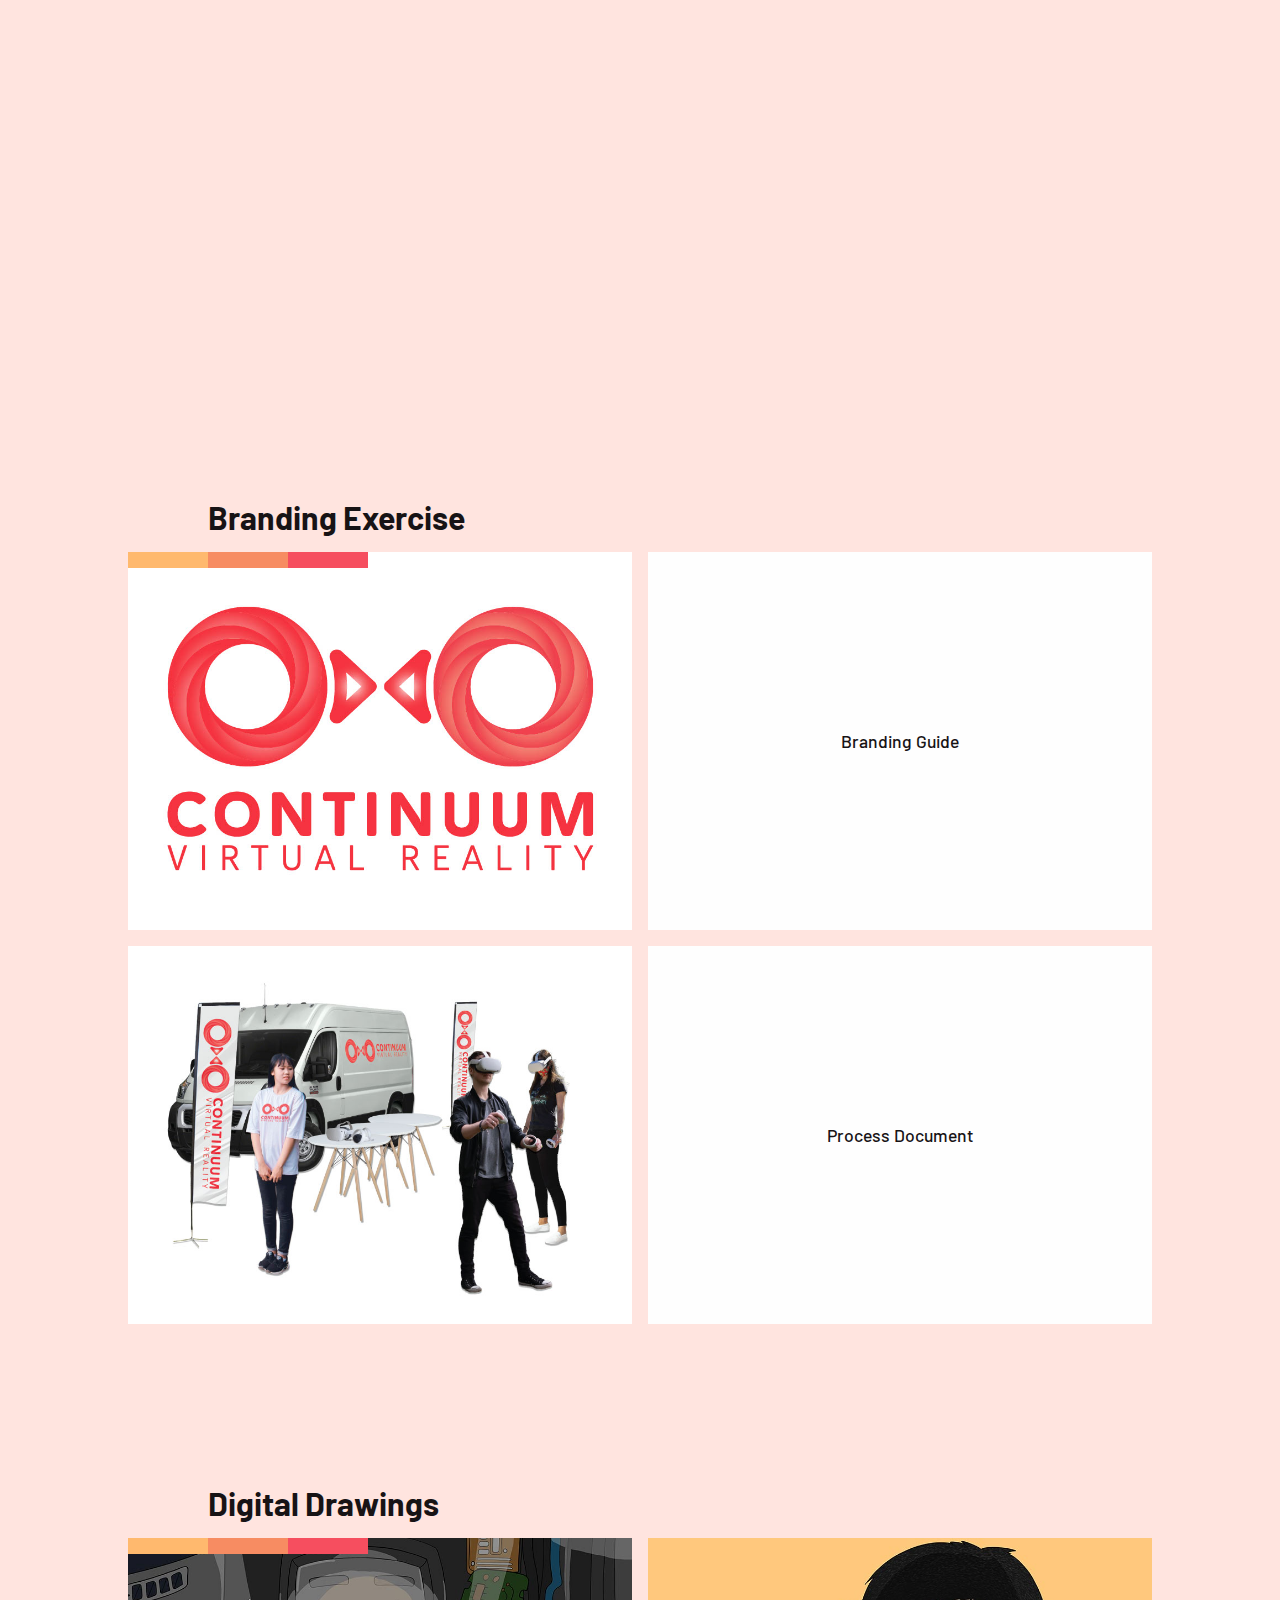
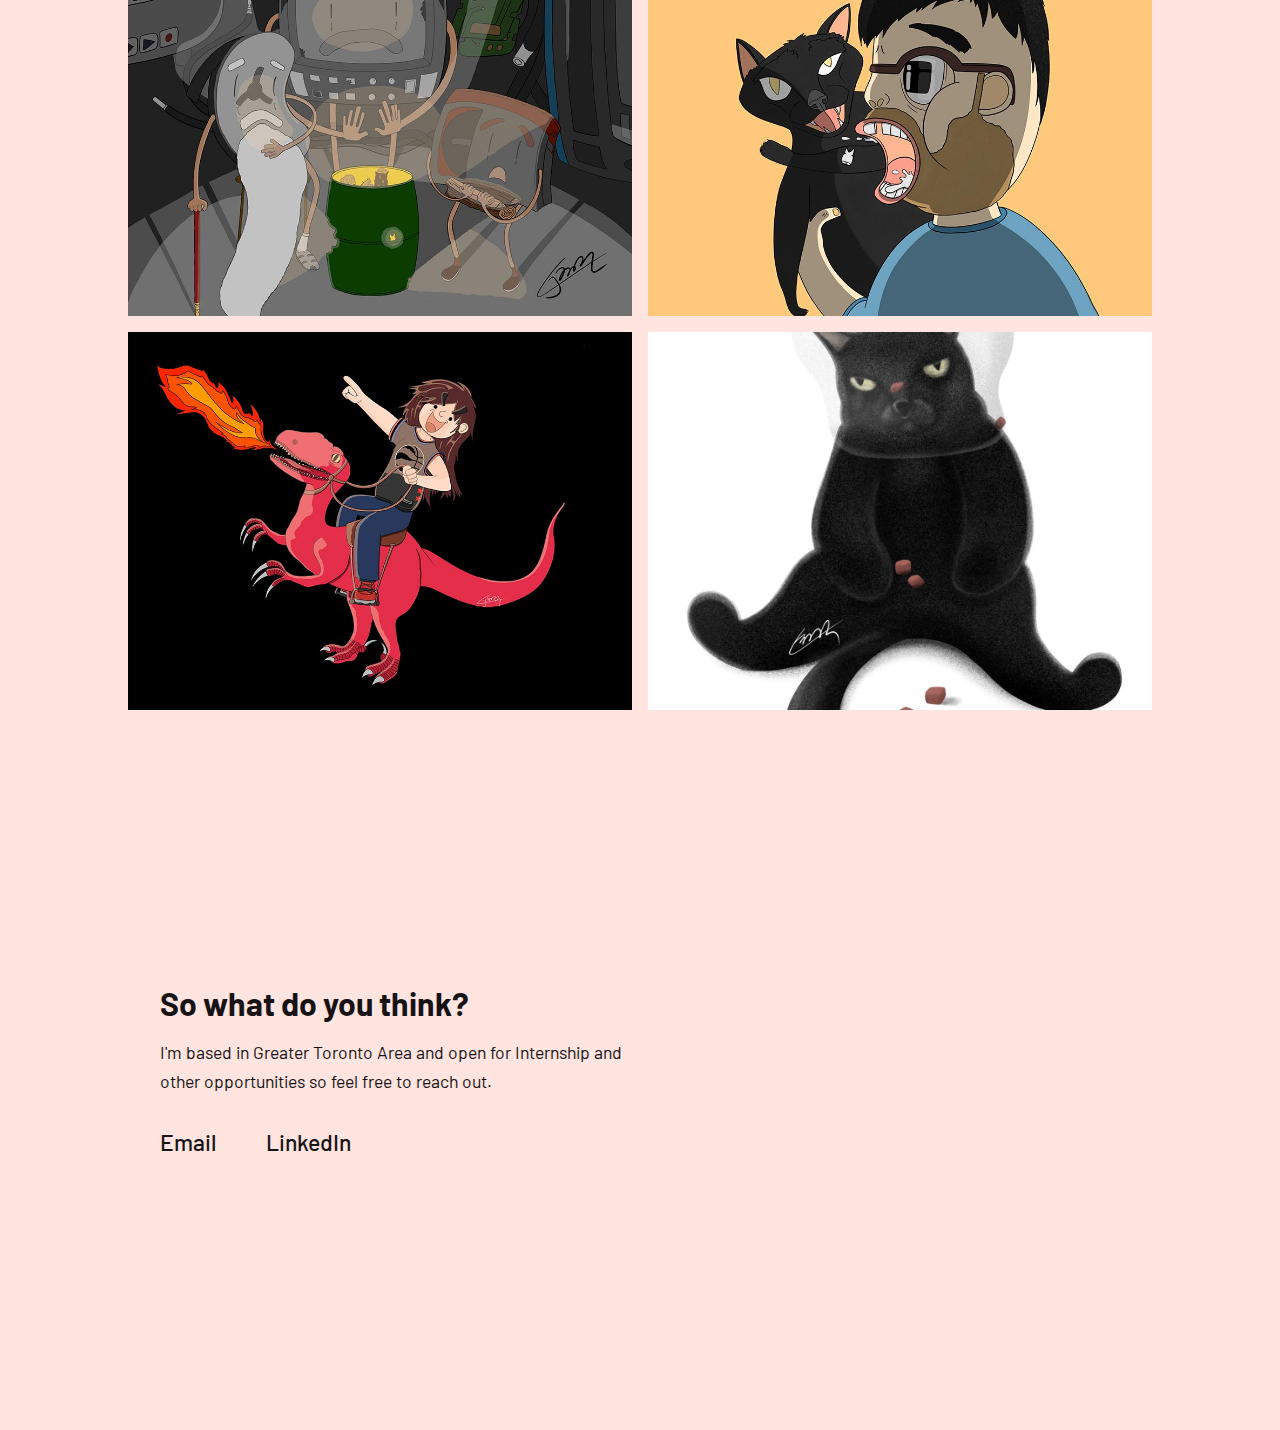
<file: experiments.html>
<!DOCTYPE html>
<html lang="en">

<head>
	<meta charset="utf-8">
	<meta name="viewport" content="width=device-width, initial-scale=1">
	<meta name="description" content="Hi, I'm Chris. I focus on translating ideas to engaging narrative experience.">
	<meta property="og:title" content="Chan Ik Chris Jung">
	<meta property="og:description"
		content="Hi, I'm Chris. I focus on translating ideas to engaging narrative experience.">
	<meta property="og:image" content="https://akachris.com/img/linkpreview.jpg">
	<meta name="author" content="Chan Ik Chris Jung">
	<link rel="stylesheet" type="text/css" href="css/style.css" />
	<link rel="stylesheet" href="https://unpkg.com/aos@next/dist/aos.css" />
	<link rel="icon" type="image/svg+xml" href="img/logo.svg">
	<link rel="shortcut icon" type="image/svg" href="img/logo.svg">
	<link rel="preconnect" href="https://fonts.googleapis.com">
	<link rel="preconnect" href="https://fonts.gstatic.com" crossorigin>
	<link
		href="https://fonts.googleapis.com/css2?family=Barlow:ital,wght@0,300;0,400;0,500;0,600;0,700;0,800;0,900;1,400;1,500;1,600;1,700;1,800;1,900&display=swap"
		rel="stylesheet">
	<title>aka Chris</title>
</head>

<body id="bgwork">
	<div class="project-container">
		<div id="bgnavbar"></div>
		<div id="navbar">
			<div id="homebutton">
				<a href="index.html">
					<svg id="logo" xmlns="http://www.w3.org/2000/svg" viewbox="0 0 139.6787 98.6346">
						<defs>
							<style>
								.cls-1 {
									fill: #f05060;
								}

								.cls-2 {
									fill: #f68c63;
								}

								.cls-3 {
									fill: #fcb86e;
								}
							</style>
						</defs>
						<g id="Layer_1-2">
							<g id="eye">
								<g id="highlight3">
									<path id="highlight3-2" class="cls-2"
										d="M52.2032,67.5425l-8.1317,8.1317c14.3342,13.956,37.2667,13.956,51.6008,0l-8.1317-8.1317c-9.8486,9.4737-25.4888,9.4737-35.3374,0Z" />
									<path id="highlight2-4" class="cls-2"
										d="M87.4755,31.0921l8.1317-8.1317c-14.3342-13.956-37.2667-13.956-51.6008,0l8.1317,8.1317c9.8486-9.4737,25.4888-9.4737,35.3374,0Z" />
									<path id="highlight3-3" class="cls-2"
										d="M43.3644,76.3814l-8.1317,8.1317c19.2089,18.8287,50.0696,18.8287,69.2785,0l-8.1317-8.1317c-14.7241,14.3457-38.291,14.3457-53.0151,0Z" />
									<rect id="highlight3-4" class="cls-2" x="40.3276" y="37.2911" width="23.9873" height="23.9873"
										transform="translate(50.1741 -22.5616) rotate(45)" />
									<polygon id="highlight3-5" class="cls-2"
										points="25.8047 75.094 33.9185 66.9801 16.2275 49.2892 25.0842 40.4326 16.9703 32.3187 0 49.2891 25.8047 75.094" />
									<path id="highlight3-6" class="cls-2"
										d="M96.3143,22.2533l8.1317-8.1317c-19.2089-18.8287-50.0696-18.8287-69.2785,0l8.1317,8.1317c14.7241-14.3457,38.291-14.3457,53.0151,0Z" />
									<rect id="highlight3-7" class="cls-2" x="75.3638" y="37.3562" width="23.9873" height="23.9873"
										transform="translate(114.2329 146.0165) rotate(-135)" />
									<polygon id="highlight3-8" class="cls-2"
										points="113.8741 23.5407 105.7602 31.6545 123.4512 49.3454 114.5946 58.2021 122.7084 66.3159 139.6787 49.3455 113.8741 23.5407" />
								</g>
								<g id="highlight2">
									<rect id="highlight2-2" class="cls-3" x="27.072" y="21.4503" width="23.9997" height="11.4747"
										transform="translate(30.6684 -19.6649) rotate(45)" />
									<rect id="highlight2-3" class="cls-3" x="18.2199" y="47.9713" width="23.9997" height="11.4747"
										transform="translate(46.8289 -5.6377) rotate(45)" />
									<rect id="highlight2-5" class="cls-3" x="88.607" y="65.7097" width="23.9997" height="11.4747"
										transform="translate(121.226 193.1075) rotate(-135)" />
									<rect id="highlight2-6" class="cls-3" x="97.4592" y="39.1887" width="23.9997" height="11.4747"
										transform="translate(155.0908 154.0927) rotate(-135)" />
									<path id="highlight2-7" class="cls-3"
										d="M61.051,58.6948l-8.1407,8.1407c9.4586,9.0841,24.4646,9.0841,33.9232,0l-8.1407-8.1407c-4.9694,4.6027-12.6725,4.6027-17.6418,0Z" />
									<path id="highlight2-8" class="cls-3"
										d="M78.6277,39.9399l8.1407-8.1407c-9.4586-9.0841-24.4646-9.0841-33.9232,0l8.1407,8.1407c4.9694-4.6027,12.6725-4.6027,17.6418,0Z" />
								</g>
								<g id="highlight1">
									<path id="highlight1-2" class="cls-1"
										d="M77.9857,57.9876l-8.1138-8.1138-8.1138,8.1138c4.5785,4.2135,11.6492,4.2135,16.2276,0Z" />
									<rect id="highlight1-3" class="cls-1" x="18.2287" y="30.2936" width="23.9997" height="11.4747"
										transform="translate(34.3314 -10.8216) rotate(45)" />
									<rect id="highlight1-4" class="cls-1" x="33.3194" y="59.3882" width="11.4873" height="23.9873"
										transform="translate(61.9159 -6.7145) rotate(45)" />
									<path id="highlight1-5" class="cls-1"
										d="M61.693,40.647l8.1138,8.1138,8.1138-8.1138c-4.5785-4.2135-11.6492-4.2135-16.2276,0Z" />
									<rect id="highlight1-6" class="cls-1" x="97.4503" y="56.8664" width="23.9997" height="11.4747"
										transform="translate(142.5756 184.2642) rotate(-135)" />
									<rect id="highlight1-7" class="cls-1" x="94.8721" y="15.2591" width="11.4873" height="23.9873"
										transform="translate(152.4912 117.6694) rotate(-135)" />
								</g>
							</g>
						</g>
					</svg>
				</a>
			</div>
			<ul class="menu">
				<li><a href="index.html" class="menulink">Work</a></li>
				<li><a href="experiments.html" class="menulink menulink1">Experiments</a></li>
				<li><a href="about.html" class="menulink">About</a></li>
				<li><a href="/download/Chris Jung Resume.pdf" target="_blank" class="menulink">Resume</a></li>
				<li>
					<label class="darkmode-switch">
						<input type="checkbox" id="darkmode" />
						<span class="slider round">
							<svg id="light" xmlns="http://www.w3.org/2000/svg" viewbox="0 0 137.9321 137.9326">
								<defs>
									<style>
										.cls-1 {
											fill: #231f20;
										}
									</style>
								</defs>
								<g>
									<g>
										<path class="cls-5"
											d="M37.0811,68.9663l31.8848,31.8857,31.8857-31.8857-31.8857-31.8857-31.8848,31.8857Zm31.8848,17.7432l-17.7432-17.7432,17.7432-17.7432,17.7432,17.7432-17.7432,17.7432Z" />
										<rect class="cls-5" x="63.9658" width="10" height="29.7393" />
										<rect class="cls-5" x="25.714" y="15.8445" width="10.0003" height="29.7392"
											transform="translate(-12.7222 30.7141) rotate(-45)" />
										<rect class="cls-5" y="63.9663" width="29.7393" height="10" />
										<rect class="cls-5" x="15.8445" y="102.2183" width="29.7392" height="10.0003"
											transform="translate(-66.819 53.1217) rotate(-45)" />
										<rect class="cls-5" x="63.9658" y="108.1934" width="10" height="29.7393" />
										<rect class="cls-5" x="102.2179" y="92.3489" width="10.0003" height="29.7392"
											transform="translate(-44.4115 107.2182) rotate(-45)" />
										<rect class="cls-5" x="108.1929" y="63.9663" width="29.7393" height="10" />
										<rect class="cls-5" x="92.3484" y="25.714" width="29.7392" height="10.0003"
											transform="translate(9.6853 84.8105) rotate(-45)" />
									</g>
								</g>
							</svg>
							<svg id="dark" xmlns="http://www.w3.org/2000/svg" viewbox="0 0 45.3687 61.7461">
								<defs>
									<style>
										.cls-1 {
											fill: #231f20;
										}
									</style>
								</defs>
								<g>
									<path class="cls-5"
										d="M30.873,61.7461L0,30.873,30.873,0l14.4956,14.4956L28.9912,30.873l16.3774,16.3774-14.4956,14.4956ZM7.0713,30.873l23.8018,23.8018,7.4243-7.4243L21.9199,30.873,38.2974,14.4956l-7.4243-7.4243L7.0713,30.873Z" />
								</g>
							</svg>
						</span>
					</label>
				</li>
			</ul>
			<div class="hamburger">
				<span class="bar"></span>
				<span class="bar"></span>
				<span class="bar"></span>
			</div>
		</div>
		<div class="content">
			<div class="projectpage">
				<div class="projectlanding">
					<div class="project-title">
						<h1>Experiments</h1>
						<h3>Arts, funny things, and discarded portfolio ideas. Think of them as box full of stuff in storage waiting
							for their turn to shine.</h3>
					</div>
					<div class="rollcall">
						<div>
							<h4>Role</h4>
							<h5>Design</h5>
						</div>
						<div>
							<h4>Team</h4>
							<h5>Chan Ik Chris Jung</h5>
						</div>
						<div>
							<h4>Timeline</h4>
							<h5><span class="zoomin">&#8734;</span></h5>
						</div>
					</div>
					<div>
						<div class="line1 shade3">
							<a href="#scrollto" class="menulink2">
								<h3>Explore</h3>
							</a>
						</div>
						<div class="line2 shade2">
						</div>
						<div class="line3 shade1">
						</div>
					</div>
				</div>
				<div id="scrollto" class="works">
					<div data-aos="fade-up" data-aos-easing="ease-in-out">
						<div class="worktitle">
							<h2>RibFest App (Concept)</h2>
						</div>
						<div class="projectgallery4">
							<div class="expgrid">
								<div class="shade5">
									<div class="shade3"></div>
									<div class="shade2"></div>
									<div class="shade1"></div>
								</div>
								<div class="exp7 sketchsize projectbodyorder"></div>
							</div>
							<div class="projectbody">
								<p><a href="/rib/index.html" class="menulink" target="_blank">RibFest App Demo</a></p>
							</div>
							<div>
								<div class="exp8 sketchsize"></div>
							</div>
							<div class="projectbody">
								<p><a href="https://drive.google.com/file/d/1VtVujRMa4-IXmQgLijQtW7FIM_nbrvPV/view?usp=sharing"
										class="menulink" target="_blank">Process Document</a></p>
							</div>
						</div>
					</div>
					<div>
						<div class="worktitle">
							<h2>Branding Exercise</h2>
						</div>
						<div class="projectgallery4">
							<div class="expgrid">
								<div class="shade5">
									<div class="shade3"></div>
									<div class="shade2"></div>
									<div class="shade1"></div>
								</div>
								<div class="exp5 sketchsize projectbodyorder"></div>
							</div>
							<div class="projectbody">
								<p><a href="https://drive.google.com/file/d/1cp4GSpSywZp49g7AQImzy4aEcqCem9xF/view?usp=sharing"
										class="menulink" target="_blank">Branding Guide</a></p>
							</div>
							<div>
								<div class="exp6 sketchsize"></div>
							</div>
							<div class="projectbody">
								<p><a href="https://drive.google.com/file/d/1G66U68jtvOE86QWj3pPZdJTAHbzSiPdc/view?usp=sharing"
										class="menulink" target="_blank">Process Document</a></p>
							</div>
						</div>
					</div>
					<div>
						<div class="worktitle">
							<h2>Digital Drawings</h2>
						</div>
						<div class="projectgallery4">
							<div class="expgrid">
								<div class="shade5">
									<div class="shade3"></div>
									<div class="shade2"></div>
									<div class="shade1"></div>
								</div>
								<div class="exp1 sketchsize projectbodyorder"></div>
							</div>
							<div>
								<div class="exp2 sketchsize"></div>
							</div>
							<div>
								<div class="exp3 sketchsize"></div>
							</div>
							<div>
								<div class="exp4 sketchsize"></div>
							</div>
						</div>
					</div>

				</div>
			</div>
		</div>
		<div class="footer">
			<div class="contact">
				<h2>So what do you think?</h2>
				<p>I'm based in Greater Toronto Area and open for Internship and other opportunities so feel free to reach out.
				</p>
				<div class="contactlink">
					<a href="mailto:chanikjung@gmail.com" class="communication">Email</a>
					<a href="https://www.linkedin.com/in/chanikjung" class="communication" target="_blank">LinkedIn</a>
				</div>
			</div>
		</div>
	</div>
	<script src="js/main.js"></script>
	<script src="https://unpkg.com/aos@next/dist/aos.js"></script>
	<script>
		AOS.init({
			duration: 250,
			anchorPlacement: 'center-bottom',
		});
	</script>
</body>

</html>
</file>
<file: css/style.css>
@charset "UTF-8";

:root {
    --text-colour: #171315;
    --text-inverse: #ffffff;
    --white: #ffffff;
    --black: #000000;
    --bg1: #d5f0ff;
    --bg2: #ffe4df;
    --bg3: #fefefe;
    --bg4: #fff6e2;
    --bg5: #b5e1ef;
    --bg6: #fff4ec;
    --highlight1: #FFB96E;
    --highlight2: #F78C62;
    --highlight3: #F64E5F;
    --menushadow: rgba(31, 31, 31, 0.3);
}

html[data-theme='light'] {
    --text-colour: #171315;
    --text-inverse: #ffffff;
    --white: #ffffff;
    --black: #000000;
    --bg1: #d5f0ff;
    --bg2: #ffe4df;
    --bg3: #fefefe;
    --bg4: #fff6e2;
    --bg5: #b5e1ef;
    --bg6: #fff4ec;
    --highlight1: #FFB96E;
    --highlight2: #F78C62;
    --highlight3: #F64E5F;
    --menushadow: rgba(31, 31, 31, 0.3);
}

html[data-theme='dark'] {
    /* --text-colour: #c5e4fc; */
    --text-colour: #ddf0ff;
    --text-inverse: #383636;
    --white: #ffffff;
    --black: #000000;
    --bg1: #12171b;
    --bg2: #100e0e;
    --bg3: #2d3034;
    --bg4: #141310;
    --bg5: #243e4b;
    --bg6: #3d2e2e;
    --highlight1: #17C8B3;
    --highlight2: #08739D;
    --highlight3: #004691;
    --menushadow: rgba(31, 31, 31, 1);
}

* {
    box-sizing: border-box;
    /* background: rgb(0 100 0 / 0.1)!important; */
}

html {
    scroll-behavior: smooth;
    /*    scroll-snap-type: y mandatory;*/
}

body {
    display: grid;
    font-family: 'Barlow', sans-serif;
    font-size: 10px;
    margin: 0;
    padding: 0;
    height: 100%;
    width: 100%;
    color: var(--text-colour);
    transition: all .35s ease-in-out;
    overflow-x: hidden;
}


h1 {
    font-size: clamp(2.6rem, 3.5vw, 4rem);
    font-weight: 700;
    margin: 0;
}


h2 {
    font-size: clamp(1.7rem, 2.5vw, 2.5rem);
    font-weight: 700;
    margin: 0;
}

h3 {
    font-size: clamp(1.5rem, 2.1vw, 2.1rem);
    line-height: clamp(2.3rem, 3vw, 3rem);
    font-weight: 400;
    margin: 0;
}

h4 {
    font-size: clamp(1.2rem, 1.8vw, 1.8rem);
    line-height: clamp(2rem, 2.4rem, 2.4vw);
    font-weight: 700;
    margin: 0;
}

h5 {
    font-size: clamp(1.2rem, 1.8vw, 1.8rem);
    line-height: clamp(2rem, 2.4rem, 2.4vw);
    font-weight: 400;
    margin: 0;
}

p {
    font-size: clamp(1.1rem, 1.3vw, 1.3rem);
    line-height: clamp(1.8rem, 2.2vw, 2.2rem);
    font-weight: 400;
    margin: 0;
}

sup {
    font-size: clamp(0.85rem, 1.05vw, 1.05rem);
    font-weight: 600;
    margin: 0;
}

em {
    font-style: normal;
    font-weight: 600;
}

i {
    font-weight: 500;
}

br {
    display: none;
}

.zoomin {
    font-size: clamp(2rem, 4vw, 4rem);
}

.highlight {
    color: var(--highlight3);
}

img {
    display: block;
    width: 100%;
}

svg .cls-1 {
    fill: var(--highlight3);
}

svg .cls-2 {
    fill: var(--highlight2);
}

svg .cls-3 {
    fill: var(--highlight1);
}

svg .cls-4 {
    fill: var(--bg6);
}

svg .cls-5 {
    fill: var(--text-colour);
}

.shade1 {
    background-color: var(--highlight3);
}

.shade2 {
    background-color: var(--highlight2);
}

.shade3 {
    background-color: var(--highlight1);
}

/*Universal Divs*/

.container {
    display: grid;
    grid-template-columns: 1fr;
    grid-template-rows: 4.5rem auto 45rem;
    margin: 0 auto;
    width: 80vw;
    max-width: 80rem;
    height: 100%;
}

.project-container {
    display: grid;
    grid-template-columns: 1fr;
    grid-template-rows: 4.5rem auto 45rem;
    margin: 0 auto;
    width: 80vw;
    max-width: 80rem;
}

#bglanding {
    background-color: var(--bg1);
}

#bgwork {
    background-color: var(--bg2);
}

#bgabout {
    background-color: var(--bg4);
}


iframe {
    border: none;
}


/* .bglanding {
    grid-column: 1;
    grid-row: 2/4;
    z-index: 0;
    opacity: 0.2;
    filter: contrast(0.7);
    background-image: repeating-radial-gradient(circle at 30% 28%, rgba(255, 255, 255, 0), var(--bg2) 5rem), repeating-radial-gradient(circle at 100% 100%, rgba(255, 255, 255, 0), var(--text-inverse) 5rem);
} */

#bgnavbar {
    position: fixed;
    top: 0;
    left: 0;
    width: 100%;
    height: 4.5rem;
    z-index: 3;
}


#navbar {
    display: grid;
    grid-template-columns: 8rem auto;
    grid-template-rows: 1fr;
}


.sticky {
    position: fixed;
    top: 0;
    width: 80vw;
    max-width: 80rem;
    height: 4.5rem;
    z-index: 3;
}

.stickyshadow {
    background-color: var(--bg3);
    box-shadow: 0 8px 6px -6px var(--menushadow);
}


ul {
    list-style-type: none;
}

ul li {
    padding: 0 0 0 2rem;
}

.hamburger {
    display: none;
    z-index: 3;
}

.bar {
    display: block;
    height: 5px;
    width: 35px;
    margin: 5px auto;
    -moz-transition: all 0.15s ease-in-out;
    -webkit-transition: all 0.15s ease-in-out;
    transition: all 0.15s ease-in-out;
    background-color: var(--text-colour);
}


#homebutton {
    width: 45%;
    margin: auto 0;
    z-index: 4;
}

.darkmode-switch {
    position: relative;
    display: inline-block;
    width: 3.5rem;
    height: 1.75rem;
    margin: auto;
    z-index: 4;
}

.darkmode-switch input {
    opacity: 0;
    width: 0;
    height: 0;
}


.slider {
    position: absolute;
    cursor: pointer;
    top: 0;
    left: 0;
    right: 0;
    bottom: 0;
    background-color: var(--highlight2);
    -moz-transition: all 0.15s ease-in-out;
    -webkit-transition: all 0.15s ease-in-out;
    transition: all 0.15s ease-in-out;
}

.slider:before {
    position: absolute;
    content: "";
    height: 1.3rem;
    width: 1.3rem;
    left: 5px;
    bottom: 4px;
    background-color: var(--text-inverse);
    -moz-transition: all 0.15s ease-in-out;
    -webkit-transition: all 0.15s ease-in-out;
    transition: all 0.15s ease-in-out;
    z-index: 5;
}

.slider svg{
    position: absolute;
    margin: auto;
}

#light {
    top: 0;
    left: 20%;
    bottom: 0;
    width: 25%;
}


#dark {
    top: 0;
    right: 20%;
    bottom: 0;
    width: 15%;
}


input:checked+.slider {
    background-color: var(--highlight2);
}

input:focus+.slider {
    box-shadow: 0 0 1px var(--highlight2);
}

input:checked+.slider:before {
    -webkit-transform: translateX(1.7rem);
    -ms-transform: translateX(1.7rem);
    transform: translateX(1.7rem);
}

/* .slider.round {
    border-radius: 3rem;
}

.slider.round:before {
    border-radius: 50%;
} */




#navbar svg {
    /* animation: blink 0.35s 1s ease-in-out 4; */
    cursor: pointer;
}

.content {
    grid-column: 1/3;
    grid-row: 2;
}

.footer {
    grid-column: 1/3;
    grid-row: 3;
    margin: auto 0;
}

.contact {
    padding: 0 0 0 2rem;
    width: 50%;
}

.contact p {
    padding-top: 1rem;
}





/* Link Style */

.menu {
    display: flex;
    align-items: center;
    justify-self: end;
    font-size: 1rem;
    z-index: 3;
}

.menulink {
    color: var(--text-colour);
    font-weight: 500;
    text-decoration: none;
    -moz-transition: all 0.15s ease-in-out;
    -webkit-transition: all 0.15s ease-in-out;
    transition: all 0.15s ease-in-out;
}

.menulink1 {
    color: var(--highlight2);
    font-weight: 500;
    text-decoration: underline;
    text-underline-offset: .4rem;
    text-decoration-thickness: .3rem;
}

.menulink2 {
    font-weight: 500;
    color: var(--text-colour);
    text-decoration: none;
    -moz-transition: all 0.15s ease-in-out;
    -webkit-transition: all 0.15s ease-in-out;
    transition: all 0.15s ease-in-out;
}

.menulink:hover,
.menulink2:hover {
    color: var(--highlight2);
    text-decoration: underline;
    text-underline-offset: .4rem;
    text-decoration-thickness: .3rem;
}

.menulink:active,
.menulink2:active {
    color: var(--highlight2);
    text-decoration: underline;
    text-underline-offset: .4rem;
    text-decoration-thickness: .3rem;
}

.contactlink {
    padding: 2rem 1rem 0 0;
}

.communication {
    font-size: clamp(1.2rem, 1.8vw, 1.8rem);
    font-weight: 500;
    padding-right: 3rem;
    color: var(--text-colour);
    text-decoration: none;
    -moz-transition: all 0.15s ease-in-out;
    -webkit-transition: all 0.15s ease-in-out;
    transition: all 0.15s ease-in-out;
}

.communication:hover {
    color: var(--highlight2);
    text-decoration: underline;
    text-underline-offset: .4rem;
    text-decoration-thickness: .3rem;
}

.communication:active {
    color: var(--highlight2);
    text-decoration: underline;
    text-underline-offset: .4rem;
    text-decoration-thickness: .3rem;
}

.projectlink {
    text-decoration: none;
    color: var(--text-colour);
}



/* Landing Page */


.workpage {
    display: grid;
    grid-template-columns: 1fr;
    grid-template-rows: 50rem auto;
    height: 100%;
}


.line1 {
    width: 1rem;
    height: 33.3%;
    animation: slidedown .35s ease-in-out;
}

.line1 h3 {
    padding: 0 0 0 2rem;
}

.line2 {
    width: 1rem;
    height: 33.3%;
    animation: slidedown .45s ease-in-out;
}

.line2 h3 {
    padding: 0 0 0 2rem;
}

.line3 {
    width: 1rem;
    height: 33.3%;
    animation: slidedown .65s ease-in-out;
}

.ctabg {
    /* position: absolute;
    top: 15%;
    right: calc(50% - 20rem); */
    grid-column: 1;
    grid-row: 1/3;
    width: 100%;
    height: 100%;
    background-image: url(../img/splashbg2.png);
    background-repeat: no-repeat;
    background-size: contain;
    background-position: right 40%;
    filter: opacity(0.2);
    /* mix-blend-mode:luminosity; */
}

.cta {
    display: grid;
    grid-template-columns: 1fr;
    grid-template-rows: auto 12rem;
    height: 100%;
    grid-column: 1;
    grid-row: 1;
    z-index: 1;
}


.ctatext {
    margin: auto 0;
}

.ctawidth {
    width: 30ch;
}

.works {
    /* background-color: var(--bg3); */
}

.work {
    display: grid;
    grid-template-columns: 40% 60%;
    grid-template-rows: 1fr;
    position: relative;
    cursor: pointer;
    background-color: var(--bg3);
    margin-top: 10rem;
}


.workimg {
    position: absolute;
    grid-column: 1/3;
    left: 33%;
    top: 40%;
    width: 10rem;
    height: 10rem;
    -moz-transition: all 0.2s ease-in-out;
    -webkit-transition: all 0.2s ease-in-out;
    transition: all 0.2s ease-in-out;
    z-index: 2;
}

.workimg-animate {
    transform: translateY(-2rem);
}

.work:hover .workimg-animate {
    transform: translateY(-4rem);
}

.work:hover .reskaletumbnail {
    background-size: 80%, 90%;
    background-position: center, 50% 30%;
}

.work:hover .sketchtumbnail {
    background-size: 90%, 100%, 100%, 100%;
    background-position: center, center, center, center;
}


.work:hover .chatbottumbnail {
    background-size: 95%, 90%, 90%, 90%, 90%;
    background-position: center, center, center, center, center;
}


.work:hover .bookartumbnail {
    background-size: 80%, 90%, 90%;
    background-position: center, 50% 50%, center;
}


.bug {
    width: fit-content;
    padding: 0.35rem 0.5rem;
    margin-bottom: 2rem;
    color: var(--text-inverse);
    background-color: var(--text-colour);
}


.worktext {
    grid-column: 1/2;
    padding: 0 5rem;
    margin: auto 0;
    max-height: fit-content;
    width: 100%;
}

.shade4 {
    display: flex;
    flex-direction: row;
    padding: 1.5rem 0;
}

.shade4>div {
    width: 3rem;
    height: 1rem;
}

.shade5 {
    display: flex;
    flex-direction: row;
    grid-row: 1;
    grid-column: 1;
    z-index: 2;
}

.shade5>div {
    width: 5rem;
    height: 1rem;
}

.thumbheight {
    grid-column: 2/3;
    width: 100%;
    height: 30rem;
}




.reskaletumbnail {
    background-color: var(--text-colour);
    background-image: url(../img/reskale/reskalethumb1.png), url(../img/reskale/reskalethumbbg.png);
    background-repeat: no-repeat, no-repeat;
    background-size: 80%, 65%;
    background-position: center, 50% 70%;
    -moz-transition: all 0.2s ease-in-out;
    -webkit-transition: all 0.2s ease-in-out;
    transition: all 0.2s ease-in-out;
}

.reskalehover {
    background-image: url(../img/reskale/reskalehover.png);
    background-repeat: no-repeat;
    background-size: contain;
    background-position: center;
}


.sketchtumbnail {
    background-color: var(--text-colour);
    background-image: url(../img/sketchbook/sketchbookthumb1.png), url(../img/sketchbook/sketchbookthumb2.png), url(../img/sketchbook/sketchbookthumb3.png), url(../img/sketchbook/sketchbookthumb4.png);
    background-repeat: no-repeat, no-repeat;
    background-size: 90%, 0%, 0%, 0%;
    background-position: center, 40% 60%, 40% 60%, 40% 60%;
    -moz-transition: all 0.2s ease-in-out;
    -webkit-transition: all 0.2s ease-in-out;
    transition: all 0.2s ease-in-out;
}

.sketchhover {
    background-image: url(../img/sketchbook/sketchbookhover.png);
    background-repeat: no-repeat;
    background-size: contain;
    background-position: center;
}


.chatbottumbnail {
    background-color: var(--text-colour);
    background-image: url(../img/chatbot/chatbotthumb1.png), url(../img/chatbot/chatbotthumb2.png), url(../img/chatbot/chatbotthumb3.png), url(../img/chatbot/chatbotthumb4.png), url(../img/chatbot/chatbotthumb5.png);
    background-repeat: no-repeat, no-repeat;
    background-size: 0%, 0%, 0%, 90%, 0%;
    background-position: 65% 35%, 65% 35%, 35% 50%, center, center;
    -moz-transition: all 0.2s ease-in-out;
    -webkit-transition: all 0.2s ease-in-out;
    transition: all 0.2s ease-in-out;
}

.chatbothover {
    background-image: url(../img/chatbot/chathover.png);
    background-repeat: no-repeat;
    background-size: contain;
    background-position: center;
}


.bookartumbnail {
    background-color: var(--text-colour);
    background-image: url(../img/bookar/bookarthumb1.png), url(../img/bookar/bookarthumb2.png), url(../img/bookar/bookarthumbbg.png);
    background-repeat: no-repeat, no-repeat, no-repeat;
    background-size: 80%, 80%, 50%;
    background-position: center, 70% 50%, 50% 55%;
    -moz-transition: all 0.2s ease-in-out;
    -webkit-transition: all 0.2s ease-in-out;
    transition: all 0.2s ease-in-out;
}

.bookarhover {
    background-image: url(../img/bookar/bookarhover.png);
    background-repeat: no-repeat;
    background-size: contain;
    background-position: center;
}









/* Project Page */

.projectpage {
    display: grid;
    grid-template-columns: 1fr;
    grid-template-rows: 55rem auto;
    height: 100%;
}


.projectlanding {
    display: grid;
    grid-template-columns: 1fr;
    grid-template-rows: auto auto 15rem;
}

.project-title {
    width: 90%;
    padding: 2rem 0 0;
}

.rollcall {
    display: grid;
    grid-template-columns: repeat(auto-fill, minmax(30%, 1fr));
    grid-auto-rows: minmax(40%, 1fr);
}

.projectread {
    width: 100%;
    height: 100%;
    background-color: var(--bg3);
}

.projectcontent {
    display: grid;
    grid-template-columns: repeat(auto-fill, minmax(100%, 1fr));
    grid-auto-rows: minmax(35rem, 1fr);
    gap: 1rem;
    padding: 1rem 0 0;
}

.projectcontent1 {
    display: grid;
    grid-template-columns: repeat(auto-fill, minmax(100%, 1fr));
    grid-auto-rows: minmax(35rem, 1fr);
    gap: 1rem;
}

.onlydesk {
    display: none;
    grid-template-columns: repeat(auto-fill, minmax(100%, 1fr));
    grid-auto-rows: minmax(35rem, 1fr);
    gap: 1rem;
    padding: 1rem 0 0;
}

.projectgallery1 {
    display: grid;
    grid-template-columns: repeat(auto-fill, minmax(45%, 1fr));
    grid-auto-rows: minmax(45rem, 100%);
    gap: 1rem;
    padding: 1rem 0 0;
}

.projectgallery2 {
    display: grid;
    grid-template-columns: repeat(auto-fill, minmax(100%, 1fr));
    grid-auto-rows: minmax(45rem, 100%);
    gap: 1rem;
    padding: 1rem 0 0;
}

.projectgallery3 {
    display: grid;
    grid-template-columns: repeat(auto-fill, minmax(30%, 1fr));
    grid-auto-rows: auto;
    gap: 1rem;
    padding: 1rem 0 0;
}

.projectgallery3>div {
    background-color: var(--bg3);
    padding: 1rem;
}

.projectgallery4 {
    display: grid;
    grid-template-columns: repeat(auto-fill, minmax(45%, 1fr));
    grid-auto-rows: auto;
    gap: 1rem;
    padding: 1rem 0 0;
}

.projectgallery5 {
    display: grid;
    grid-template-columns: repeat(auto-fill, minmax(100%, 1fr));
    grid-auto-rows: minmax(62rem, 100%);
    gap: 1rem;
    ;
}

.projectfocus {
    display: grid;
    grid-template-columns: repeat(auto-fill, minmax(30%, 1fr));
    grid-auto-rows: minmax(45rem, 1fr);
    gap: 1rem;
    background-color: var(--text-inverse);
    padding: 5rem;
}

.projectfocus>div {
    display: grid;
    grid-template-columns: 1fr;
    grid-template-rows: 60% 40%;
    background-color: var(--bg1);
}

.expgrid {
    display: grid;
    grid-template-columns: auto;
    grid-auto-rows: auto;
}

.projectfocus>div>div {
    margin: auto;
}

.projectbody {
    display: grid;
    height: 100%;
    width: 100%;
    background-color: var(--bg3);
    flex-wrap: wrap;
}

.projectbody1 {
    display: grid;
    height: 100%;
    width: 100%;
    background-color: var(--bg3);
    align-content: center;
    flex-wrap: wrap;
}


.projectbodyorder {
    grid-row: 1;
    grid-column: 1;
}

.projectbody1>h3,
.projectbody1>h5 {
    padding: 0 5rem 1rem;
    z-index: 2;
}

.projectbody>p,
.projectbody>h2 {
    margin: auto;
    padding: 0 5rem;
    z-index: 2;
}

.projectbody1>p {
    height: 5rem;
    padding: 0 5rem;
    z-index: 2;
}


.keypoints {
    text-align: center;
    padding: 0 2rem;
}


.keypoints h4 {
    padding: 0 0 1rem;
}

.worktitle {
    padding: 10rem 5rem 0;

}

.worktitle1 {
    padding: 5rem 5rem 0;

}

.projectnav {
    display: grid;
    grid-template-columns: repeat(auto-fill, minmax(40%, 1fr));
    grid-auto-rows: minmax(auto, 1fr);
    gap: 1rem;
    padding: 10rem 5rem 0;
}

.projectnav>div:nth-child(2) {
    text-align: right;
}






/* About Page */

.aboutheading {
    display: grid;
    grid-template-columns: 1fr;
    grid-template-rows: auto 15rem;
    padding: 0 5rem 0;
}

.aboutpage {
    display: grid;
    grid-template-columns: 1fr;
    grid-template-rows: auto;
    height: 100%;
}

.about1 {
    width: 100%;
    height: 100%;
    background-image: url(../img/about/about5.jpg);
    background-repeat: no-repeat;
    background-size: cover;
    background-position: center;
}

.about2 {
    width: 100%;
    height: 100%;
    background-image: url(../img/about/about2.jpg);
    background-repeat: no-repeat;
    background-size: cover;
    background-position: center;
}

.about3 {
    width: 100%;
    height: 100%;
    background-image: url(../img/about/about3.png);
    background-repeat: no-repeat;
    background-size: contain;
    background-position: center;
}







/* Exepriments Page */

.exp1 {
    width: 100%;
    height: 100%;
    background-image: url(../img/experiments/art1.jpg);
    background-repeat: no-repeat;
    background-size: cover;
    background-position: center;
}

.exp2 {
    width: 100%;
    height: 100%;
    background-image: url(../img/experiments/art2.jpg);
    background-repeat: no-repeat;
    background-size: cover;
    background-position: center;
}

.exp3 {
    width: 100%;
    height: 100%;
    background-image: url(../img/experiments/art3.jpg);
    background-repeat: no-repeat;
    background-size: cover;
    background-position: center;
}

.exp4 {
    width: 100%;
    height: 100%;
    background-image: url(../img/experiments/art4.jpg);
    background-repeat: no-repeat;
    background-size: cover;
    background-position: center;
}

.exp5 {
    width: 100%;
    height: 100%;
    background-image: url(../img/experiments/brand1.jpg);
    background-repeat: no-repeat;
    background-size: cover;
    background-position: center;
}

.exp6 {
    width: 100%;
    height: 100%;
    background-image: url(../img/experiments/brand2.jpg);
    background-repeat: no-repeat;
    background-size: cover;
    background-position: center;
}

.exp7 {
    width: 100%;
    height: 100%;
    background-image: url(../img/experiments/rib1.jpg);
    background-repeat: no-repeat;
    background-size: cover;
    background-position: center;
}

.exp8 {
    width: 100%;
    height: 100%;
    background-image: url(../img/experiments/rib2.jpg);
    background-repeat: no-repeat;
    background-size: cover;
    background-position: center;
}




/* Chatbot */


.chatbotsize {
    width: 100%;
    height: 0;
    padding-top: 62.5%;
}


.chatbotthumb {
    width: 100%;
    height: 100%;
    background-image: url(../img/chatbot/chatbotthumb.png);
    background-repeat: no-repeat;
    background-size: contain;
    background-position: center;
}


.chatbot1 {
    width: 100%;
    height: 100%;
    background-image: url(../img/chatbot/chatbot1.png);
    background-repeat: no-repeat;
    background-size: contain;
    background-position: center;
}

.chatbot2 {
    width: 100%;
    height: 100%;
    background-image: url(../img/chatbot/chatbot2.png);
    background-repeat: no-repeat;
    background-size: contain;
    background-position: center;
}

.chatbot3 {
    width: 100%;
    height: 100%;
    background-image: url(../img/chatbot/chatbot3.jpg);
    background-repeat: no-repeat;
    background-size: cover;
    background-position: center;
}


.chatbot4 {
    width: 100%;
    height: 100%;
    background-image: url(../img/chatbot/chatbot4.jpg);
    background-repeat: no-repeat;
    background-size: cover;
    background-position: center;
}


.chatbot5 {
    width: 100%;
    height: 100%;
    background-color: var(--white);
    background-image: url(../img/chatbot/chatbot5.jpg);
    background-repeat: no-repeat;
    background-size: contain;
    background-position: center;
}

.chatbot6 {
    width: 100%;
    height: 100%;
    background-color: var(--white);
    background-image: url(../img/chatbot/chatbot6.jpg);
    background-repeat: no-repeat;
    background-size: contain;
    background-position: center;
}

.chatbot7 {
    width: 100%;
    height: 100%;
    background-color: var(--white);
    background-image: url(../img/chatbot/chatbot7.jpg);
    background-repeat: no-repeat;
    background-size: contain;
    background-position: center;
}




/* Sketchbook */

.sketchpattern {
    width: 100%;
    height: 100%;
    background-image: url(../img/sketchbook/sketchpattern.png);
    background-repeat: repeat;
    background-size: 300px 103px;
    background-position: center;
}


.sketchthumb {
    width: 100%;
    height: 100%;
    background-image: url(../img/sketchbook/sketchbookthumb.png);
    background-repeat: no-repeat;
    background-size: contain;
    background-position: center;
}


.sketcht1 {
    background-image: url(../img/sketchbook/sketchbook1.jpg);
    background-repeat: no-repeat;
    background-size: contain;
    background-position: center;
}

.sketcht2 {
    background-image: url(../img/sketchbook/sketchbook2.jpg);
    background-repeat: no-repeat;
    background-size: contain;
    background-position: center;
}

.sketcht3 {
    background-image: url(../img/sketchbook/sketchbook3.jpg);
    background-repeat: no-repeat;
    background-size: contain;
    background-position: center;
}

.sketcht4 {
    background-image: url(../img/sketchbook/sketchbook4.jpg);
    background-repeat: no-repeat;
    background-size: contain;
    background-position: center;
}

.sketcht5 {
    background-image: url(../img/sketchbook/sketchbook5.jpg);
    background-repeat: no-repeat;
    background-size: contain;
    background-position: center;
}

.sketcht6 {
    background-image: url(../img/sketchbook/sketchbook6.jpg);
    background-repeat: no-repeat;
    background-size: contain;
    background-position: center;
}

.sketcht7 {
    width: 100%;
    height: 100%;
    background-image: url(../img/sketchbook/sketchbook7.png);
    background-repeat: no-repeat;
    background-size: contain;
    background-position: center;
}

.sketcht8 {
    background-image: url(../img/sketchbook/sketchbook8.jpg);
    background-repeat: no-repeat;
    background-size: contain;
    background-position: center;
}

.sketcht9 {
    background-image: url(../img/sketchbook/sketchbook9.jpg);
    background-repeat: no-repeat;
    background-size: contain;
    background-position: center;
}

.sketcht10 {
    background-image: url(../img/sketchbook/sketchbook10.jpg);
    background-repeat: no-repeat;
    background-size: contain;
    background-position: center;
}

.sketcht11 {
    background-image: url(../img/sketchbook/sketchbook11.jpg);
    background-repeat: no-repeat;
    background-size: contain;
    background-position: center;
}

.sketcht12 {
    background-image: url(../img/sketchbook/sketchbook12.jpg);
    background-repeat: no-repeat;
    background-size: contain;
    background-position: center;
}

.sketcht13 {
    background-image: url(../img/sketchbook/sketchbook13.jpg);
    background-repeat: no-repeat;
    background-size: contain;
    background-position: center;
}

.sketchsize {
    width: 100%;
    height: 0;
    padding-top: 75%;
}

.canvasbttn {
    display: flex;
    padding: 10rem 5rem 0;
}

.buttons {
    display: inline-block;
    cursor: pointer;
    background-color: var(--highlight3);
    border: none;
    color: var(--white);
    padding: 1rem 1.5rem;
    text-align: center;
    text-decoration: none;
    font-size: clamp(1.1rem, 1.6vw, 1.45rem);
    line-height: clamp(1.8rem, 2.2vw, 2.05rem);
    font-weight: 400;
    margin: 0;
    -moz-transition: all 0.15s ease-in-out;
    -webkit-transition: all 0.15s ease-in-out;
    transition: all 0.15s ease-in-out;
}

.buttons>a {
    color: var(--white);
    text-decoration: none;
}

.buttons:active,
.buttons:focus {
    background-color: var(--black);
}

.buttons:hover {
    background-color: var(--black);
}




/* Re:skale */

.reskale1 {
    width: 100%;
    height: 100%;
    background-image: url(../img/reskale/reskalethumb.png);
    background-repeat: no-repeat;
    background-size: contain;
    background-position: center;
}


.reskale2 {
    width: 100%;
    height: 100%;
    background-image: url(../img/reskale/reskale2.png);
    background-repeat: no-repeat;
    background-size: contain;
    background-position: center;
}

.reskale3 {
    width: 100%;
    height: 100%;
    background-image: url(../img/reskale/reskale3.png);
    background-repeat: no-repeat;
    background-size: contain;
    background-position: center;
}

.reskale4 {
    width: 100%;
    height: 100%;
    background-image: url(../img/reskale/reskale4.png);
    background-repeat: no-repeat;
    background-size: contain;
    background-position: center;
}

.reskale5 {
    width: 100%;
    height: 100%;
    background-image: url(../img/reskale/reskale5.png);
    background-repeat: no-repeat;
    background-size: contain;
    background-position: center;
}

.reskale6 {
    width: 100%;
    height: 100%;
    background-image: url(../img/reskale/reskale6.png);
    background-repeat: no-repeat;
    background-size: contain;
    background-position: center;
}

.reskale7 {
    width: 100%;
    height: 100%;
    background-image: url(../img/reskale/reskale7.jpg);
    background-color: var(--text-inverse);
    background-repeat: no-repeat;
    background-size: contain;
    background-position: center;
}

.reskale8 {
    width: 100%;
    height: 100%;
    background-image: url(../img/reskale/reskale8.jpg);
    background-color: var(--text-inverse);
    background-repeat: no-repeat;
    background-size: contain;
    background-position: center;
}

.reskale9 {
    width: 100%;
    height: 100%;
    background-image: url(../img/reskale/reskale9.png);
    background-repeat: no-repeat;
    background-size: contain;
    background-position: center;
}

.reskale10 {
    width: 100%;
    height: 100%;
    background-image: url(../img/reskale/reskale10.png);
    background-repeat: no-repeat;
    background-size: contain;
    background-position: center;
}

.reskale11 {
    width: 100%;
    height: 100%;
    background-image: url(../img/reskale/reskale11.png);
    background-repeat: no-repeat;
    background-size: contain;
    background-position: center;
}


.reskalesize {
    width: 100%;
    height: 0;
    padding-top: 62.5%;
}

.reskaledemosize {
    width: 100%;
    height: 0;
    padding-top: 216.25%;
}


#reskalechart {
    display: flex;
    margin: auto;
}

.reskaledemo1 {
    background-image: url(../img/reskale/reskaledemo1.jpg);
    background-repeat: no-repeat;
    background-size: contain;
    background-position: center;
}

.reskaledemo2 {
    background-image: url(../img/reskale/reskaledemo2.jpg);
    background-repeat: no-repeat;
    background-size: contain;
    background-position: center;
}

.reskaledemo3 {
    background-image: url(../img/reskale/reskaledemo3.jpg);
    background-repeat: no-repeat;
    background-size: contain;
    background-position: center;
}

.reskaledemo4 {
    background-image: url(../img/reskale/reskaledemo4.jpg);
    background-repeat: no-repeat;
    background-size: contain;
    background-position: center;
}

.reskaledemo5 {
    background-image: url(../img/reskale/reskaledemo5.jpg);
    background-repeat: no-repeat;
    background-size: contain;
    background-position: center;
}

.reskaledemo6 {
    background-image: url(../img/reskale/reskaledemo6.jpg);
    background-repeat: no-repeat;
    background-size: contain;
    background-position: center;
}

.reskaledemo7 {
    background-image: url(../img/reskale/reskaledemo7.jpg);
    background-repeat: no-repeat;
    background-size: contain;
    background-position: center;
}

.reskaledemo8 {
    background-image: url(../img/reskale/reskaledemo8.jpg);
    background-repeat: no-repeat;
    background-size: contain;
    background-position: center;
}

.reskaledemo9 {
    background-image: url(../img/reskale/reskaledemo9.jpg);
    background-repeat: no-repeat;
    background-size: contain;
    background-position: center;
}

.reskaledemo10 {
    background-image: url(../img/reskale/reskaledemo10.jpg);
    background-repeat: no-repeat;
    background-size: contain;
    background-position: center;
}

.reskaledemo11 {
    background-image: url(../img/reskale/reskaledemo11.jpg);
    background-repeat: no-repeat;
    background-size: contain;
    background-position: center;
}

.reskaledemo12 {
    background-image: url(../img/reskale/reskaledemo12.jpg);
    background-repeat: no-repeat;
    background-size: contain;
    background-position: center;
}






/* Book AR */

.bookar1 {
    width: 100%;
    height: 100%;
    background-image: url(../img/bookar/bookarthumb.png);
    background-repeat: no-repeat;
    background-size: contain;
    background-position: center;
}


.bookarsizeaos {
    width: 100%;
    height: 0;
    padding-top: 56.25%;
    position: relative;
}

.bookarsize {
    width: 100%;
    height: 0;
    padding-top: 56.25%;
}

.bookar2 {
    width: 100%;
    height: 100%;
    background-image: url(../img/bookar/bookar2.png);
    background-repeat: no-repeat;
    background-size: contain;
    background-position: center;
}

.bookar3 {
    width: 100%;
    height: 100%;
    background-image: url(../img/bookar/bookar3.png);
    background-repeat: no-repeat;
    background-size: contain;
    background-position: center;
}

.bookar4 {
    width: 100%;
    height: 100%;
    background-image: url(../img/bookar/bookar4.png);
    background-repeat: no-repeat;
    background-size: contain;
    background-position: center;
}

.bookar5 {
    width: 100%;
    height: 100%;
    background-image: url(../img/bookar/bookar5.png);
    background-repeat: no-repeat;
    background-size: contain;
    background-position: center;
}

.bookar6 {
    width: 100%;
    height: 100%;
    background-image: url(../img/bookar/bookar6.png);
    background-repeat: no-repeat;
    background-size: contain;
    background-position: center;
}

.bookar7 {
    width: 100%;
    height: 100%;
    background-image: url(../img/bookar/bookar7.png);
    background-repeat: no-repeat;
    background-size: contain;
    background-position: center;
}

.bookar8 {
    width: 100%;
    height: 100%;
    background-image: url(../img/bookar/bookar8.png);
    background-repeat: no-repeat;
    background-size: contain;
    background-position: center;
}

.bookar9 {
    width: 100%;
    height: 100%;
    background-image: url(../img/bookar/bookar9.png);
    background-repeat: no-repeat;
    background-size: contain;
    background-position: center;
}

.bookar10 {
    width: 100%;
    height: 100%;
    background-image: url(../img/bookar/bookar10.jpg);
    background-repeat: no-repeat;
    background-size: cover;
    background-position: center;
}

.bookar11 {
    width: 100%;
    height: 100%;
    background-image: url(../img/bookar/bookar11.jpg);
    background-repeat: no-repeat;
    background-size: cover;
    background-position: center;
}


.bookar12 {
    background-image: url(../img/bookar/bookar12.jpg);
    background-repeat: no-repeat;
    background-size: cover;
    background-position: center;
}

.bookar13 {
    background-image: url(../img/bookar/bookar13.jpg);
    background-repeat: no-repeat;
    background-size: cover;
    background-position: center;
}

.bookar14 {
    background-image: url(../img/bookar/bookar14.jpg);
    background-repeat: no-repeat;
    background-size: cover;
    background-position: center;
}

.bookar15 {
    background-image: url(../img/bookar/bookar15.jpg);
    background-repeat: no-repeat;
    background-size: cover;
    background-position: center;
}

.bookar16 {
    background-image: url(../img/bookar/bookar16.jpg);
    background-repeat: no-repeat;
    background-size: cover;
    background-position: center;
}

.bookar17 {
    background-image: url(../img/bookar/bookar17.jpg);
    background-repeat: no-repeat;
    background-size: cover;
    background-position: center;
}

.bookar18 {
    width: 100%;
    height: 100%;
    background-image: url(../img/bookar/bookar18.jpg);
    background-repeat: no-repeat;
    background-size: cover;
    background-position: center;
}

.bookar19 {
    background-image: url(../img/bookar/bookar19.jpg);
    background-repeat: no-repeat;
    background-size: cover;
    background-position: center;
}

.bookar20 {
    background-image: url(../img/bookar/bookar20.jpg);
    background-repeat: no-repeat;
    background-size: cover;
    background-position: center;
}



/* Animation */

@keyframes slidedown {
    0% {
        transform: translateY(-500%);
        opacity: 0;
    }

    100% {
        transform: translateY(0);
        opacity: 1;
    }
}

@keyframes blink {
    0% {
        transform: skewX(0deg);
        transform: scale(1, 1);
        opacity: 1;
    }

    50% {
        transform: skewX(30deg);
        transform: scale(0.7, 0.0);
        opacity: 0;
    }

    100% {
        transform: skewX(0deg);
        transform: scale(1, 1);
        opacity: 1;
    }
}



/* https://codepen.io/anon/pen/yNpvxb */

#logo {
    transition: all 0.35s ease-in-out;
    transform: rotate(0);
}

#checkbox:checked+#logo {
    transform: rotate(180deg);
}





/* Responsive Web */


/* @media (-webkit-device-pixel-ratio: 1.5) {
    :root {
        zoom: 0.8333;
    }
} */

@media (-webkit-device-pixel-ratio: 1.25) {
    :root {
        zoom: 0.8;
    }
}

@media only screen and (min-width: 1600px) {

    .container {
        width: 70vw;
        max-width: 70rem;
    }

    .project-container {
        width: 70vw;
        max-width: 70rem;
    }

    .sticky {
        width: 70vw;
        max-width: 70rem;
    }


    .projectpage {
        grid-template-rows: 60rem auto;
    }

    .project-title {
        width: 95%;
    }

    .thumbheight {
        height: 35rem;
    }

}


@media only screen and (max-width: 900px) {

    .container {
        grid-template-rows: 4.5rem auto 35rem;
        width: 80vw;
        max-width: 80rem;
    }

    .project-container {
        grid-template-rows: 4.5rem auto 35rem;
        width: 80vw;
        max-width: 80rem;
    }

    #navbar {
        grid-template-columns: 7rem auto;
    }

    .hamburger {
        display: block;
        cursor: pointer;
        margin: auto 0 auto auto;
    }


    .hamburger.active .bar:nth-child(1) {
        transform: translateY(10px) rotate(-45deg);
        background-color: var(--highlight2);
    }

    .hamburger.active .bar:nth-child(2) {
        opacity: 0;
    }

    .hamburger.active .bar:nth-child(3) {
        transform: translateY(-10px) rotate(45deg);
        background-color: var(--highlight3);
    }

    .menu {
        display: none;
        position: fixed;
        justify-self: center;
        flex-direction: column;
        background-color: var(--bg3);
        width: 100%;
        height: 22rem;
        justify-content: initial;
        transition: all 0.3s;
        margin: 0;
        padding: 0;
        opacity: 0;
        z-index: 3;
        box-shadow: 0 8px 6px -6px var(--menushadow);
    }


    .menu li {
        padding: 1.5rem 0;
    }

    .menu.active {
        display: flex;
        opacity: 1;
    }

    .project-title {
        width: 100%;
    }

    .rollcall {
        grid-template-columns: repeat(auto-fill, minmax(45%, 1fr));
        grid-auto-rows: minmax(40%, 1fr);
        padding: 0 0 2rem 0;
    }

    .projectfocus {
        grid-template-columns: 1fr;
        grid-auto-rows: minmax(15rem, 1fr);
    }

    .projectfocus>div {
        grid-template-columns: 1fr 1fr;
        grid-template-rows: 1fr;
    }


    .projectgallery1 {
        grid-template-columns: repeat(auto-fill, minmax(100%, 1fr));
        grid-auto-rows: minmax(20rem, 1fr);
    }

    .projectgallery2 {
        grid-template-columns: repeat(auto-fill, minmax(100%, 1fr));
        grid-auto-rows: minmax(25rem, 1fr);
    }

    .projectgallery5,
    .canvasbttn {
        display: none;
    }

    .projectbody>h2 {
        display: block;
        text-align: center;
    }

    .bug {
        margin-bottom: 1rem;
    }

    .work {
        grid-template-columns: 1fr;
        grid-template-rows: 25rem 18rem;
    }

    .workimg {
        grid-column: 1/3;
        grid-row: 1/3;
        left: 65%;
        top: 53%;
    }

    .worktext {
        grid-column: 1/2;
        grid-row: 2/3;
        width: 70%;
    }

    .thumbheight {
        grid-column: 1/2;
        grid-row: 1/2;
        width: 100%;
        height: 100%;
    }

    .chatbottumbnail {
        background-size: 100%, 90%, 90%, 90%;
        background-position: center, center, center, center;
    }

    .work:hover .chatbottumbnail {
        background-size: 100%, 90%, 90%, 90%;
        background-position: center, center, center, center;
    }


    .reskaletumbnail {
        background-size: 80%, 90%;
        background-position: center, 50% 50%;
    }

    .work:hover .reskaletumbnail {
        background-size: 80%, 90%;
        background-position: center, 50% 50%;
    }


    .bookartumbnail {
        background-size: 80%, 90%, 90%;
        background-position: center, 50% 50%, center;
    }

    .work:hover .bookartumbnail {
        background-size: 80%, 90%, 90%;
        background-position: center, 50% 50%, center;
    }



    .sketchtumbnail {
        background-size: 90%, 100%, 100%, 100%;
        background-position: center, center, center, center;
    }

    .work:hover .sketchtumbnail {
        background-size: 90%, 100%, 100%, 100%;
        background-position: center, center, center, center;
    }

    .work:hover .workimg-animate {
        transform: translateY(-2rem);
    }


    .onlydesk {
        display: grid !important;
    }


}


@media only screen and (max-width: 450px) {


    br {
        display: inline;
    }

    .container {
        width: 90vw;
        max-width: 90rem;
    }

    .project-container {
        width: 90vw;
        max-width: 90rem;
    }

    .hamburger {
        margin: auto 0 auto auto;
    }

    .sticky {
        width: 90vw;
        max-width: 90rem;
    }

    .ctawidth {
        width: 100%;
    }

    .contact {
        padding: 0 0 0 2rem;
        width: 80%;
    }

    .work {
        grid-template-columns: 1fr;
        grid-template-rows: 25rem 21rem;
    }

    .worktext {
        padding: 0 2rem;
        width: 100%;
    }

    .workimg {
        grid-column: 1/3;
        grid-row: 1/3;
        left: 55%;
        top: 48%;
        width: 8rem;
        height: 8rem;

    }

    .workbg {
        height: 30rem;
    }

    .work:hover .fullwidth {
        margin-left: 0;
        left: 0.75%;
    }

    .projectfocus {
        padding: 1rem;
    }

    .projectbody1>h3,
    .projectbody1>h5 {
        padding: 1rem 3rem;
    }

    .projectbody1>p {
        padding: 1rem 3rem 0;
        height: fit-content;
    }

    .projectbody>p {
        margin: auto;
        padding: 3rem;
    }

    .worktitle {
        padding: 7rem 3rem 0;
    }

    .worktitle1 {
        padding: 3rem 3rem 0;

    }

    .projectgallery2 {
        grid-template-columns: repeat(auto-fill, minmax(100%, 1fr));
        grid-auto-rows: minmax(15rem, 1fr);
    }

    .projectgallery3 {
        grid-template-columns: repeat(auto-fill, minmax(40%, 1fr));
    }

    .projectgallery4 {
        grid-template-columns: repeat(auto-fill, minmax(50%, 1fr));
    }

    .projectgallery3>div {
        padding: 0.5rem;
    }

    .projectpage {
        grid-template-rows: 70rem auto;
    }

    .projectlanding {
        grid-template-rows: auto auto 15rem;
    }

    .projectnav {
        grid-template-columns: repeat(auto-fill, minmax(100%, 1fr));
        grid-auto-rows: minmax(auto, 1fr);
        padding: 5rem 1rem 0;
    }

}

/* @media only screen and (max-width: 360px),
screen and (min-height: 641) {

    .workpage {
        grid-template-rows: 55rem auto;
    }

    .projectpage {
        grid-template-rows: 90rem auto;
    }

    .projectlanding {
        grid-template-rows: 55% 25% 20%;
    }

} */

@media only screen and (max-width: 360px),
screen and (max-height: 640) {

    .workpage {
        grid-template-rows: 40rem auto;
    }

    /* .projectpage {
        grid-template-rows: 70rem auto;
    }

    .projectlanding {
        grid-template-rows: 35% auto 15rem;
    } */

}
</file>
<file: rib/css/design.css>
* {
    box-sizing: border-box;
}
html,
body {
    font-family: 'Libre Franklin', sans-serif;
    font-size: 13px;
    line-height: 1.5em;
    background-color: rgb(255, 255, 255);
    margin: 0;
    height: 100%;
    min-height: 100%;
}
h1,
h2,
h3,
h4,
h5 {
    font-family: 'Caladea', serif;
    line-height: 1.2em;
    font-weight: 700;
}
img {
    width: 100%;
    background-size: cover;
    background-repeat: no-repeat;
    background-position: center center;
}
#container {
    background-color: rgb(255, 255, 255);
    margin: auto;
    max-width: 480px;
    min-height: 100%;
}
#wrapper0 {
    display: block;
    position: relative;
    /*    position: fixed;*/
    padding-bottom: 0px;
    top: 0;
    transition: all .3s ease-out;
    max-width: 480px;
    background-color: rgb(255, 255, 255);
}
#wrapper0 h2 {
    margin: 0;
    padding: 0;
}
#wrapper1 {
    display: none;
    position: relative;
    top: 0;
    transition: all .3s ease-out;
    max-width: 480px;
    background-color: rgb(255, 255, 255);
}
#wrapper3 {
    display: none;
    position: fixed;
    top: 0;
    transition: all .3s ease-out;
    max-width: 480px;
    background-color: rgb(255, 255, 255);
    width: 100%;
    min-height: 100%;
}
#summary {
    padding: 2em;
    min-height: 100%;
    padding-bottom: 170px;
}
#orderbuttoncontainer {
    box-shadow: 0px 2px 5px rgba(0, 0, 0, 35%);
    width: 100%;
    position: fixed;
    bottom: 0;
    padding-top: 1em;
    padding-bottom: 2.5em;
    padding-left: 1em;
    padding-right: 1em;
    background-color: rgb(255, 255, 255);
    max-width: 480px;
}
#viewcartcontainer {
    display: none;
    width: 100%;
    position: sticky;
    bottom: 0;
    padding-top: 1.5em;
    padding-bottom: 2.5em;
    padding-left: 1em;
    padding-right: 1em;
    background-color: rgb(255, 255, 255);
    box-shadow: 0px 2px 5px rgba(0, 0, 0, 35%);
}
#donecontainer {
    display: block;
    width: 100%;
    position: fixed;
    bottom: 0;
    padding-top: 1.5em;
    padding-bottom: 2.5em;
    padding-left: 1em;
    padding-right: 1em;
    background-color: rgb(255, 255, 255);
    max-width: 480px;
}
#wrapper2,
#wrapper4 {
    display: none;
    position: fixed;
    top: 0;
    width: 100%;
    height: 100%;
    background-color: rgb(255, 255, 255);
    transition: all .3s ease-out;
    max-width: 480px;
}
#heading {
    display: grid;
    grid-template-columns: 4fr 1fr;
    padding: 1em;
}
#title {
    margin: auto 0em;
}
#title img {
    width: 75%;
}
#navcart {
    display: block;
    margin: auto 0em;
    justify-self: right;
}
#cartstat {
    display: none;
    position: absolute;
    font-weight: 700;
    text-shadow: 1px 1px rgb(0, 0, 0);
    color: rgb(255, 255, 255);
    top: 1.4em;
    right: 1.1em;
    z-index: 1;
}
#cartbg {
    display: none;
    position: absolute;
    top: 2.05em;
    right: .6em;
    width: 2em;
    height: 2em;
    background: rgb(255, 100, 100);
    border-radius: 50%;
}
.splash {
    color: rgb(255, 255, 255);
    padding: 1em 1em 1em;
    background: linear-gradient(rgba(135, 125, 0, 0.5), rgba(135, 0, 0, 0.5)), url(../img/splash.jpg);
    background-size: cover;
    background-position: center;
}
#welcome {
    height: 10em;
}
#welcome2 {
    height: 16em;
}
#menu {
    display: grid;
    grid-template-columns: repeat(2, 1fr);
    padding: 0;
}
#specials {
    padding: 0;
}
#drink {
    padding: 0;
}
.pad {
    padding: 1em;
    color: rgb(255, 100, 100);
}
.pad h1 {
    margin: 0;
    padding: 0;
}
.pad2 {
    padding: .5em 0em;
}
.pad3 {
    /*    align-self: center*/
    display: flex;
    flex-direction: column;
    justify-content: space-between;
}
.menuitem,
.menuitemh {
    padding: 1em;
}
.menuitemv {
    display: grid;
    grid-template-columns: 3fr 5fr;
    padding: 1.22em 1em;
}
.menuitemv p {
    margin-left: 20px;
    margin-right: 1em;
    margin-bottom: 1em;
    /*    font-size: 1em;*/
}
.menuitemv h2 {
    margin: 10px 20px;
    padding: 0.5em 0;
}
.menuitemh img {
    display: block;
    margin: 1em auto;
}
.menuitemv img {
    display: block;
    margin: 1.8em auto;
    width: 100%;
}
.menuitem:hover {
    cursor: pointer;
    /*    background: linear-gradient(rgb(255, 248, 159), rgb(255, 70, 70));*/
    color: rgb(0, 0, 0);
    background: rgb(254, 255, 242);
    box-shadow: 0px 2px 5px rgba(0, 0, 0, 35%);
}
.menuitem:active {
    cursor: pointer;
    /*    background: linear-gradient(rgb(255, 248, 159), rgb(255, 70, 70));*/
    color: rgb(0, 0, 0);
    background: rgb(254, 255, 242);
    box-shadow: 0px 2px 5px rgba(0, 0, 0, 35%);
}
.menuitemh:hover {
    cursor: pointer;
    color: rgb(0, 0, 0);
    background: rgb(254, 255, 242);
    box-shadow: 0px 2px 5px rgba(0, 0, 0, 35%);
}
.menuitemh:active {
    cursor: pointer;
    color: rgb(0, 0, 0);
    background: rgb(254, 255, 242);
    box-shadow: 0px 2px 5px rgba(0, 0, 0, 35%);
}
.menuitemv:hover {
    cursor: pointer;
    color: rgb(0, 0, 0);
    background: rgb(254, 255, 242);
    box-shadow: 0px 2px 5px rgba(0, 0, 0, 35%);
}
.menuitemv:active {
    cursor: pointer;
    color: rgb(0, 0, 0);
    background: rgb(254, 255, 242);
    box-shadow: 0px 2px 5px rgba(0, 0, 0, 35%);
}
.twocol {
    grid-column: 1/3;
}
.threecol {
    display: grid;
    grid-template-columns: 3fr 2fr 1fr;
    grid-gap: 1em;
    padding: 1em;
    max-height: 30em;
}
.tworow {
    display: grid;
    grid-template-rows: 1fr 2fr;
}
.sprice {
    text-align: right;
}
#detaildesc {
    display: grid;
    grid-template-columns: 5fr 1fr;
    padding: 1em;
    margin-bottom: 2em;
    background-color: rgb(255, 255, 255);
}
#itemprice {
    text-align: right;
    background-color: rgb(255, 255, 255);
}
.cartpanel {
    display: grid;
    grid-template-columns: repeat(3, 1fr);
    margin: auto;
    padding: auto;
    padding: 5em;
    width: 70%;
    text-align: center;
}
#counter {
    padding: .2em;
    margin: auto;
}
.addon {
    font-size: 1.5em;
    font-weight: 700;
    width: 1.5em;
    height: 1.5em;
}
.itemcount {
    background-color: rgb(255, 255, 255);
}
button {
    background: rgb(255, 100, 100);
    color: rgb(255, 255, 255);
    border: none;
    text-align: center;
    padding: 0;
    margin: 0;
}
button.addon {
    color: rgb(255, 100, 100);
    background: rgb(255, 255, 255);
    border: 1px solid #dedede;
    border-radius: 3px;
}
button:hover {
    color: rgb(0, 0, 0);
    background: rgb(254, 255, 242);
    box-shadow: 0px 2px 5px rgba(0, 0, 0, 35%);
}
button:active {
    color: rgb(0, 0, 0);
    background: rgb(254, 255, 242);
    box-shadow: 0px 2px 5px rgba(0, 0, 0, 35%);
}
button:disabled {
    background: rgb(255, 255, 255);
    color: rgb(0, 0, 0);
    opacity: 50%;
    box-shadow: 0px 0px 0px rgba(0, 0, 0, 35%);
}
#detailimg {
    background-repeat: no-repeat;
    background-size: 100% 100%;
    height: 23em;
    padding: 1em;
    background-size: cover;
    background-repeat: no-repeat;
    background-position: center center;
}
.chekcout {
    display: grid;
    grid-template-columns: 2fr 3fr;
    height: 5em;
    padding: 1em;
    box-shadow: 0px 2px 2px rgba(0, 0, 0, 10%);
}
.chekcout2 {
    display: flex;
    align-items: center;
    justify-content: center;
    height: 5em;
    padding: 1em;
    box-shadow: 0px 2px 2px rgba(0, 0, 0, 10%);
}
.chekcout h2 {
    margin: 0;
    padding: .5em 0em;
}
#close,
#goback,
#cartclose {
    width: 2em;
    height: 2em;
    font-weight: 900;
    margin: 0 auto;
    padding: 0 auto;
    border: none;
}
.slideUp {
    -webkit-animation: slideUp ease 350ms;
    animation: slideUp ease 350ms;
}
.slideDown {
    -webkit-animation: slideDown 270ms;
    animation: slideDown 270ms;
    animation-fill-mode: forwards;
}
#cartbuttoncontainer {
    position: absolute;
    width: 100%;
    bottom: 0;
    padding-top: 1.5em;
    padding-bottom: 2.5em;
    padding-left: 1em;
    padding-right: 1em;
    background-color: rgb(255, 255, 255);
}
#cartbutton {
    font-family: 'Libre Franklin', sans-serif;
    font-weight: 700;
    width: 100%;
    height: 35px;
    justify-content: center;
}
#orderbutton,
#done {
    font-family: 'Libre Franklin', sans-serif;
    font-weight: 700;
    width: 100%;
    height: 35px;
    padding-left: 1em;
    padding-right: 1em;
    text-align: center;
}
#viewcart {
    display: flex;
    align-items: center;
    justify-content: space-between;
    font-family: 'Libre Franklin', sans-serif;
    font-weight: 700;
    width: 100%;
    height: 35px;
    padding-left: 1em;
    padding-right: 1em;
}
@keyframes slideUp {
    from {
        opacity: 0;
        -webkit-transform: translateY(100%);
        transform: translateY(100%);
    }
    to {
        opacity: 1;
        -webkit-transform: translateY(0);
        transform: translateY(0);
    }
}
@keyframes slideDown {
    from {
        opacity: 1;
        -webkit-transform: translateY(0);
        transform: translateY(0);
    }
    to {
        opacity: 0;
        -webkit-transform: translateY(100%);
        transform: translateY(100%);
    }
}
.ordersummary {
    display: flex;
    flex-direction: row;
    justify-content: space-between;
    margin: 10px;
}
input {
    width: 100%;
    height: 35px;
    padding: 5px;
    border: 1px solid #d3d3d3;
    border-radius: 2px;
}
.dropdown {
    position: relative;
    top: 7px;
}
.droptext {
    padding: 0em 1em;
    font-weight: 400;
    color: rgb(255, 100, 100);
}
.ordersummary {
    line-height: 3em;
}
.viewcartmid {
    /*    text-align: center;*/
}
#total {
    display: flex;
    justify-content: space-between;
    padding-left: 10px;
    padding-right: 10px;
    align-items: flex-end;
    padding-bottom: 10px;
}
h1 {
    padding: 0;
    margin: 0;
    font-size: 2.3em;
}
#orderprice {
    text-align: end;
}
.donemid {
    padding-left: 2em;
    padding-right: 2em;
    margin-top: 33%;
    height: 30%;
    display: flex;
    flex-direction: column;
    justify-content: space-around;
    align-items: center;
    text-align: center;
}
</file>
